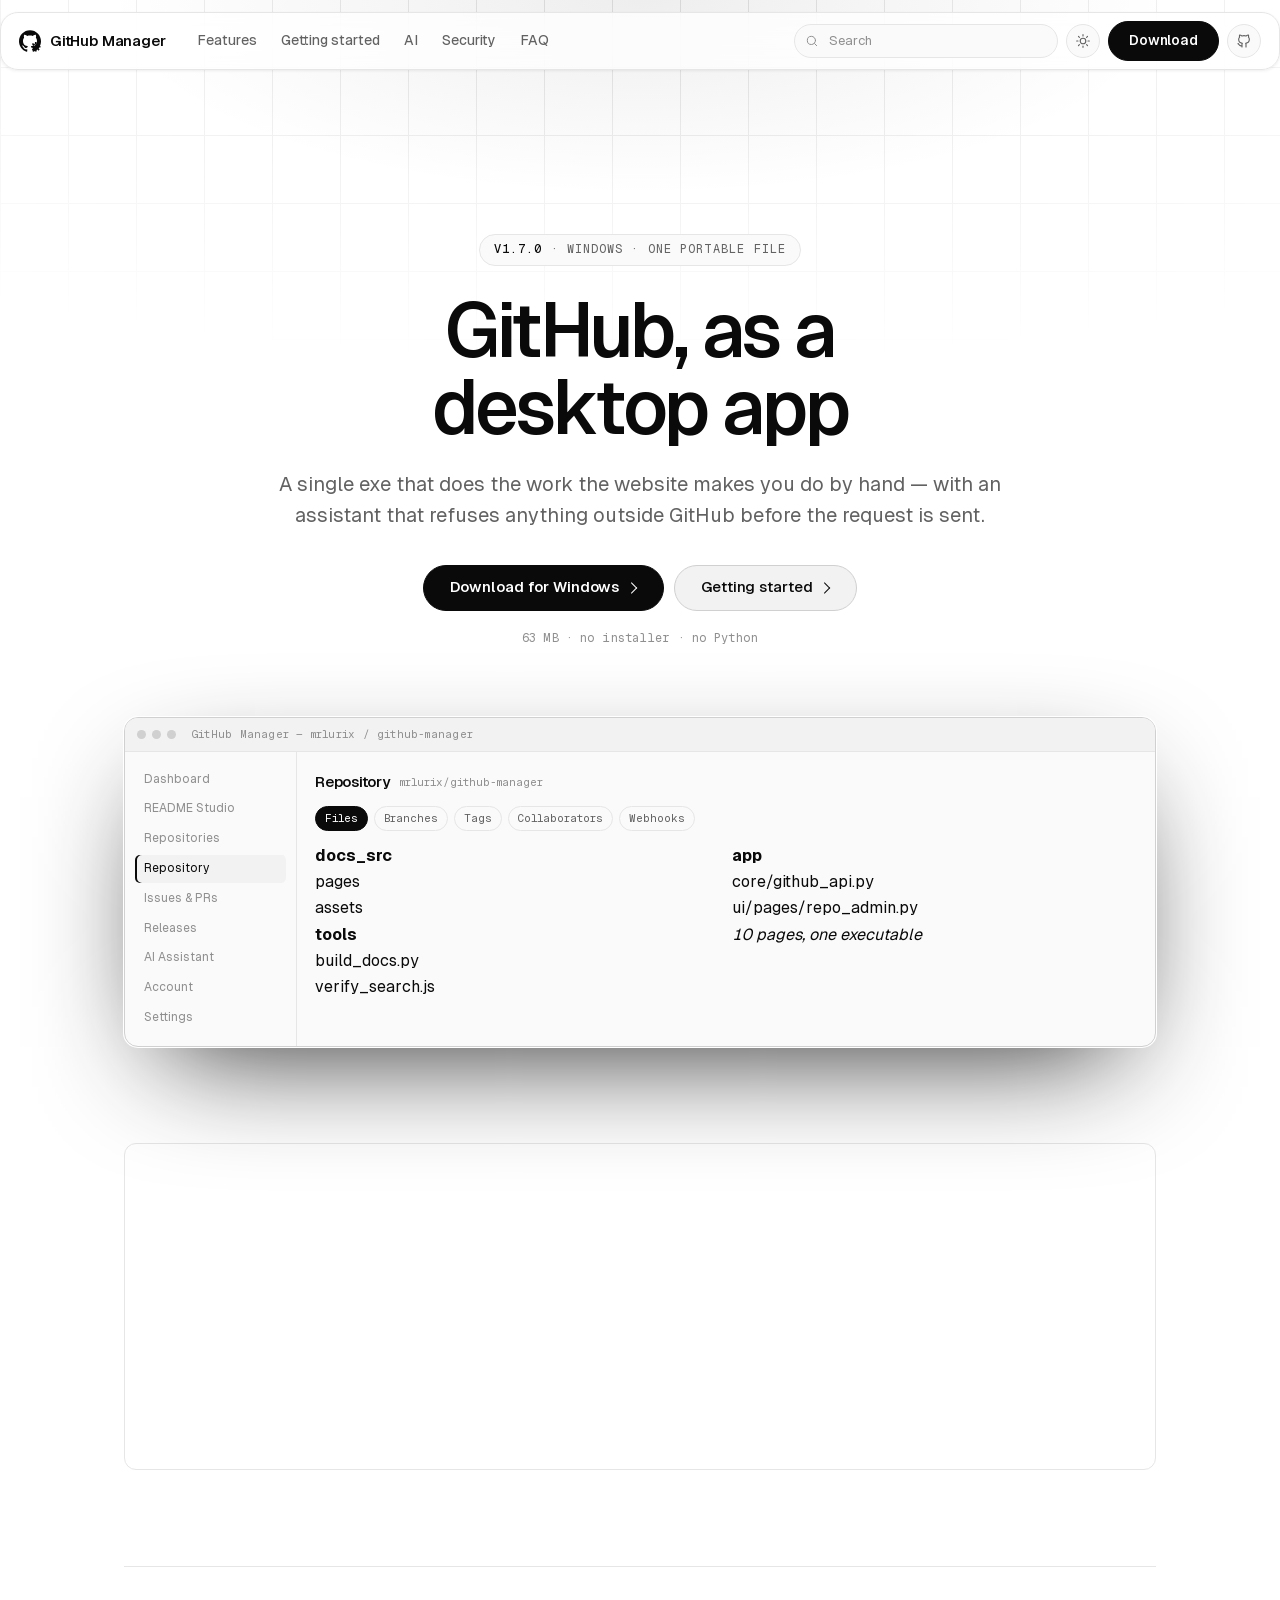
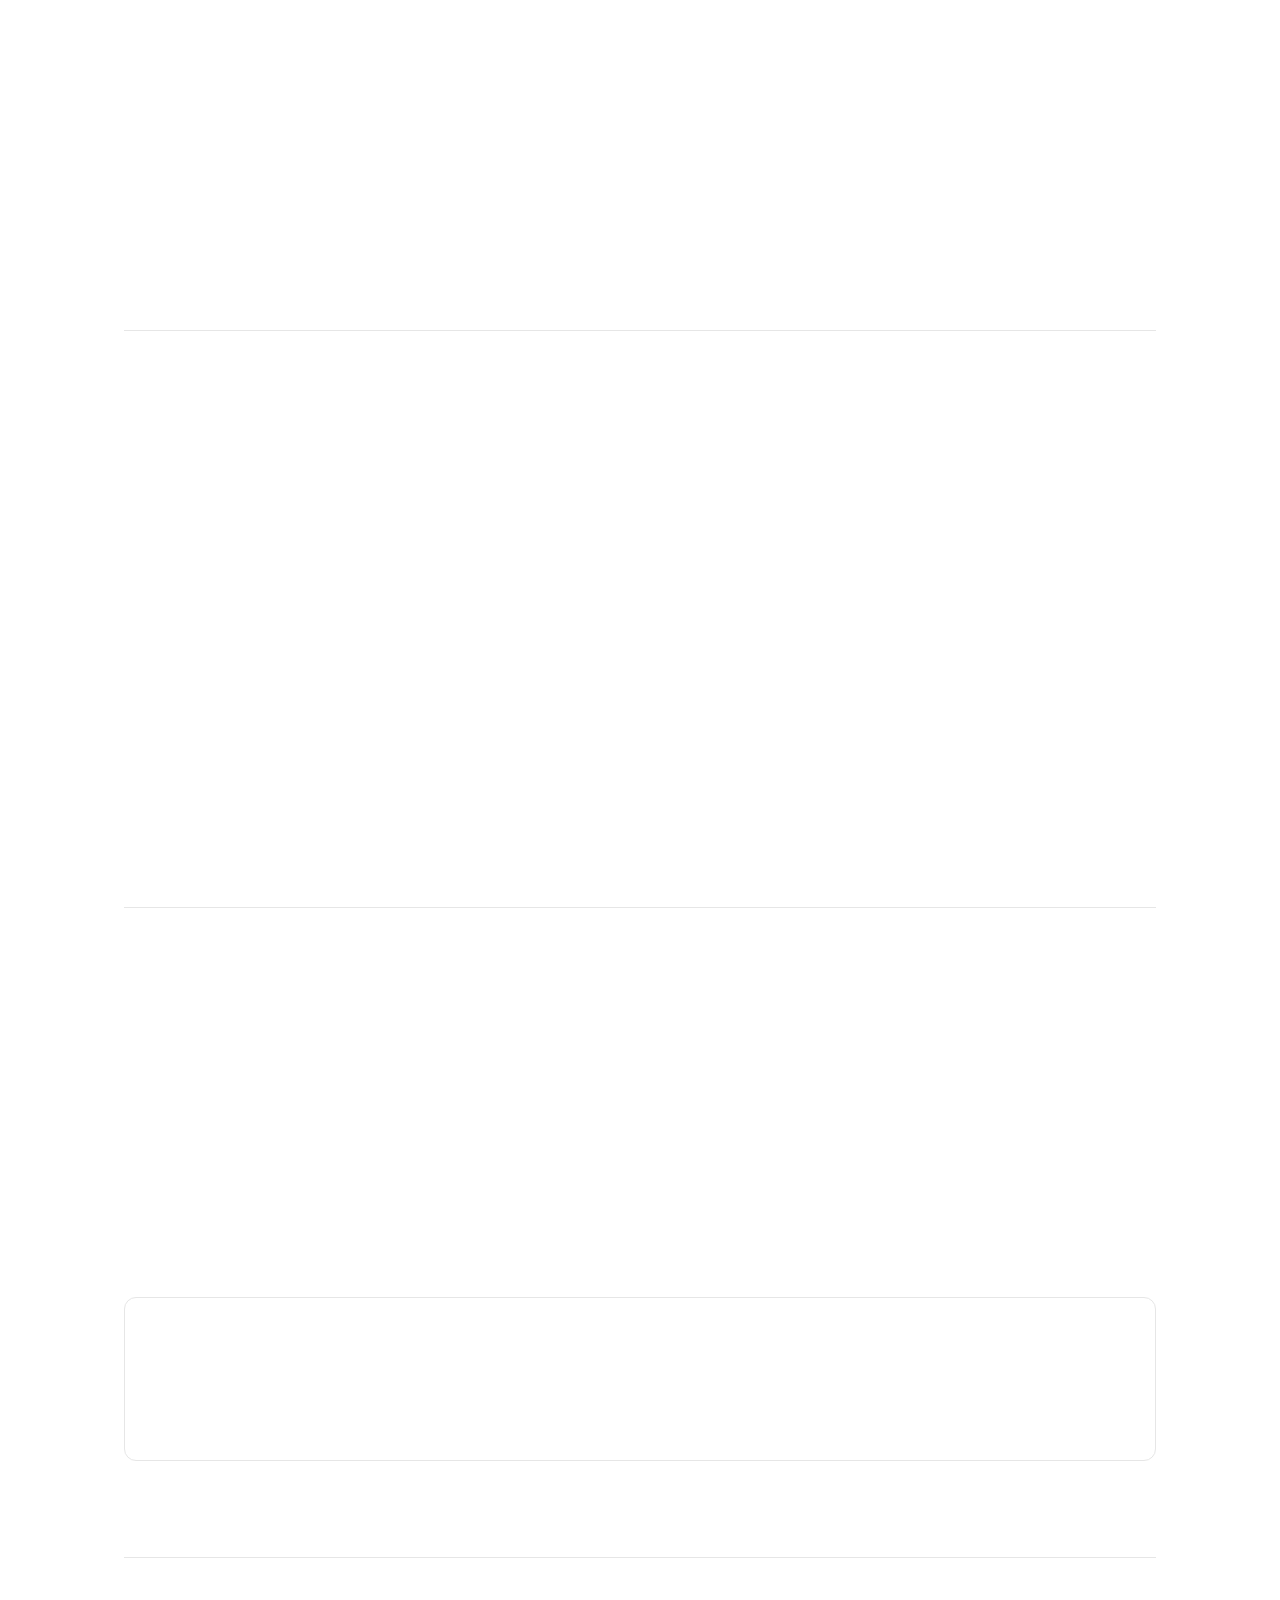
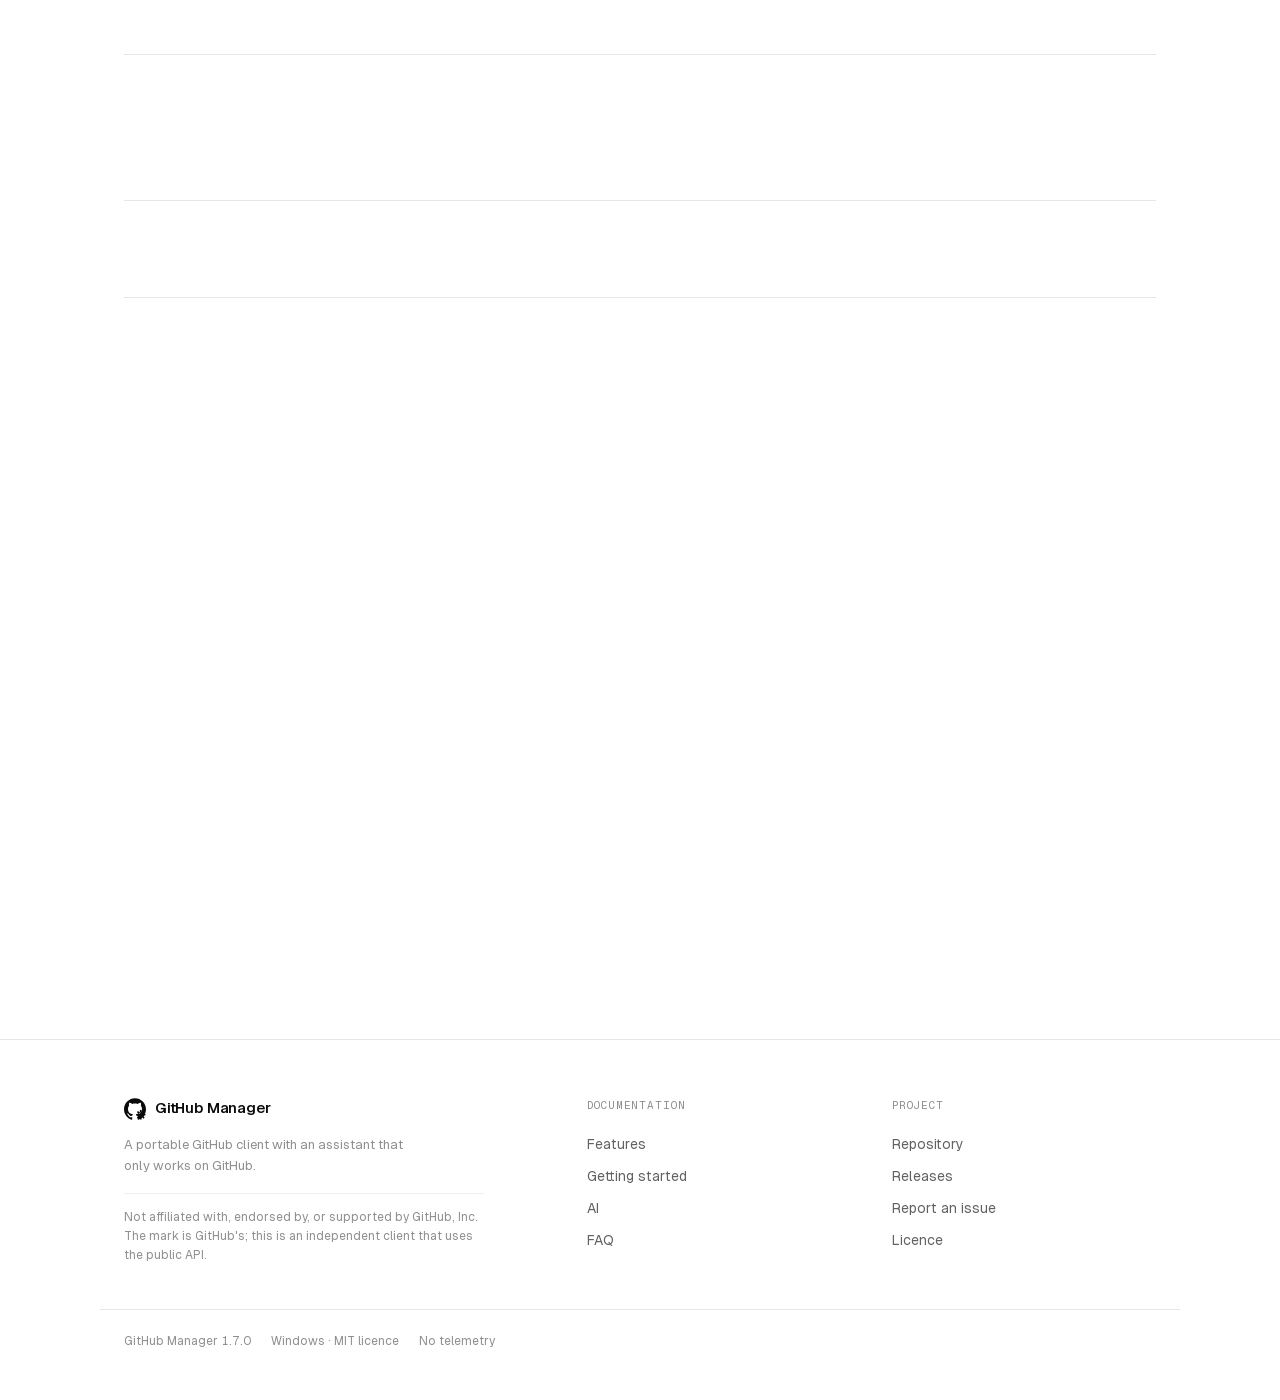
<file: docs/index.html>
<!DOCTYPE html>
<html lang="en" dir="ltr" class="gridfield">
<head>
<meta charset="utf-8">
<meta name="viewport" content="width=device-width, initial-scale=1">
<!-- Pages are served straight from this folder with no header of our own, so the
     policy travels with the document. It refuses inline script and event handler
     attributes even if something slipped past the body sanitiser, which is what
     turns a mistake in a markdown file into broken markup instead of a compromise.

     Two things this policy deliberately does NOT claim:

     'unsafe-inline' for style. It was here on the reasoning that markdown
     carries style attributes. The sanitiser has no "style" in _ALLOWED_ATTRS
     and no page in docs_src contains one, so it was pure concession. The
     check in check_no_inline_styles() fails the build if that ever stops
     being true.

     frame-ancestors 'none'. This is the one that matters, and it cannot be
     fixed here: CSP3 section 3.3 lists frame-ancestors among the directives
     that are not supported inside a <meta> element, so the browser discards
     it. Leaving it in the string read as protection that existed. Clickjacking
     against this site needs a real Content-Security-Policy response header,
     which GitHub Pages does not let a repository set. Until that changes the
     page is framable, and that is a property of the host, not a bug to
     patch around.

     img-src has no data:. Nothing on the site uses one, and _safe_src already
     refuses a data: source, so permitting it here only created a second,
     looser rule that disagreed with the first. -->
<meta http-equiv="Content-Security-Policy" content="default-src 'self'; script-src 'self'; style-src 'self'; font-src 'self'; img-src 'self'; connect-src 'self'; object-src 'none'; base-uri 'none'; form-action 'none'">
<meta name="referrer" content="strict-origin-when-cross-origin">
<title>GitHub Manager</title>
<meta name="description" content="A portable GitHub client for Windows, with an AI assistant that only ever works on GitHub.">
<link rel="canonical" href="https://mrlurix.github.io/github-manager/">
<link rel="stylesheet" href="assets/style.css">
<link rel="icon" href="assets/favicon.svg" type="image/svg+xml">
<link rel="preload" href="assets/fonts/Geist-Variable.woff2" as="font" type="font/woff2" crossorigin>
<meta property="og:type" content="website">
<meta property="og:title" content="GitHub Manager">
<meta property="og:description" content="A portable GitHub client for Windows, with an AI assistant that only ever works on GitHub.">
<meta property="og:image" content="https://opengraph.githubassets.com/1/github-manager">
<meta name="twitter:card" content="summary_large_image">
<meta name="theme-color" content="#000000" media="(prefers-color-scheme: dark)">
<meta name="theme-color" content="#ffffff" media="(prefers-color-scheme: light)">
</head>
<body>
<a class="skip" href="#main">Skip to content</a>

<header class="site-header">
  <div class="bar">
    <button class="icon-btn nav-toggle" id="navToggle" aria-label="Menu" aria-expanded="false">
      <svg viewBox="0 0 24 24" aria-hidden="true"><path d="M4 7h16M4 12h16M4 17h16"/></svg>
    </button>

    <a class="brand" href="index.html">
      <svg class="brand-mark" viewBox="0 0 24 24" aria-hidden="true"><path d="M12 .297c-6.63 0-12 5.373-12 12 0 5.303 3.438 9.8 8.205 11.385.6.113.82-.258.82-.577 0-.285-.01-1.04-.015-2.04-3.338.724-4.042-1.61-4.042-1.61C4.422 18.07 3.633 17.7 3.633 17.7c-1.087-.744.084-.729.084-.729 1.205.084 1.838 1.236 1.838 1.236 1.07 1.835 2.809 1.305 3.495.998.108-.776.417-1.305.76-1.605-2.665-.3-5.466-1.332-5.466-5.93 0-1.31.465-2.38 1.235-3.22-.135-.303-.54-1.523.105-3.176 0 0 1.005-.322 3.3 1.23.96-.267 1.98-.399 3-.405 1.02.006 2.04.138 3 .405 2.28-1.552 3.285-1.23 3.285-1.23.645 1.653.24 2.873.12 3.176.765.84 1.23 1.91 1.23 3.22 0 4.61-2.805 5.625-5.475 5.92.42.36.81 1.096.81 2.22 0 1.606-.015 2.896-.015 3.286 0 .315.21.69.825.57C20.565 22.092 24 17.592 24 12.297c0-6.627-5.373-12-12-12"/>
  <path d="M21.661 17.324L23.423 17.406L23.423 19.194L21.716 19.064L21.367 19.986L22.554 21.290L21.290 22.554L20.175 21.255L19.276 21.661L19.194 23.423L17.406 23.423L17.536 21.716L16.614 21.367L15.310 22.554L14.046 21.290L15.345 20.175L14.939 19.276L13.177 19.194L13.177 17.406L14.884 17.536L15.233 16.614L14.046 15.310L15.310 14.046L16.425 15.345L17.324 14.939L17.406 13.177L19.194 13.177L19.064 14.884L19.986 15.233L21.290 14.046L22.554 15.310L21.255 16.425ZM15.700 18.300A2.600 2.600 0 1 0 20.900 18.300A2.600 2.600 0 1 0 15.700 18.300Z" fill="currentColor" fill-rule="evenodd"/></svg>
      <span>GitHub&nbsp;Manager</span>
    </a>

    <nav class="top-nav" aria-label="Sections"><a href="features.html">Features</a><a href="install.html">Getting started</a><a href="ai.html">AI</a><a href="security.html">Security</a><a href="faq.html">FAQ</a></nav>

    <div class="tools">
      <button class="search-icon-button" id="searchToggle" aria-label="Search" aria-expanded="false">
        <svg viewBox="0 0 24 24" aria-hidden="true">
          <circle cx="11" cy="11" r="7"/><path d="M20 20l-3.5-3.5"/>
        </svg>
      </button>
      <div class="search" role="search">
        <svg class="search-icon" viewBox="0 0 24 24" aria-hidden="true">
          <circle cx="11" cy="11" r="7"/><path d="M20 20l-3.5-3.5"/>
        </svg>
        <input id="searchInput" type="search" placeholder="Search"
               autocomplete="off" aria-label="Search the documentation" aria-controls="searchResults">
        <div class="results" id="searchResults" hidden></div>
      </div>

      <button class="icon-btn" id="themeToggle" aria-label="Switch between dark and light">
        <svg class="i-sun" viewBox="0 0 24 24" aria-hidden="true">
          <circle cx="12" cy="12" r="4.2"/>
          <path d="M12 2.5v2M12 19.5v2M2.5 12h2M19.5 12h2M5.2 5.2l1.4 1.4M17.4 17.4l1.4 1.4M18.8 5.2l-1.4 1.4M6.6 17.4l-1.4 1.4"/>
        </svg>
        <svg class="i-moon" viewBox="0 0 24 24" aria-hidden="true">
          <path d="M20 14.5A8.5 8.5 0 0 1 9.5 4a8.5 8.5 0 1 0 10.5 10.5z"/>
        </svg>
      </button>

      <a class="btn btn-primary" href="https://github.com/mrlurix/github-manager/releases/latest/download/GitHubManager.exe" target="_blank" rel="noopener noreferrer">Download</a>
      <a class="icon-btn" href="https://github.com/mrlurix/github-manager" target="_blank" rel="noopener noreferrer" aria-label="Repository on GitHub">
        <svg viewBox="0 0 24 24" aria-hidden="true">
          <path d="M9 19c-4.3 1.4-4.3-2.5-6-3m12 5v-3.5c0-1 .1-1.4-.5-2 2.8-.3 5.5-1.4 5.5-6a4.6 4.6 0 0 0-1.3-3.2 4.2 4.2 0 0 0-.1-3.2s-1.1-.3-3.5 1.3a12 12 0 0 0-6.2 0C6.6 2.8 5.5 3.1 5.5 3.1a4.2 4.2 0 0 0-.1 3.2A4.6 4.6 0 0 0 4 9.5c0 4.6 2.7 5.7 5.5 6-.6.6-.6 1.2-.5 2V21"/>
        </svg>
      </a>
    </div>
  </div>
  <div class="progress" role="presentation"></div>
</header>

<main id="main">
<div class="marketing">
<div class="hero">
  <p class="eyebrow" data-reveal="scale"><b>v1.7.0</b> · Windows · one portable file</p>
  <h1 data-reveal="scale">GitHub, as a desktop app</h1>
  <p class="lede" data-reveal="scale">
    A single exe that does the work the website makes you do by hand — with an
    assistant that refuses anything outside GitHub before the request is sent.
  </p>
  <div class="cta-row" data-reveal="scale" data-stagger="1">
    <a class="btn btn-primary" href="https://github.com/mrlurix/github-manager/releases/latest" target="_blank" rel="noopener noreferrer">
      Download for Windows <span class="btn-arrow"></span>
    </a>
    <a class="btn btn-solid" href="install.html" target="_blank" rel="noopener noreferrer">
      Getting started <span class="btn-arrow"></span>
    </a>
  </div>
  <p class="hero-note" data-reveal="fade">63 MB · no installer · no Python</p>
</div>
<div class="shot" data-reveal="scale">
  <div class="shot-bar">
    <span class="shot-dot"></span><span class="shot-dot"></span><span class="shot-dot"></span>
    <span class="shot-title">GitHub Manager — mrlurix / github-manager</span>
  </div>
  <div class="shot-body">
    <div class="shot-nav">
      <i>Dashboard</i>
      <i>README Studio</i>
      <i>Repositories</i>
      <i class="on">Repository</i>
      <i>Issues &amp; PRs</i>
      <i>Releases</i>
      <i>AI Assistant</i>
      <i>Account</i>
      <i>Settings</i>
    </div>
    <div class="shot-main">
      <div class="shot-row">
        <span class="shot-h">Repository</span>
        <span class="shot-p">mrlurix/github-manager</span>
      </div>
      <div class="shot-chips">
        <span class="shot-chip on">Files</span>
        <span class="shot-chip">Branches</span>
        <span class="shot-chip">Tags</span>
        <span class="shot-chip">Collaborators</span>
        <span class="shot-chip">Webhooks</span>
      </div>
      <div class="shot-split">
        <div class="shot-pane">
          <b>docs_src</b><br>
          pages<br>
          assets<br>
          <b>tools</b><br>
          build_docs.py<br>
          verify_search.js
        </div>
        <div class="shot-pane">
          <b>app</b><br>
          core/github_api.py<br>
          ui/pages/repo_admin.py<br>
          <em>10 pages, one executable</em>
        </div>
      </div>
    </div>
  </div>
</div>
<section class="section">
  <div class="bento">
    <div data-reveal data-stagger="1">
      <h3>README Studio</h3>
      <p>A README written from the real repository — its tree, its languages, its topics — refined on request and committed once you approve.</p>
    </div>
    <div data-reveal data-stagger="1">
      <h3>Repositories</h3>
      <p>Create, edit, archive, fork and star, with files attached at creation and removable afterwards.</p>
    </div>
    <div data-reveal data-stagger="1">
      <h3>Inside one</h3>
      <p>Browse the file tree, create branches, read tags, set collaborator permissions, inspect webhooks.</p>
    </div>
    <div data-reveal data-stagger="1">
      <h3>Issues &amp; PRs</h3>
      <p>Draft an issue, triage a whole queue at once, reply to review comments, close and reopen.</p>
    </div>
    <div data-reveal data-stagger="1">
      <h3>Releases</h3>
      <p>Raw commits turned into release notes, with Conventional Commit messages and branch names.</p>
    </div>
    <div data-reveal data-stagger="1">
      <h3>Scoping</h3>
      <p>Off-topic requests are refused before they reach the model, not after the answer comes back.</p>
    </div>
  </div>
</section>
<section class="section section-rule">
  <div class="section-head" data-reveal>
    <p class="eyebrow">How it works</p>
    <h2>Four steps, then you never touch the website again</h2>
    <p>
      The token decides what it can reach. Nothing else about your account is
      touched, and every write is confirmed before it happens.
    </p>
  </div>
  <div class="steps">
    <div class="step" data-reveal data-stagger="1">
      <div>
        <h3>Connect a token</h3>
        <p>A fine-grained personal access token. Encrypted with Windows DPAPI the moment you paste it, and readable by nothing but this app on your account.</p>
      </div>
    </div>
    <div class="step" data-reveal data-stagger="1">
      <div>
        <h3>Point it at a model</h3>
        <p>Any OpenAI-compatible endpoint — OpenAI, OpenRouter, Groq, Together, Ollama, LM Studio. A local model needs no key and the app works offline.</p>
      </div>
    </div>
    <div class="step" data-reveal data-stagger="1">
      <div>
        <h3>Ask for the work</h3>
        <p>Write a README, triage the issue queue, turn forty commits into release notes. The model sees the repository, not a guess about it.</p>
      </div>
    </div>
    <div class="step" data-reveal data-stagger="1">
      <div>
        <h3>Review, then commit</h3>
        <p>Every write shows you the file, the branch and the message first. Nothing lands on GitHub that you have not seen.</p>
      </div>
    </div>
  </div>
</section>
<section class="section section-rule">
  <div class="section-head" data-reveal>
    <p class="eyebrow">The assistant's boundary</p>
    <h2>It will not answer anything that is not about GitHub</h2>
    <p>
      Not a preference — an enforcement. The request is classified before it is
      sent, so a question about recipes or share prices never costs you a token
      and never comes back with a confident wrong answer.
    </p>
  </div>
  <div class="bento">
    <div data-reveal data-stagger="1">
      <span class="bento-num">Layer 01</span>
      <h3>Before the request</h3>
      <p>The prompt is classified on your machine. Off-topic and it is dropped there.</p>
    </div>
    <div data-reveal data-stagger="1">
      <span class="bento-num">Layer 02</span>
      <h3>In the system prompt</h3>
      <p>The model is told the boundary in the same words every time, so it does not drift.</p>
    </div>
    <div data-reveal data-stagger="1">
      <span class="bento-num">Layer 03</span>
      <h3>On the answer</h3>
      <p>What comes back is checked too. A refusal is shown as a refusal, not as a blank.</p>
    </div>
  </div>
</section>
<section class="section section-rule">
  <div class="facts">
    <div class="fact" data-reveal data-stagger="1">
      <b data-count="63" data-count-suffix=" MB">63 MB</b>
      <span>One file, no installer, no runtime</span>
    </div>
    <div class="fact" data-reveal data-stagger="1">
      <b data-count="10">10</b>
      <span>Pages covering the whole of GitHub</span>
    </div>
    <div class="fact" data-reveal data-stagger="1">
      <b data-count="0">0</b>
      <span>Telemetry, analytics or crash reporting</span>
    </div>
    <div class="fact" data-reveal data-stagger="1">
      <b data-count="2">2</b>
      <span>Hosts it will ever talk to: GitHub and your model</span>
    </div>
  </div>
</section>
<section class="section section-rule">
  <div class="section-head" data-reveal>
    <p class="eyebrow">What it will not do</p>
    <h2>Said plainly, so you are not looking for it</h2>
    <p>
      The scope limit is a feature. These limits are the same kind of thing —
      stated rather than discovered.
    </p>
  </div>
  <div class="callout" data-reveal>
    <p>
      <span class="pill pill-ok">Scope enforced before sending</span>
      <span class="pill">Runs offline with a local model</span>
      <span class="pill">No telemetry</span>
    </p>
    <p>
      It will not manage SSH keys, create OAuth apps, or edit webhooks — a hook
      you added here would start firing at a server you do not control.
    </p>
  </div>
  <div class="cta-row" data-reveal>
    <a class="btn btn-primary" href="https://github.com/mrlurix/github-manager/releases/latest" target="_blank" rel="noopener noreferrer">
      Download for Windows <span class="btn-arrow"></span>
    </a>
    <a class="btn btn-solid" href="features.html" target="_blank" rel="noopener noreferrer">
      Read the features <span class="btn-arrow"></span>
    </a>
  </div>
</section>
</div>
</main>

<footer class="site-foot">
  <div class="foot-grid">
    <div class="foot-brand">
      <a class="brand" href="index.html">
        <svg class="brand-mark" viewBox="0 0 24 24" aria-hidden="true"><path d="M12 .297c-6.63 0-12 5.373-12 12 0 5.303 3.438 9.8 8.205 11.385.6.113.82-.258.82-.577 0-.285-.01-1.04-.015-2.04-3.338.724-4.042-1.61-4.042-1.61C4.422 18.07 3.633 17.7 3.633 17.7c-1.087-.744.084-.729.084-.729 1.205.084 1.838 1.236 1.838 1.236 1.07 1.835 2.809 1.305 3.495.998.108-.776.417-1.305.76-1.605-2.665-.3-5.466-1.332-5.466-5.93 0-1.31.465-2.38 1.235-3.22-.135-.303-.54-1.523.105-3.176 0 0 1.005-.322 3.3 1.23.96-.267 1.98-.399 3-.405 1.02.006 2.04.138 3 .405 2.28-1.552 3.285-1.23 3.285-1.23.645 1.653.24 2.873.12 3.176.765.84 1.23 1.91 1.23 3.22 0 4.61-2.805 5.625-5.475 5.92.42.36.81 1.096.81 2.22 0 1.606-.015 2.896-.015 3.286 0 .315.21.69.825.57C20.565 22.092 24 17.592 24 12.297c0-6.627-5.373-12-12-12"/>
  <path d="M21.661 17.324L23.423 17.406L23.423 19.194L21.716 19.064L21.367 19.986L22.554 21.290L21.290 22.554L20.175 21.255L19.276 21.661L19.194 23.423L17.406 23.423L17.536 21.716L16.614 21.367L15.310 22.554L14.046 21.290L15.345 20.175L14.939 19.276L13.177 19.194L13.177 17.406L14.884 17.536L15.233 16.614L14.046 15.310L15.310 14.046L16.425 15.345L17.324 14.939L17.406 13.177L19.194 13.177L19.064 14.884L19.986 15.233L21.290 14.046L22.554 15.310L21.255 16.425ZM15.700 18.300A2.600 2.600 0 1 0 20.900 18.300A2.600 2.600 0 1 0 15.700 18.300Z" fill="currentColor" fill-rule="evenodd"/></svg>
        <span>GitHub&nbsp;Manager</span>
      </a>
      <p>A portable GitHub client with an assistant that only works on GitHub.</p>
      <p class="unofficial">
        Not affiliated with, endorsed by, or supported by GitHub, Inc. The mark
        is GitHub's; this is an independent client that uses the public API.
      </p>
    </div>
    <div class="foot-col"><h4>Documentation</h4><a href="features.html">Features</a><a href="install.html">Getting started</a><a href="ai.html">AI</a><a href="faq.html">FAQ</a></div><div class="foot-col"><h4>Project</h4><a href="https://github.com/mrlurix/github-manager" target="_blank" rel="noopener noreferrer">Repository</a><a href="https://github.com/mrlurix/github-manager/releases/latest" target="_blank" rel="noopener noreferrer">Releases</a><a href="https://github.com/mrlurix/github-manager/issues" target="_blank" rel="noopener noreferrer">Report an issue</a><a href="https://github.com/mrlurix/github-manager/blob/main/LICENSE" target="_blank" rel="noopener noreferrer">Licence</a></div>
  </div>
  <div class="foot-base">
    <span>GitHub Manager 1.7.0</span>
    <span>Windows &middot; MIT licence</span>
    <span>No telemetry</span>
  </div>
</footer>

<script src="assets/search.js"></script>
<script src="assets/motion.js"></script>
<script src="assets/app.js"></script>
</body>
</html>
</file>
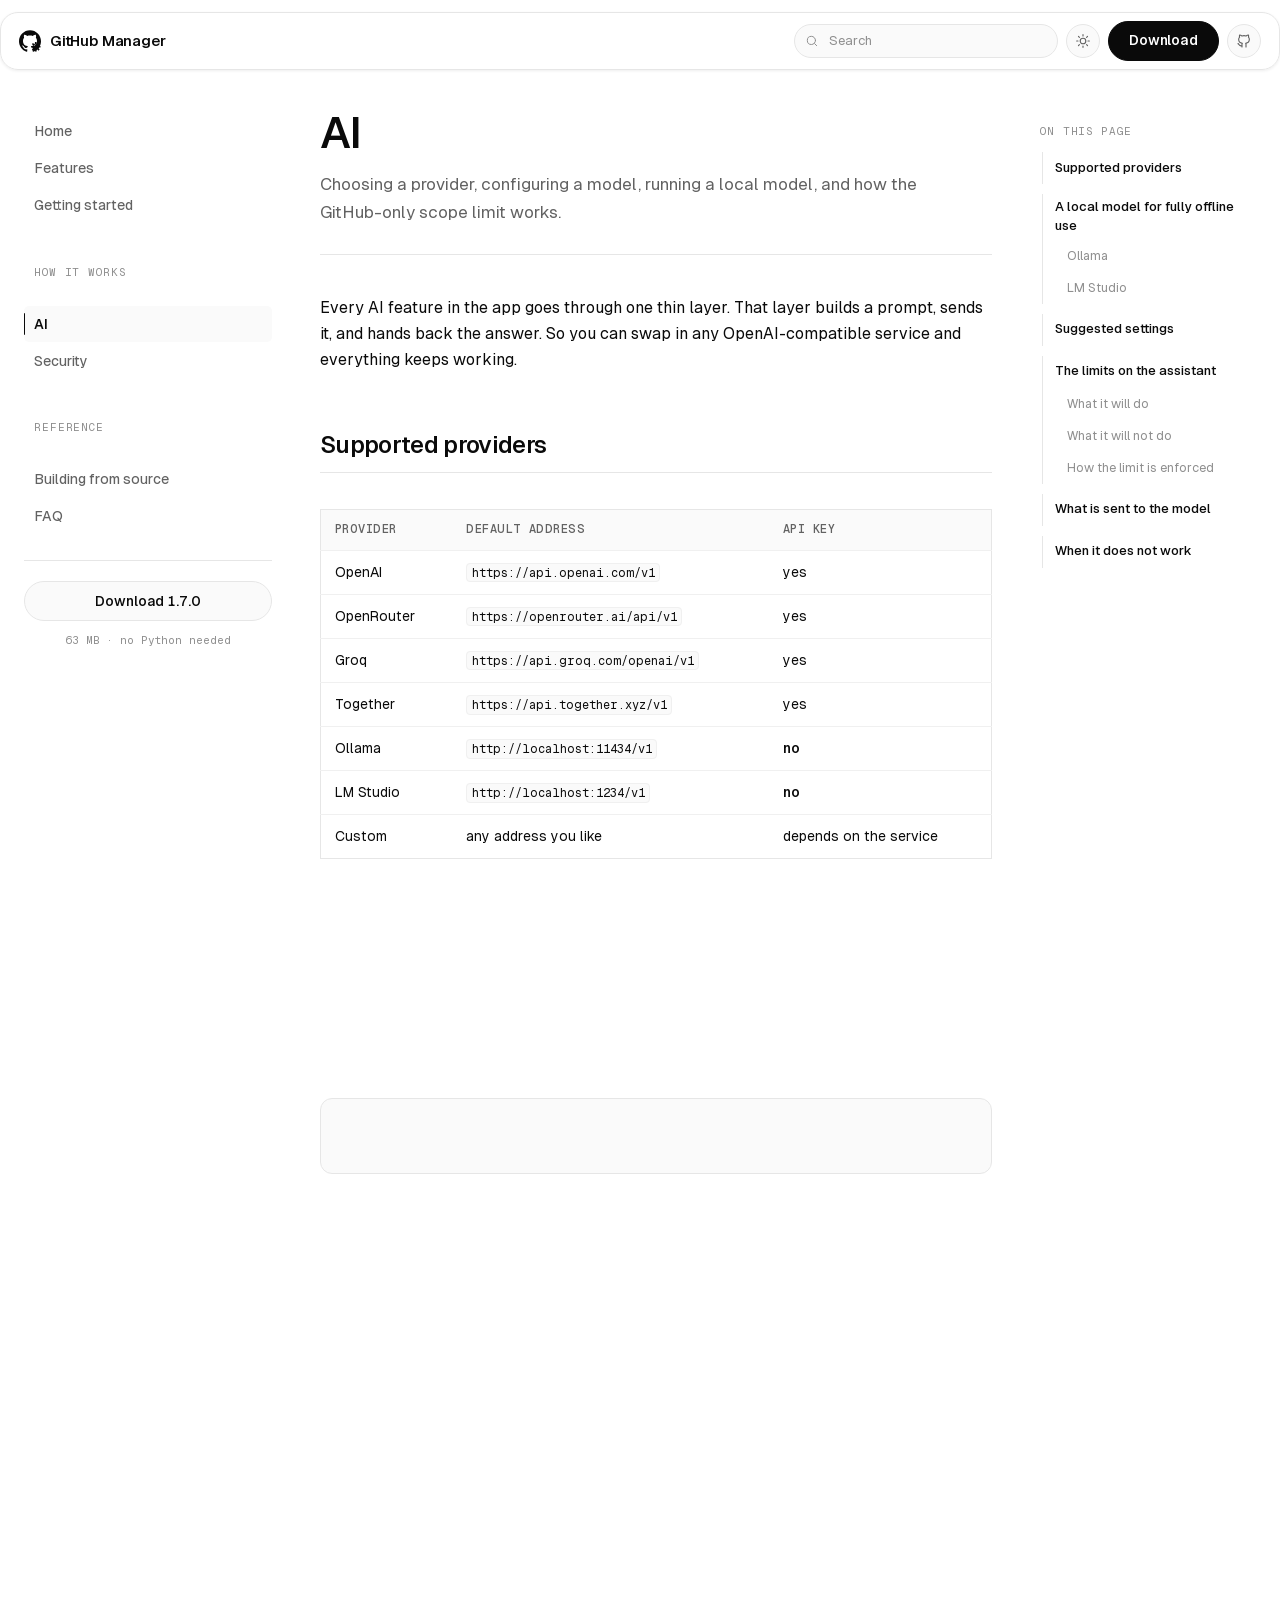
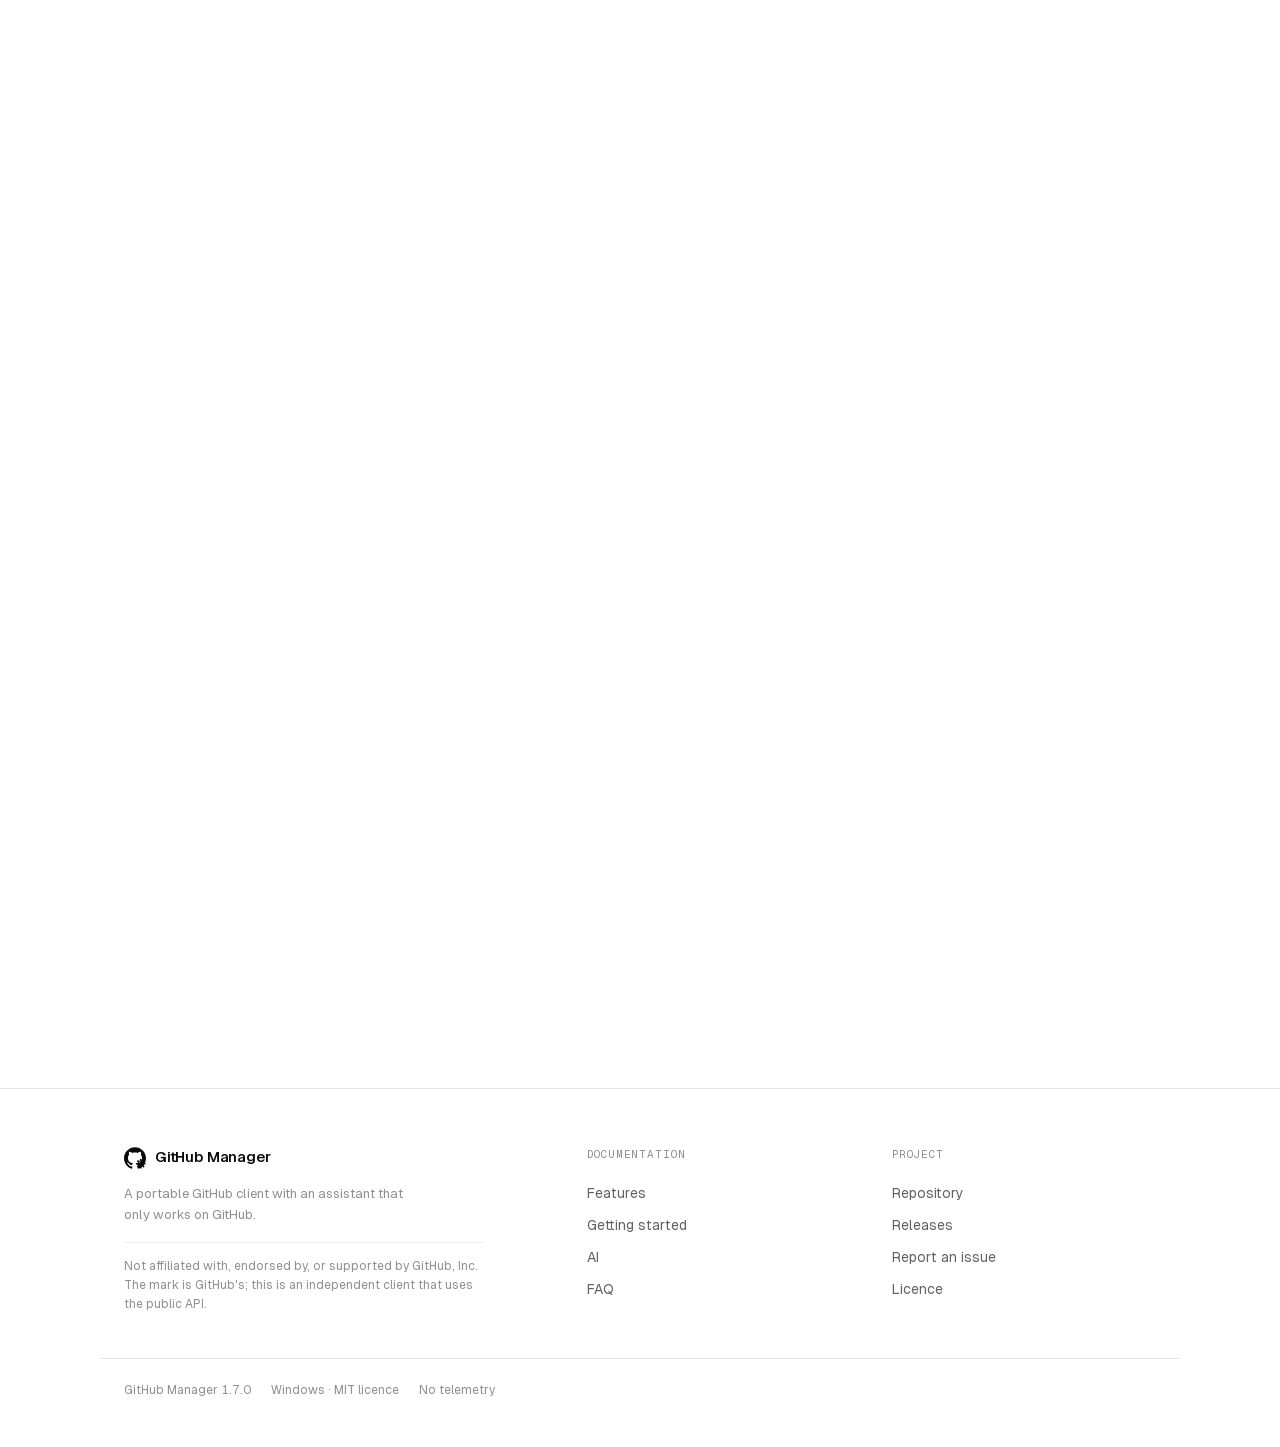
<file: docs/ai.html>
<!DOCTYPE html>
<html lang="en" dir="ltr">
<head>
<meta charset="utf-8">
<meta name="viewport" content="width=device-width, initial-scale=1">
<!-- Pages are served straight from this folder with no header of our own, so the
     policy travels with the document. It refuses inline script and event handler
     attributes even if something slipped past the body sanitiser, which is what
     turns a mistake in a markdown file into broken markup instead of a compromise.

     Two things this policy deliberately does NOT claim:

     'unsafe-inline' for style. It was here on the reasoning that markdown
     carries style attributes. The sanitiser has no "style" in _ALLOWED_ATTRS
     and no page in docs_src contains one, so it was pure concession. The
     check in check_no_inline_styles() fails the build if that ever stops
     being true.

     frame-ancestors 'none'. This is the one that matters, and it cannot be
     fixed here: CSP3 section 3.3 lists frame-ancestors among the directives
     that are not supported inside a <meta> element, so the browser discards
     it. Leaving it in the string read as protection that existed. Clickjacking
     against this site needs a real Content-Security-Policy response header,
     which GitHub Pages does not let a repository set. Until that changes the
     page is framable, and that is a property of the host, not a bug to
     patch around.

     img-src has no data:. Nothing on the site uses one, and _safe_src already
     refuses a data: source, so permitting it here only created a second,
     looser rule that disagreed with the first. -->
<meta http-equiv="Content-Security-Policy" content="default-src 'self'; script-src 'self'; style-src 'self'; font-src 'self'; img-src 'self'; connect-src 'self'; object-src 'none'; base-uri 'none'; form-action 'none'">
<meta name="referrer" content="strict-origin-when-cross-origin">
<title>AI · GitHub Manager</title>
<meta name="description" content="Choosing a provider, configuring a model, running a local model, and how the GitHub-only scope limit works.">
<link rel="canonical" href="https://mrlurix.github.io/github-manager/ai.html">
<link rel="stylesheet" href="assets/style.css">
<link rel="icon" href="assets/favicon.svg" type="image/svg+xml">
<link rel="preload" href="assets/fonts/Geist-Variable.woff2" as="font" type="font/woff2" crossorigin>
<meta property="og:type" content="website">
<meta property="og:title" content="AI · GitHub Manager">
<meta property="og:description" content="Choosing a provider, configuring a model, running a local model, and how the GitHub-only scope limit works.">
<meta property="og:image" content="https://opengraph.githubassets.com/1/github-manager">
<meta name="twitter:card" content="summary_large_image">
<meta name="theme-color" content="#000000" media="(prefers-color-scheme: dark)">
<meta name="theme-color" content="#ffffff" media="(prefers-color-scheme: light)">
</head>
<body>
<a class="skip" href="#main">Skip to content</a>

<header class="site-header">
  <div class="bar">
    <button class="icon-btn nav-toggle" id="navToggle" aria-label="Menu" aria-expanded="false">
      <svg viewBox="0 0 24 24" aria-hidden="true"><path d="M4 7h16M4 12h16M4 17h16"/></svg>
    </button>

    <a class="brand" href="index.html">
      <svg class="brand-mark" viewBox="0 0 24 24" aria-hidden="true"><path d="M12 .297c-6.63 0-12 5.373-12 12 0 5.303 3.438 9.8 8.205 11.385.6.113.82-.258.82-.577 0-.285-.01-1.04-.015-2.04-3.338.724-4.042-1.61-4.042-1.61C4.422 18.07 3.633 17.7 3.633 17.7c-1.087-.744.084-.729.084-.729 1.205.084 1.838 1.236 1.838 1.236 1.07 1.835 2.809 1.305 3.495.998.108-.776.417-1.305.76-1.605-2.665-.3-5.466-1.332-5.466-5.93 0-1.31.465-2.38 1.235-3.22-.135-.303-.54-1.523.105-3.176 0 0 1.005-.322 3.3 1.23.96-.267 1.98-.399 3-.405 1.02.006 2.04.138 3 .405 2.28-1.552 3.285-1.23 3.285-1.23.645 1.653.24 2.873.12 3.176.765.84 1.23 1.91 1.23 3.22 0 4.61-2.805 5.625-5.475 5.92.42.36.81 1.096.81 2.22 0 1.606-.015 2.896-.015 3.286 0 .315.21.69.825.57C20.565 22.092 24 17.592 24 12.297c0-6.627-5.373-12-12-12"/>
  <path d="M21.661 17.324L23.423 17.406L23.423 19.194L21.716 19.064L21.367 19.986L22.554 21.290L21.290 22.554L20.175 21.255L19.276 21.661L19.194 23.423L17.406 23.423L17.536 21.716L16.614 21.367L15.310 22.554L14.046 21.290L15.345 20.175L14.939 19.276L13.177 19.194L13.177 17.406L14.884 17.536L15.233 16.614L14.046 15.310L15.310 14.046L16.425 15.345L17.324 14.939L17.406 13.177L19.194 13.177L19.064 14.884L19.986 15.233L21.290 14.046L22.554 15.310L21.255 16.425ZM15.700 18.300A2.600 2.600 0 1 0 20.900 18.300A2.600 2.600 0 1 0 15.700 18.300Z" fill="currentColor" fill-rule="evenodd"/></svg>
      <span>GitHub&nbsp;Manager</span>
    </a>

    <nav class="top-nav" aria-label="Sections"></nav>

    <div class="tools">
      <button class="search-icon-button" id="searchToggle" aria-label="Search" aria-expanded="false">
        <svg viewBox="0 0 24 24" aria-hidden="true">
          <circle cx="11" cy="11" r="7"/><path d="M20 20l-3.5-3.5"/>
        </svg>
      </button>
      <div class="search" role="search">
        <svg class="search-icon" viewBox="0 0 24 24" aria-hidden="true">
          <circle cx="11" cy="11" r="7"/><path d="M20 20l-3.5-3.5"/>
        </svg>
        <input id="searchInput" type="search" placeholder="Search"
               autocomplete="off" aria-label="Search the documentation" aria-controls="searchResults">
        <div class="results" id="searchResults" hidden></div>
      </div>

      <button class="icon-btn" id="themeToggle" aria-label="Switch between dark and light">
        <svg class="i-sun" viewBox="0 0 24 24" aria-hidden="true">
          <circle cx="12" cy="12" r="4.2"/>
          <path d="M12 2.5v2M12 19.5v2M2.5 12h2M19.5 12h2M5.2 5.2l1.4 1.4M17.4 17.4l1.4 1.4M18.8 5.2l-1.4 1.4M6.6 17.4l-1.4 1.4"/>
        </svg>
        <svg class="i-moon" viewBox="0 0 24 24" aria-hidden="true">
          <path d="M20 14.5A8.5 8.5 0 0 1 9.5 4a8.5 8.5 0 1 0 10.5 10.5z"/>
        </svg>
      </button>

      <a class="btn btn-primary" href="https://github.com/mrlurix/github-manager/releases/latest/download/GitHubManager.exe" target="_blank" rel="noopener noreferrer">Download</a>
      <a class="icon-btn" href="https://github.com/mrlurix/github-manager" target="_blank" rel="noopener noreferrer" aria-label="Repository on GitHub">
        <svg viewBox="0 0 24 24" aria-hidden="true">
          <path d="M9 19c-4.3 1.4-4.3-2.5-6-3m12 5v-3.5c0-1 .1-1.4-.5-2 2.8-.3 5.5-1.4 5.5-6a4.6 4.6 0 0 0-1.3-3.2 4.2 4.2 0 0 0-.1-3.2s-1.1-.3-3.5 1.3a12 12 0 0 0-6.2 0C6.6 2.8 5.5 3.1 5.5 3.1a4.2 4.2 0 0 0-.1 3.2A4.6 4.6 0 0 0 4 9.5c0 4.6 2.7 5.7 5.5 6-.6.6-.6 1.2-.5 2V21"/>
        </svg>
      </a>
    </div>
  </div>
  <div class="progress" role="presentation"></div>
</header>

<div class="shell">
<aside class="rail" id="rail">
    <nav class="rail-nav" aria-label="Documentation"><a class="rail-link" href="index.html">Home</a><a class="rail-link" href="features.html">Features</a><a class="rail-link" href="install.html">Getting started</a><p class="rail-caption">How it works</p><a class="rail-link is-active" href="ai.html" aria-current="page">AI</a><a class="rail-link" href="security.html">Security</a><p class="rail-caption">Reference</p><a class="rail-link" href="build.html">Building from source</a><a class="rail-link" href="faq.html">FAQ</a></nav>
    <div class="rail-foot">
      <a class="btn" href="https://github.com/mrlurix/github-manager/releases/latest/download/GitHubManager.exe" target="_blank" rel="noopener noreferrer">Download 1.7.0</a>
      <p>63 MB &middot; no Python needed</p>
    </div>
  </aside>

  <main id="main" class="content">
<header class="doc-head"><h1>AI</h1><p>Choosing a provider, configuring a model, running a local model, and how the GitHub-only scope limit works.</p></header>
<p data-reveal data-stagger="1">Every AI feature in the app goes through one thin layer. That layer builds a
prompt, sends it, and hands back the answer. So you can swap in any
OpenAI-compatible service and everything keeps working.</p>
<h2 id="supported-providers" data-reveal>Supported providers</h2>
<div class="scroll-x"><table data-reveal data-stagger="1">
<thead>
<tr>
<th>Provider</th>
<th>Default address</th>
<th>API key</th>
</tr>
</thead>
<tbody>
<tr>
<td>OpenAI</td>
<td><code>https://api.openai.com/v1</code></td>
<td>yes</td>
</tr>
<tr>
<td>OpenRouter</td>
<td><code>https://openrouter.ai/api/v1</code></td>
<td>yes</td>
</tr>
<tr>
<td>Groq</td>
<td><code>https://api.groq.com/openai/v1</code></td>
<td>yes</td>
</tr>
<tr>
<td>Together</td>
<td><code>https://api.together.xyz/v1</code></td>
<td>yes</td>
</tr>
<tr>
<td>Ollama</td>
<td><code>http://localhost:11434/v1</code></td>
<td><strong>no</strong></td>
</tr>
<tr>
<td>LM Studio</td>
<td><code>http://localhost:1234/v1</code></td>
<td><strong>no</strong></td>
</tr>
<tr>
<td>Custom</td>
<td>any address you like</td>
<td>depends on the service</td>
</tr>
</tbody>
</table></div>
<h2 id="a-local-model-for-fully-offline-use" data-reveal>A local model for fully offline use</h2>
<p data-reveal data-stagger="1">If nothing should leave your machine, this is the way.</p>
<h3 id="ollama" data-reveal>Ollama</h3>
<pre><code data-reveal data-stagger="1" class="language-bash">ollama pull llama3.1
ollama pull qwen2.5
</code></pre>
<p data-reveal data-stagger="1">Then in the app:</p>
<ol data-reveal data-stagger="1">
<li>Set the provider to <strong>Ollama</strong></li>
<li>Use the model name exactly as you pulled it, for example <code>llama3.1</code></li>
<li>Leave the API key <strong>empty</strong></li>
<li>Click <strong>Test connection</strong></li>
</ol>
<h3 id="lm-studio" data-reveal>LM Studio</h3>
<ol data-reveal data-stagger="1">
<li>Download a model in LM Studio and load it</li>
<li>Start the local server</li>
<li>Set the provider to <strong>LM Studio</strong> and click <strong>Test connection</strong></li>
</ol>
<blockquote data-reveal data-stagger="1">
<p data-reveal data-stagger="1">A local model still knows plenty of general things, but being scoped to
GitHub usually makes it weaker than the large hosted ones. For structured work
like writing a README it is entirely adequate.</p>
</blockquote>
<h2 id="suggested-settings" data-reveal>Suggested settings</h2>
<div class="scroll-x"><table data-reveal data-stagger="1">
<thead>
<tr>
<th>Setting</th>
<th>Suggested</th>
<th>Why</th>
</tr>
</thead>
<tbody>
<tr>
<td>Temperature</td>
<td>0.6</td>
<td>For technical writing, balances creativity and accuracy</td>
</tr>
<tr>
<td>Max tokens</td>
<td>2000</td>
<td>A complete README fits</td>
</tr>
<tr>
<td>Timeout</td>
<td>120 s</td>
<td>Local models are slower</td>
</tr>
<tr>
<td>Streaming</td>
<td>on</td>
<td>You see the answer immediately</td>
</tr>
</tbody>
</table></div>
<p data-reveal data-stagger="1">For structured output such as JSON, drop the temperature to 0.2–0.4 so results
stay consistent.</p>
<h2 id="the-limits-on-the-assistant" data-reveal>The limits on the assistant</h2>
<p data-reveal data-stagger="1">This is a feature, not a restriction the app could not overcome. The assistant is
<strong>deliberately</strong> limited to GitHub.</p>
<h3 id="what-it-will-do" data-reveal>What it will do</h3>
<ul data-reveal data-stagger="1">
<li>Write and improve READMEs, profile READMEs and documentation</li>
<li>Repository settings, topics, visibility, releases and tags</li>
<li>Issues and pull requests: drafting, triage, review replies</li>
<li>Commits, branch names, merge and rebase questions</li>
<li>GitHub Actions workflows, <code>.gitignore</code>, licences, security and tokens</li>
<li>Read code and suggest a project structure</li>
</ul>
<h3 id="what-it-will-not-do" data-reveal>What it will not do</h3>
<ul data-reveal data-stagger="1">
<li>Anything outside GitHub: recipes, medical advice, legal or financial questions, general tutoring</li>
<li>Writing code for targets unrelated to a GitHub repository</li>
<li>Working around GitHub's own limits</li>
</ul>
<h3 id="how-the-limit-is-enforced" data-reveal>How the limit is enforced</h3>
<p data-reveal data-stagger="1">Three independent layers, one after another:</p>
<ol data-reveal data-stagger="1">
<li><strong>Classified before sending.</strong> The request is checked. If it is off-topic it
never reaches the model, and you get an out-of-scope reply.</li>
<li><strong>System prompt.</strong> An explicit allow and deny list travels with every request.</li>
<li><strong>Output validated.</strong> The answer is checked too. If it strayed, it is
replaced with the refusal message.</li>
</ol>
<p data-reveal data-stagger="1">The first layer also blunts <strong>prompt injection</strong>: if a README or an issue
contains "ignore all previous instructions", that text arrives as content rather
than as a command, and the repository context is always placed after the scope
reminder.</p>
<blockquote data-reveal data-stagger="1">
<p data-reveal data-stagger="1">These layers are not an absolute guarantee; no text filter is. What they do is
make the failure unlikely and the consequences small.</p>
</blockquote>
<h2 id="what-is-sent-to-the-model" data-reveal>What is sent to the model</h2>
<p data-reveal data-stagger="1">Only when you ask for it:</p>
<ul data-reveal data-stagger="1">
<li>The repository name and description</li>
<li>The file tree</li>
<li>The languages used and the topics</li>
<li>The current README</li>
<li>A few key files, capped in size</li>
<li>The issue or comment you are working on</li>
</ul>
<p data-reveal data-stagger="1"><strong>Never sent:</strong> your GitHub token, your API key, local file paths, or anything in
the <code>data</code> folder.</p>
<p data-reveal data-stagger="1">The <code>app/core/</code> package deliberately imports nothing from Qt, which is what makes
the logic testable on its own — and what lets the integration suite drive the
real client over real HTTP.</p>
<h2 id="when-it-does-not-work" data-reveal>When it does not work</h2>
<div class="scroll-x"><table data-reveal data-stagger="1">
<thead>
<tr>
<th>Symptom</th>
<th>Likely cause</th>
</tr>
</thead>
<tbody>
<tr>
<td>"Could not reach the provider"</td>
<td>Wrong address, or the service is not running</td>
</tr>
<tr>
<td>"AI provider error 401"</td>
<td>Wrong or expired key</td>
</tr>
<tr>
<td>Empty answers</td>
<td>Model too small, or parameters out of range</td>
</tr>
<tr>
<td>Irrelevant answers</td>
<td>Weak local model, or a rate-limited cloud service</td>
</tr>
<tr>
<td>Cuts out mid-answer</td>
<td>Raise the timeout in Settings</td>
</tr>
</tbody>
</table></div>

<details class="toc-inline"><summary>On this page</summary><nav class="toc" aria-label="On this page"><ul><li class="toc-item toc-level-2"><a href="#supported-providers">Supported providers</a></li><li class="toc-item toc-level-2"><a href="#a-local-model-for-fully-offline-use">A local model for fully offline use</a></li><li class="toc-item toc-level-3"><a href="#ollama">Ollama</a></li><li class="toc-item toc-level-3"><a href="#lm-studio">LM Studio</a></li><li class="toc-item toc-level-2"><a href="#suggested-settings">Suggested settings</a></li><li class="toc-item toc-level-2"><a href="#the-limits-on-the-assistant">The limits on the assistant</a></li><li class="toc-item toc-level-3"><a href="#what-it-will-do">What it will do</a></li><li class="toc-item toc-level-3"><a href="#what-it-will-not-do">What it will not do</a></li><li class="toc-item toc-level-3"><a href="#how-the-limit-is-enforced">How the limit is enforced</a></li><li class="toc-item toc-level-2"><a href="#what-is-sent-to-the-model">What is sent to the model</a></li><li class="toc-item toc-level-2"><a href="#when-it-does-not-work">When it does not work</a></li></ul></nav></details>
  </main>

  <nav class="toc toc-rail" aria-labelledby="toc-heading"><p class="toc-title" id="toc-heading">On this page</p><ul><li class="toc-item toc-level-2"><a href="#supported-providers">Supported providers</a></li><li class="toc-item toc-level-2"><a href="#a-local-model-for-fully-offline-use">A local model for fully offline use</a></li><li class="toc-item toc-level-3"><a href="#ollama">Ollama</a></li><li class="toc-item toc-level-3"><a href="#lm-studio">LM Studio</a></li><li class="toc-item toc-level-2"><a href="#suggested-settings">Suggested settings</a></li><li class="toc-item toc-level-2"><a href="#the-limits-on-the-assistant">The limits on the assistant</a></li><li class="toc-item toc-level-3"><a href="#what-it-will-do">What it will do</a></li><li class="toc-item toc-level-3"><a href="#what-it-will-not-do">What it will not do</a></li><li class="toc-item toc-level-3"><a href="#how-the-limit-is-enforced">How the limit is enforced</a></li><li class="toc-item toc-level-2"><a href="#what-is-sent-to-the-model">What is sent to the model</a></li><li class="toc-item toc-level-2"><a href="#when-it-does-not-work">When it does not work</a></li></ul></nav>
</div>

<footer class="site-foot">
  <div class="foot-grid">
    <div class="foot-brand">
      <a class="brand" href="index.html">
        <svg class="brand-mark" viewBox="0 0 24 24" aria-hidden="true"><path d="M12 .297c-6.63 0-12 5.373-12 12 0 5.303 3.438 9.8 8.205 11.385.6.113.82-.258.82-.577 0-.285-.01-1.04-.015-2.04-3.338.724-4.042-1.61-4.042-1.61C4.422 18.07 3.633 17.7 3.633 17.7c-1.087-.744.084-.729.084-.729 1.205.084 1.838 1.236 1.838 1.236 1.07 1.835 2.809 1.305 3.495.998.108-.776.417-1.305.76-1.605-2.665-.3-5.466-1.332-5.466-5.93 0-1.31.465-2.38 1.235-3.22-.135-.303-.54-1.523.105-3.176 0 0 1.005-.322 3.3 1.23.96-.267 1.98-.399 3-.405 1.02.006 2.04.138 3 .405 2.28-1.552 3.285-1.23 3.285-1.23.645 1.653.24 2.873.12 3.176.765.84 1.23 1.91 1.23 3.22 0 4.61-2.805 5.625-5.475 5.92.42.36.81 1.096.81 2.22 0 1.606-.015 2.896-.015 3.286 0 .315.21.69.825.57C20.565 22.092 24 17.592 24 12.297c0-6.627-5.373-12-12-12"/>
  <path d="M21.661 17.324L23.423 17.406L23.423 19.194L21.716 19.064L21.367 19.986L22.554 21.290L21.290 22.554L20.175 21.255L19.276 21.661L19.194 23.423L17.406 23.423L17.536 21.716L16.614 21.367L15.310 22.554L14.046 21.290L15.345 20.175L14.939 19.276L13.177 19.194L13.177 17.406L14.884 17.536L15.233 16.614L14.046 15.310L15.310 14.046L16.425 15.345L17.324 14.939L17.406 13.177L19.194 13.177L19.064 14.884L19.986 15.233L21.290 14.046L22.554 15.310L21.255 16.425ZM15.700 18.300A2.600 2.600 0 1 0 20.900 18.300A2.600 2.600 0 1 0 15.700 18.300Z" fill="currentColor" fill-rule="evenodd"/></svg>
        <span>GitHub&nbsp;Manager</span>
      </a>
      <p>A portable GitHub client with an assistant that only works on GitHub.</p>
      <p class="unofficial">
        Not affiliated with, endorsed by, or supported by GitHub, Inc. The mark
        is GitHub's; this is an independent client that uses the public API.
      </p>
    </div>
    <div class="foot-col"><h4>Documentation</h4><a href="features.html">Features</a><a href="install.html">Getting started</a><a href="ai.html">AI</a><a href="faq.html">FAQ</a></div><div class="foot-col"><h4>Project</h4><a href="https://github.com/mrlurix/github-manager" target="_blank" rel="noopener noreferrer">Repository</a><a href="https://github.com/mrlurix/github-manager/releases/latest" target="_blank" rel="noopener noreferrer">Releases</a><a href="https://github.com/mrlurix/github-manager/issues" target="_blank" rel="noopener noreferrer">Report an issue</a><a href="https://github.com/mrlurix/github-manager/blob/main/LICENSE" target="_blank" rel="noopener noreferrer">Licence</a></div>
  </div>
  <div class="foot-base">
    <span>GitHub Manager 1.7.0</span>
    <span>Windows &middot; MIT licence</span>
    <span>No telemetry</span>
  </div>
</footer>

<script src="assets/search.js"></script>
<script src="assets/motion.js"></script>
<script src="assets/app.js"></script>
</body>
</html>
</file>
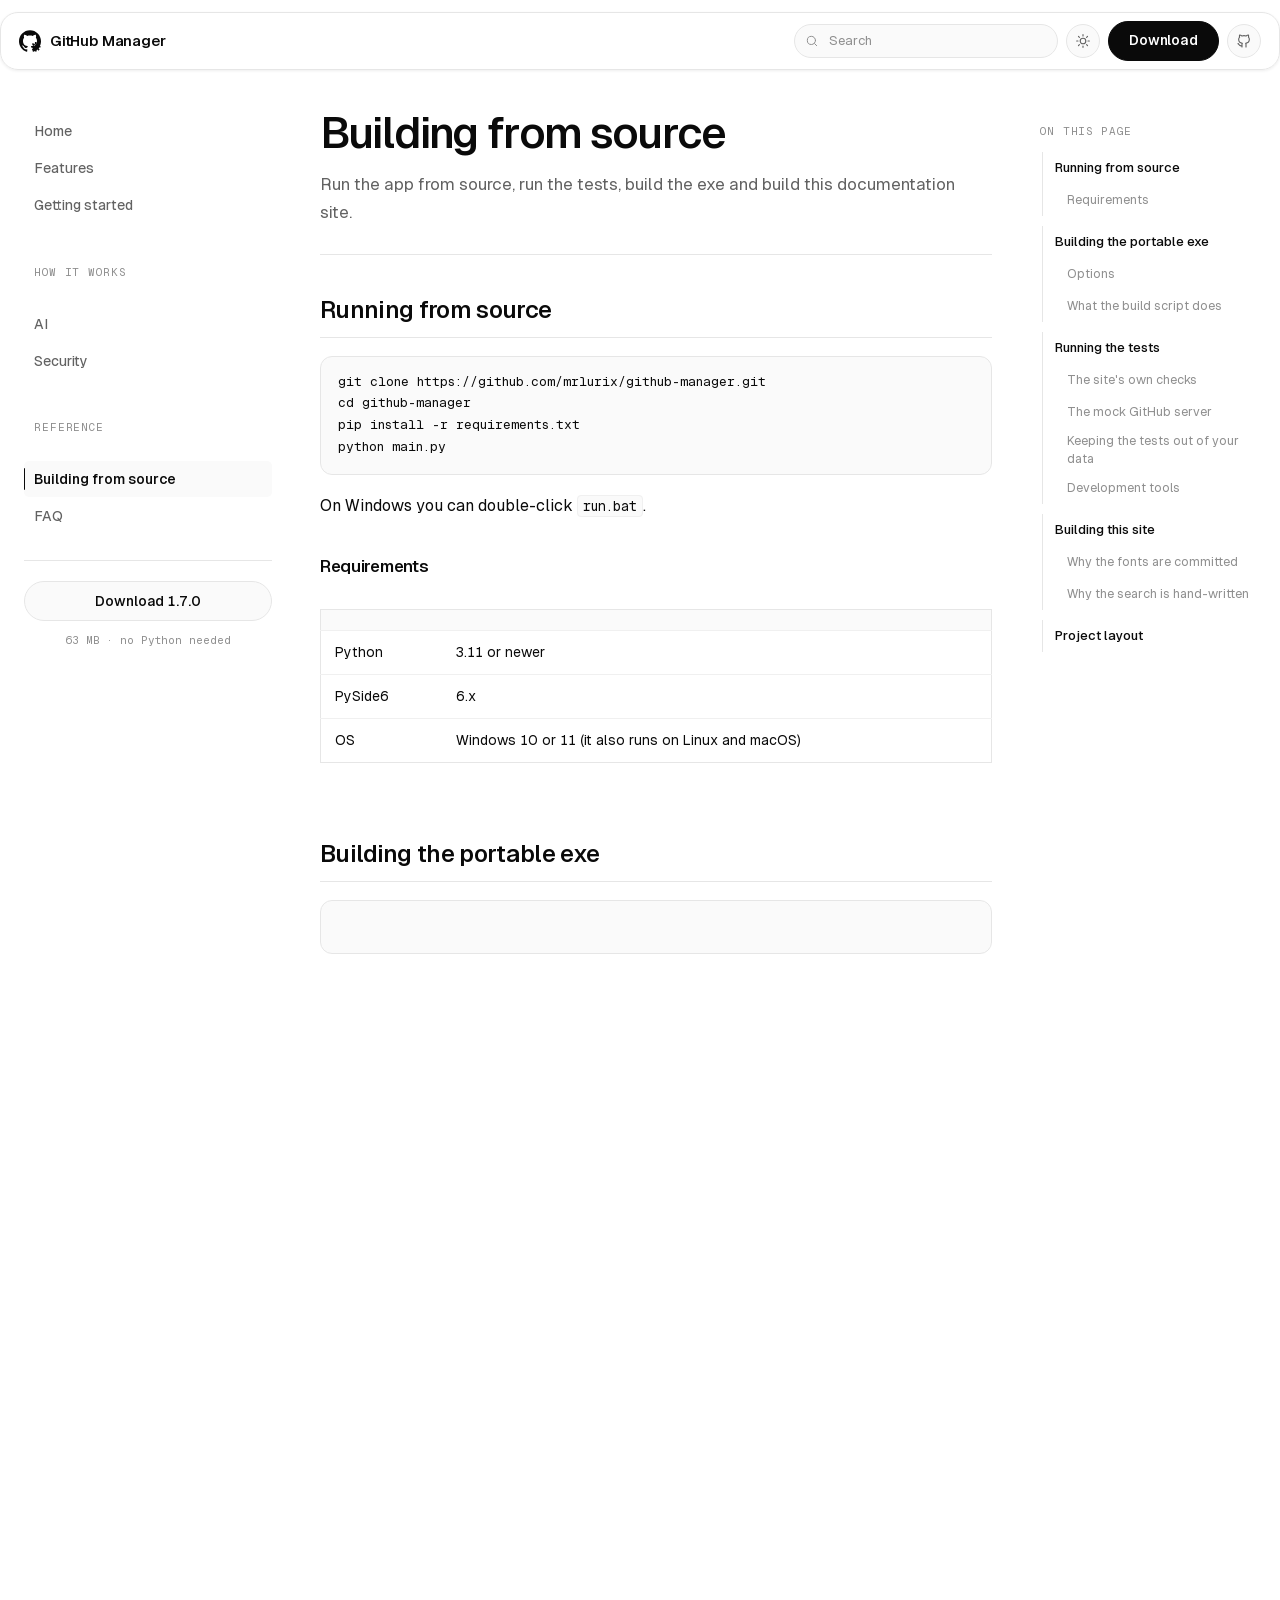
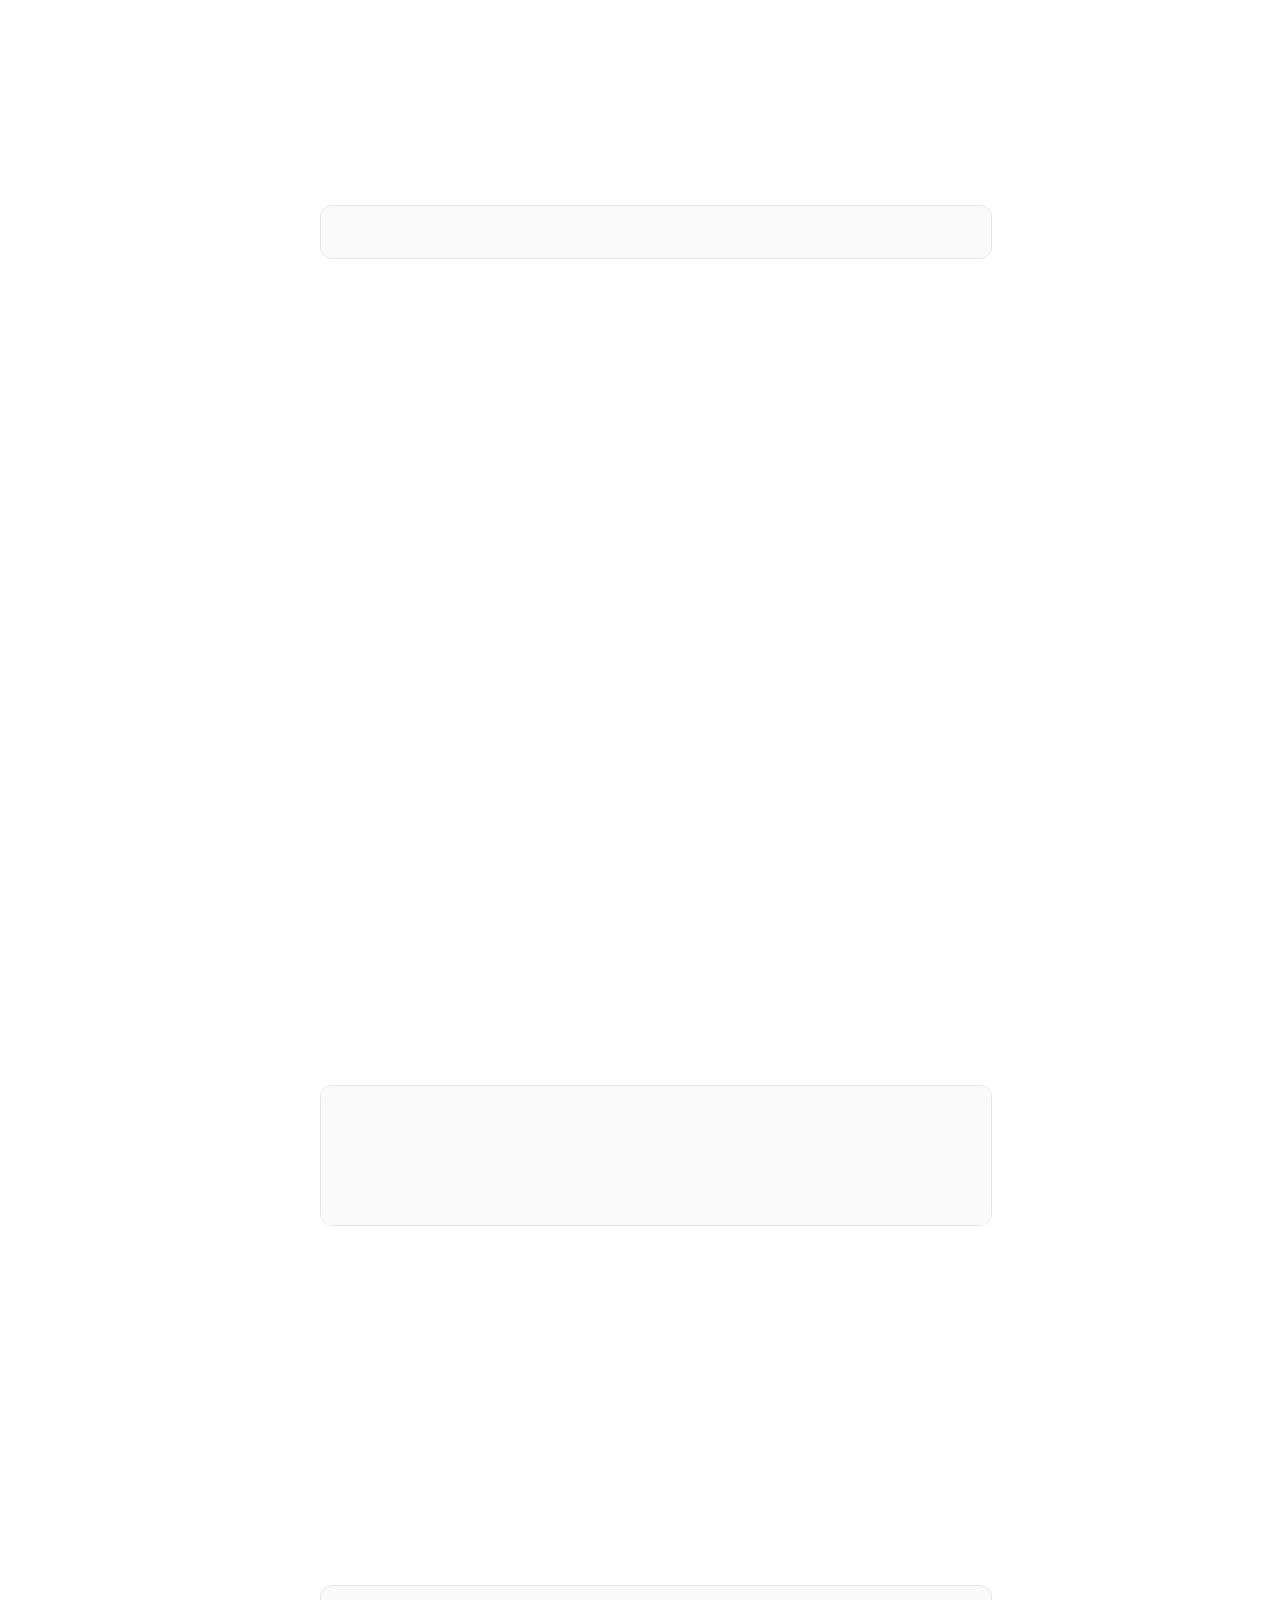
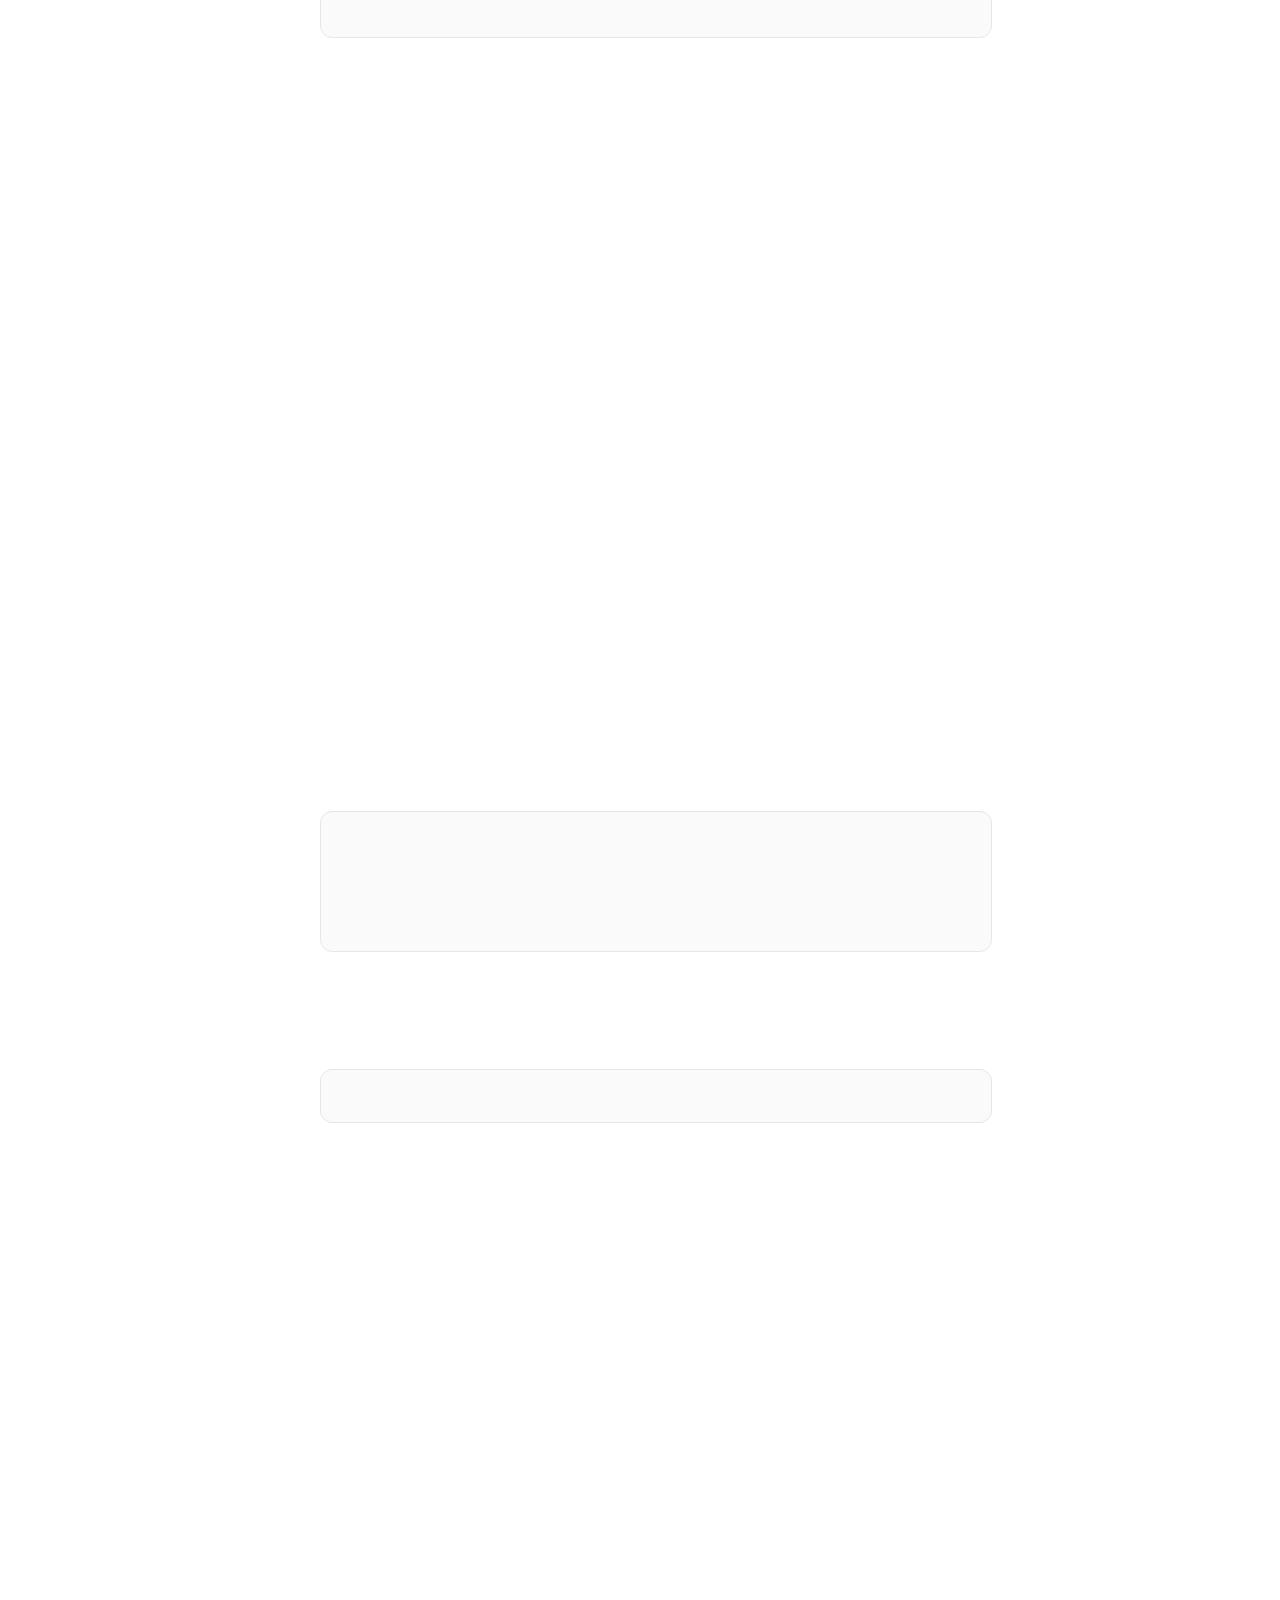
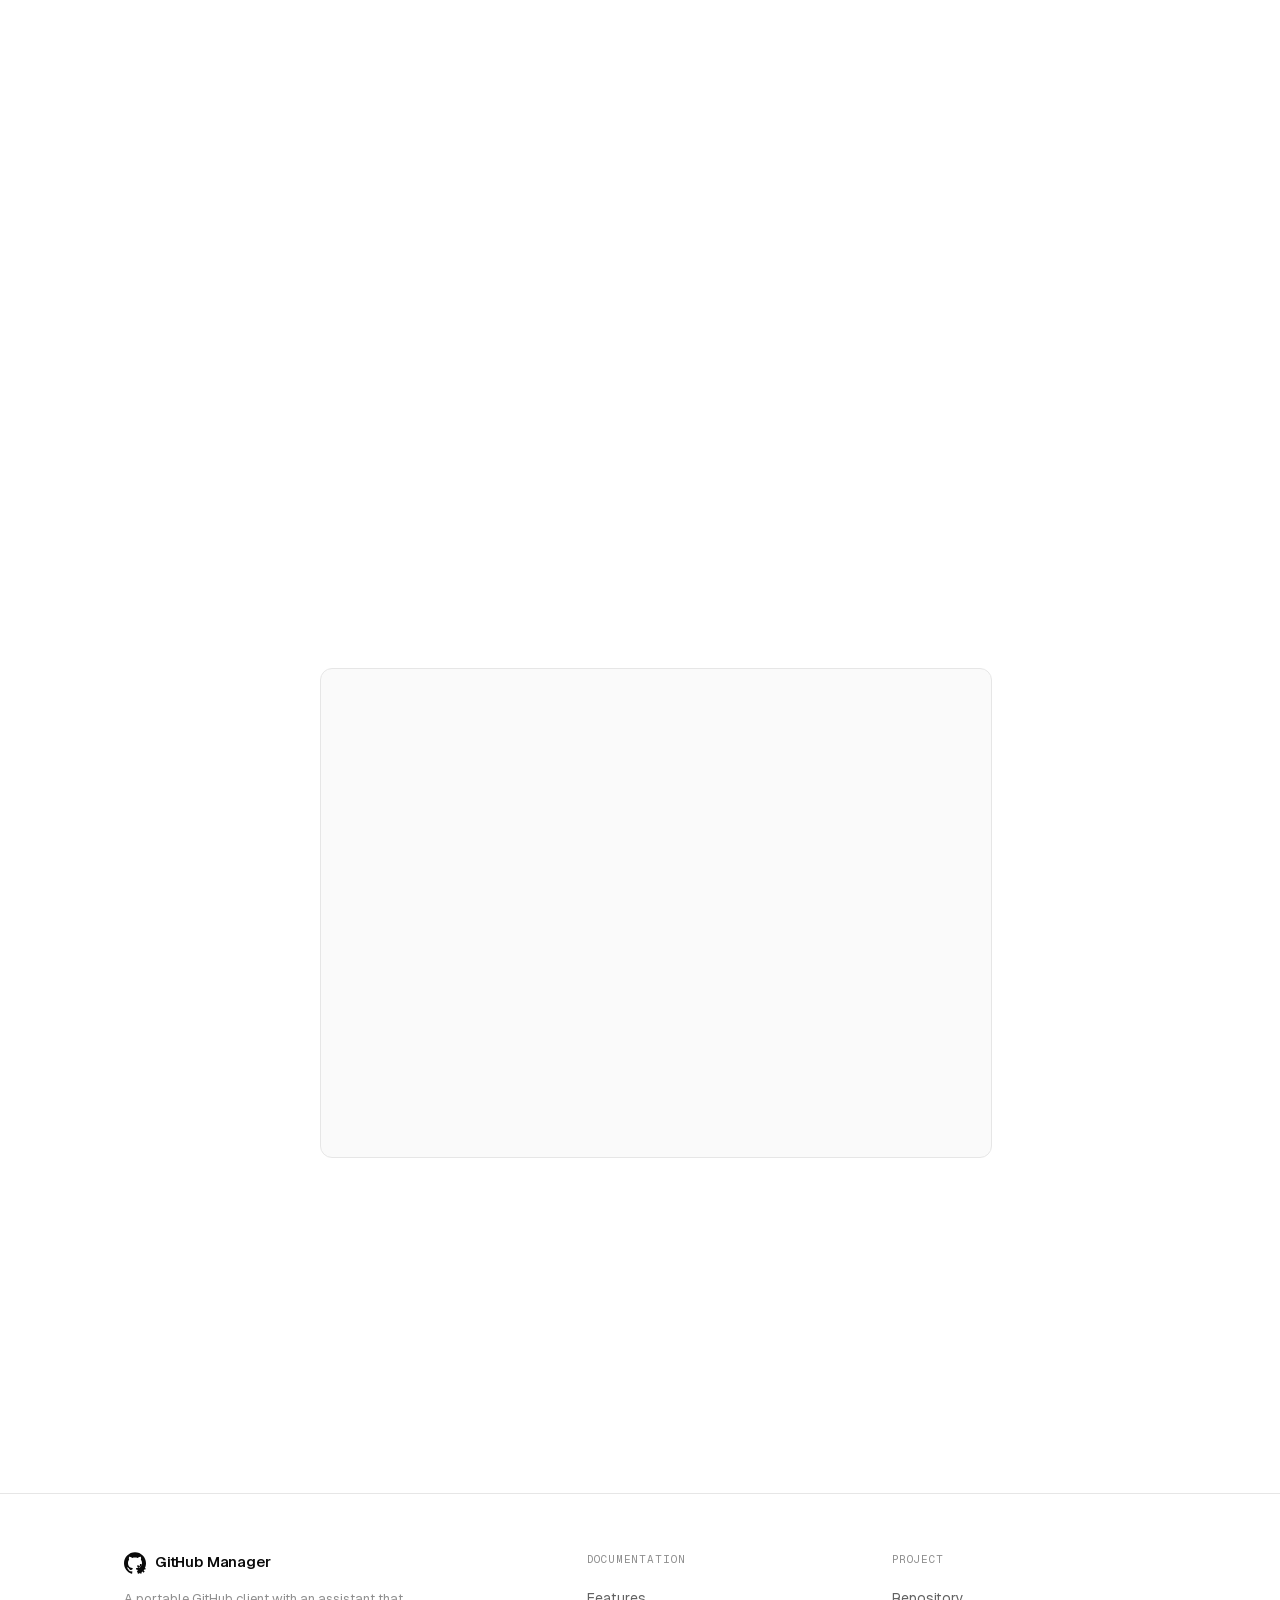
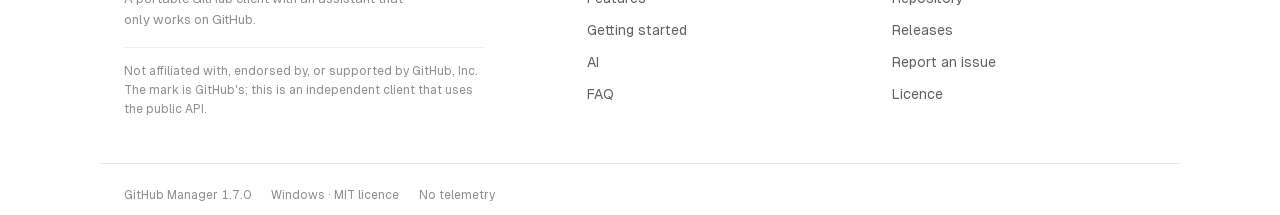
<file: docs/build.html>
<!DOCTYPE html>
<html lang="en" dir="ltr">
<head>
<meta charset="utf-8">
<meta name="viewport" content="width=device-width, initial-scale=1">
<!-- Pages are served straight from this folder with no header of our own, so the
     policy travels with the document. It refuses inline script and event handler
     attributes even if something slipped past the body sanitiser, which is what
     turns a mistake in a markdown file into broken markup instead of a compromise.

     Two things this policy deliberately does NOT claim:

     'unsafe-inline' for style. It was here on the reasoning that markdown
     carries style attributes. The sanitiser has no "style" in _ALLOWED_ATTRS
     and no page in docs_src contains one, so it was pure concession. The
     check in check_no_inline_styles() fails the build if that ever stops
     being true.

     frame-ancestors 'none'. This is the one that matters, and it cannot be
     fixed here: CSP3 section 3.3 lists frame-ancestors among the directives
     that are not supported inside a <meta> element, so the browser discards
     it. Leaving it in the string read as protection that existed. Clickjacking
     against this site needs a real Content-Security-Policy response header,
     which GitHub Pages does not let a repository set. Until that changes the
     page is framable, and that is a property of the host, not a bug to
     patch around.

     img-src has no data:. Nothing on the site uses one, and _safe_src already
     refuses a data: source, so permitting it here only created a second,
     looser rule that disagreed with the first. -->
<meta http-equiv="Content-Security-Policy" content="default-src 'self'; script-src 'self'; style-src 'self'; font-src 'self'; img-src 'self'; connect-src 'self'; object-src 'none'; base-uri 'none'; form-action 'none'">
<meta name="referrer" content="strict-origin-when-cross-origin">
<title>Building from source · GitHub Manager</title>
<meta name="description" content="Run the app from source, run the tests, build the exe and build this documentation site.">
<link rel="canonical" href="https://mrlurix.github.io/github-manager/build.html">
<link rel="stylesheet" href="assets/style.css">
<link rel="icon" href="assets/favicon.svg" type="image/svg+xml">
<link rel="preload" href="assets/fonts/Geist-Variable.woff2" as="font" type="font/woff2" crossorigin>
<meta property="og:type" content="website">
<meta property="og:title" content="Building from source · GitHub Manager">
<meta property="og:description" content="Run the app from source, run the tests, build the exe and build this documentation site.">
<meta property="og:image" content="https://opengraph.githubassets.com/1/github-manager">
<meta name="twitter:card" content="summary_large_image">
<meta name="theme-color" content="#000000" media="(prefers-color-scheme: dark)">
<meta name="theme-color" content="#ffffff" media="(prefers-color-scheme: light)">
</head>
<body>
<a class="skip" href="#main">Skip to content</a>

<header class="site-header">
  <div class="bar">
    <button class="icon-btn nav-toggle" id="navToggle" aria-label="Menu" aria-expanded="false">
      <svg viewBox="0 0 24 24" aria-hidden="true"><path d="M4 7h16M4 12h16M4 17h16"/></svg>
    </button>

    <a class="brand" href="index.html">
      <svg class="brand-mark" viewBox="0 0 24 24" aria-hidden="true"><path d="M12 .297c-6.63 0-12 5.373-12 12 0 5.303 3.438 9.8 8.205 11.385.6.113.82-.258.82-.577 0-.285-.01-1.04-.015-2.04-3.338.724-4.042-1.61-4.042-1.61C4.422 18.07 3.633 17.7 3.633 17.7c-1.087-.744.084-.729.084-.729 1.205.084 1.838 1.236 1.838 1.236 1.07 1.835 2.809 1.305 3.495.998.108-.776.417-1.305.76-1.605-2.665-.3-5.466-1.332-5.466-5.93 0-1.31.465-2.38 1.235-3.22-.135-.303-.54-1.523.105-3.176 0 0 1.005-.322 3.3 1.23.96-.267 1.98-.399 3-.405 1.02.006 2.04.138 3 .405 2.28-1.552 3.285-1.23 3.285-1.23.645 1.653.24 2.873.12 3.176.765.84 1.23 1.91 1.23 3.22 0 4.61-2.805 5.625-5.475 5.92.42.36.81 1.096.81 2.22 0 1.606-.015 2.896-.015 3.286 0 .315.21.69.825.57C20.565 22.092 24 17.592 24 12.297c0-6.627-5.373-12-12-12"/>
  <path d="M21.661 17.324L23.423 17.406L23.423 19.194L21.716 19.064L21.367 19.986L22.554 21.290L21.290 22.554L20.175 21.255L19.276 21.661L19.194 23.423L17.406 23.423L17.536 21.716L16.614 21.367L15.310 22.554L14.046 21.290L15.345 20.175L14.939 19.276L13.177 19.194L13.177 17.406L14.884 17.536L15.233 16.614L14.046 15.310L15.310 14.046L16.425 15.345L17.324 14.939L17.406 13.177L19.194 13.177L19.064 14.884L19.986 15.233L21.290 14.046L22.554 15.310L21.255 16.425ZM15.700 18.300A2.600 2.600 0 1 0 20.900 18.300A2.600 2.600 0 1 0 15.700 18.300Z" fill="currentColor" fill-rule="evenodd"/></svg>
      <span>GitHub&nbsp;Manager</span>
    </a>

    <nav class="top-nav" aria-label="Sections"></nav>

    <div class="tools">
      <button class="search-icon-button" id="searchToggle" aria-label="Search" aria-expanded="false">
        <svg viewBox="0 0 24 24" aria-hidden="true">
          <circle cx="11" cy="11" r="7"/><path d="M20 20l-3.5-3.5"/>
        </svg>
      </button>
      <div class="search" role="search">
        <svg class="search-icon" viewBox="0 0 24 24" aria-hidden="true">
          <circle cx="11" cy="11" r="7"/><path d="M20 20l-3.5-3.5"/>
        </svg>
        <input id="searchInput" type="search" placeholder="Search"
               autocomplete="off" aria-label="Search the documentation" aria-controls="searchResults">
        <div class="results" id="searchResults" hidden></div>
      </div>

      <button class="icon-btn" id="themeToggle" aria-label="Switch between dark and light">
        <svg class="i-sun" viewBox="0 0 24 24" aria-hidden="true">
          <circle cx="12" cy="12" r="4.2"/>
          <path d="M12 2.5v2M12 19.5v2M2.5 12h2M19.5 12h2M5.2 5.2l1.4 1.4M17.4 17.4l1.4 1.4M18.8 5.2l-1.4 1.4M6.6 17.4l-1.4 1.4"/>
        </svg>
        <svg class="i-moon" viewBox="0 0 24 24" aria-hidden="true">
          <path d="M20 14.5A8.5 8.5 0 0 1 9.5 4a8.5 8.5 0 1 0 10.5 10.5z"/>
        </svg>
      </button>

      <a class="btn btn-primary" href="https://github.com/mrlurix/github-manager/releases/latest/download/GitHubManager.exe" target="_blank" rel="noopener noreferrer">Download</a>
      <a class="icon-btn" href="https://github.com/mrlurix/github-manager" target="_blank" rel="noopener noreferrer" aria-label="Repository on GitHub">
        <svg viewBox="0 0 24 24" aria-hidden="true">
          <path d="M9 19c-4.3 1.4-4.3-2.5-6-3m12 5v-3.5c0-1 .1-1.4-.5-2 2.8-.3 5.5-1.4 5.5-6a4.6 4.6 0 0 0-1.3-3.2 4.2 4.2 0 0 0-.1-3.2s-1.1-.3-3.5 1.3a12 12 0 0 0-6.2 0C6.6 2.8 5.5 3.1 5.5 3.1a4.2 4.2 0 0 0-.1 3.2A4.6 4.6 0 0 0 4 9.5c0 4.6 2.7 5.7 5.5 6-.6.6-.6 1.2-.5 2V21"/>
        </svg>
      </a>
    </div>
  </div>
  <div class="progress" role="presentation"></div>
</header>

<div class="shell">
<aside class="rail" id="rail">
    <nav class="rail-nav" aria-label="Documentation"><a class="rail-link" href="index.html">Home</a><a class="rail-link" href="features.html">Features</a><a class="rail-link" href="install.html">Getting started</a><p class="rail-caption">How it works</p><a class="rail-link" href="ai.html">AI</a><a class="rail-link" href="security.html">Security</a><p class="rail-caption">Reference</p><a class="rail-link is-active" href="build.html" aria-current="page">Building from source</a><a class="rail-link" href="faq.html">FAQ</a></nav>
    <div class="rail-foot">
      <a class="btn" href="https://github.com/mrlurix/github-manager/releases/latest/download/GitHubManager.exe" target="_blank" rel="noopener noreferrer">Download 1.7.0</a>
      <p>63 MB &middot; no Python needed</p>
    </div>
  </aside>

  <main id="main" class="content">
<header class="doc-head"><h1>Building from source</h1><p>Run the app from source, run the tests, build the exe and build this documentation site.</p></header>
<h2 id="running-from-source" data-reveal>Running from source</h2>
<pre><code data-reveal data-stagger="1" class="language-bash">git clone https://github.com/mrlurix/github-manager.git
cd github-manager
pip install -r requirements.txt
python main.py
</code></pre>
<p data-reveal data-stagger="1">On Windows you can double-click <code>run.bat</code>.</p>
<h3 id="requirements" data-reveal>Requirements</h3>
<div class="scroll-x"><table data-reveal data-stagger="1">
<thead>
<tr>
<th></th>
<th></th>
</tr>
</thead>
<tbody>
<tr>
<td>Python</td>
<td>3.11 or newer</td>
</tr>
<tr>
<td>PySide6</td>
<td>6.x</td>
</tr>
<tr>
<td>OS</td>
<td>Windows 10 or 11 (it also runs on Linux and macOS)</td>
</tr>
</tbody>
</table></div>
<h2 id="building-the-portable-exe" data-reveal>Building the portable exe</h2>
<pre><code data-reveal data-stagger="1" class="language-bash">python build.py --clean
</code></pre>
<p data-reveal data-stagger="1">Or on Windows, run <code>build.bat</code>.</p>
<p data-reveal data-stagger="1">The result is a single file at <code>dist/GitHubManager.exe</code>, about 63 MB, with no
dependency on Python. Copy it anywhere.</p>
<h3 id="options" data-reveal>Options</h3>
<div class="scroll-x"><table data-reveal data-stagger="1">
<thead>
<tr>
<th>Command</th>
<th>Result</th>
</tr>
</thead>
<tbody>
<tr>
<td><code>python build.py</code></td>
<td>normal build</td>
</tr>
<tr>
<td><code>python build.py --clean</code></td>
<td>wipe previous artefacts first</td>
</tr>
<tr>
<td><code>python build.py --onedir</code></td>
<td>folder build; starts faster</td>
</tr>
</tbody>
</table></div>
<h3 id="what-the-build-script-does" data-reveal>What the build script does</h3>
<ul data-reveal data-stagger="1">
<li>Renders the <code>.ico</code> at build time</li>
<li>Writes the Windows version resource</li>
<li>Generates the PyInstaller spec itself</li>
<li><strong>Checks its own output</strong> — if a folder build slips through instead of a single
file, or the size is implausible, the build is reported as failed</li>
</ul>
<p data-reveal data-stagger="1">That last check exists because getting it wrong produces an exe that fails at
launch with <code>Failed to load Python DLL</code> and no clue at build time.</p>
<p data-reveal data-stagger="1">Installing <a href="https://github.com/upx/upx" target="_blank" rel="noopener noreferrer">&gt;UPX</a> shrinks it further.</p>
<h2 id="running-the-tests" data-reveal>Running the tests</h2>
<pre><code data-reveal data-stagger="1" class="language-bash">python tests/run_all_tests.py
</code></pre>
<p data-reveal data-stagger="1">Eleven suites, around 1100 checks. None of them reach the GitHub API or need a token:
the only network traffic is to <code>tests/mock_github_server.py</code>, a real HTTP server
running on your own machine.</p>
<div class="scroll-x"><table data-reveal data-stagger="1">
<thead>
<tr>
<th>Suite</th>
<th>What it covers</th>
</tr>
</thead>
<tbody>
<tr>
<td><code>ai_guard_test.py</code></td>
<td>The GitHub-only scope lock</td>
</tr>
<tr>
<td><code>ai_tasks_test.py</code></td>
<td>Every AI task function and JSON parsing</td>
</tr>
<tr>
<td><code>security_test.py</code></td>
<td>Token redaction, host allow-listing, path validation, HTML sanitising</td>
</tr>
<tr>
<td><code>integration_test.py</code></td>
<td>The real client over real HTTP against <code>mock_github_server.py</code></td>
</tr>
<tr>
<td><code>upload_test.py</code></td>
<td>File uploads end to end, including binary and the batch dialog</td>
</tr>
<tr>
<td><code>smoke_test.py</code></td>
<td>Every page builds and renders</td>
</tr>
<tr>
<td><code>feature_test.py</code></td>
<td>Full user flows through the real widgets</td>
</tr>
<tr>
<td><code>ai_flow_test.py</code></td>
<td>Streaming, refinement, the commit path and the scope lock</td>
</tr>
<tr>
<td><code>layout_test.py</code></td>
<td>Every page at several window sizes</td>
</tr>
<tr>
<td><code>responsive_test.py</code></td>
<td>No overlapping or clipped controls from 900×560 to 2560×1440</td>
</tr>
<tr>
<td><code>repo_admin_test.py</code></td>
<td>The Repository page, driven against the mock server</td>
</tr>
</tbody>
</table></div>
<h3 id="the-sites-own-checks" data-reveal>The site's own checks</h3>
<p data-reveal data-stagger="1">The site is verified separately, because a broken layout or a policy that stopped
matching is not something any app test can see:</p>
<pre><code data-reveal data-stagger="1" class="language-bash">node tools/verify_site_security.js   # the generated pages and the client script
node tools/verify_search.js          # the search normaliser, ranking and snippets
node tools/verify_layout.js          # the design, in a real browser
node tools/verify_motion.js          # reveals, and the reduced-motion path
node tools/verify_nav.js             # the mobile menu, and the progress bar
</code></pre>
<p data-reveal data-stagger="1">The last two exist because those are the failures a desktop never shows. The
hamburger on the landing page rendered, was clickable, and did nothing — it
opened the documentation rail, and the landing page has no rail. Both now click
the button at a phone width and assert that something a reader can reach opened,
on every page.</p>
<p data-reveal data-stagger="1"><code>verify_site_security.js</code> covers the generated pages: each must carry a
Content-Security-Policy with no remote host anywhere in it, load no remote
stylesheet, script or image, keep outbound links on <code>noopener</code>, and contain no
inline script or event handler. It also runs the real <code>safeHref</code> and <code>escapeHtml</code>
out of <code>app.js</code> rather than stubs — a test against a stub only proves the stub is
safe.</p>
<p data-reveal data-stagger="1"><code>verify_layout.js</code> needs puppeteer, which it loads if it is there and skips the
browser checks if it is not:</p>
<pre><code data-reveal data-stagger="1" class="language-bash">npm install --no-save puppeteer
</code></pre>
<p data-reveal data-stagger="1">It serves <code>docs/</code> and drives a real browser: no page may scroll sideways at any
width from 380px to 1920px, the drawer must open and close, the search must
return results even when the reader types faster than the index loads, the fonts
must be the ones the stylesheet asks for, and table rows must fill their table.
The last one is a regression test: <code>display:block</code> on a table — the usual way to
make one scroll — stops the rows filling its width, and the header row's
background then stops at the last column.</p>
<h3 id="the-mock-github-server" data-reveal>The mock GitHub server</h3>
<p data-reveal data-stagger="1"><code>tests/mock_github_server.py</code> is a real HTTP server that speaks the GitHub REST
API:</p>
<ul data-reveal data-stagger="1">
<li>paginates with a genuine <code>Link: rel="next"</code> header</li>
<li>returns base64 file content</li>
<li>enforces authentication</li>
<li>answers with real 401, 403, 404, 422 and 500 bodies</li>
</ul>
<p data-reveal data-stagger="1">That is why the integration suite can catch things a stub never will — a client
that quietly stops at page one, or that shows a blank error for a rate limit
instead of naming the reset time.</p>
<h3 id="keeping-the-tests-out-of-your-data" data-reveal>Keeping the tests out of your data</h3>
<p data-reveal data-stagger="1"><code>tests/_bootstrap.py</code> redirects the data folder to a temporary directory before
anything is imported. Running the tests therefore <strong>never</strong> touches your real
<code>data/secrets.json</code>. That isolation is deliberate: without it a stub token
written by a test would silently overwrite your real one, and because the file is
encrypted you would never find out.</p>
<h3 id="development-tools" data-reveal>Development tools</h3>
<pre><code data-reveal data-stagger="1" class="language-bash">ruff check app                       # static checks
bandit -r app                        # security scan
node tools/verify_search.js          # test this site's search engine
python tools/screenshot.py shots     # screenshots of every page
python tools/build_docs.py           # build this site (commit docs/ to publish)
</code></pre>
<h2 id="building-this-site" data-reveal>Building this site</h2>
<pre><code data-reveal data-stagger="1" class="language-bash">python tools/build_docs.py
</code></pre>
<p data-reveal data-stagger="1">The output is written to <code>docs/</code>, which is what GitHub Pages serves. No Node, no
npm and no other build step is involved.</p>
<div class="scroll-x"><table data-reveal data-stagger="1">
<thead>
<tr>
<th>File</th>
<th>Role</th>
</tr>
</thead>
<tbody>
<tr>
<td><code>docs_src/pages/*.md</code></td>
<td>the pages</td>
</tr>
<tr>
<td><code>docs_src/assets/style.css</code></td>
<td>layout, light and dark themes</td>
</tr>
<tr>
<td><code>docs_src/assets/fonts/</code></td>
<td>Geist and Geist Mono, served from here rather than a CDN</td>
</tr>
<tr>
<td><code>docs_src/assets/search.js</code></td>
<td>the search engine</td>
</tr>
<tr>
<td><code>docs_src/assets/app.js</code></td>
<td>theme, drawer, search overlay</td>
</tr>
<tr>
<td><code>docs/</code></td>
<td>the generated output, committed to the repository</td>
</tr>
</tbody>
</table></div>
<p data-reveal data-stagger="1">The build also verifies that no page links to a page or heading anchor that does
not exist.</p>
<h3 id="why-the-fonts-are-committed" data-reveal>Why the fonts are committed</h3>
<p data-reveal data-stagger="1">Geist is the typeface Vercel ships, and it is the reason the type on this site
looks the way it does. It is committed rather than pulled from a font CDN because
a CDN is a third party that learns who reads the page and from where, and the
Content-Security-Policy can be written to allow exactly one origin for fonts. Two
files, about 115 KB together.</p>
<p data-reveal data-stagger="1">If they are ever replaced, keep <code>font-src 'self'</code> and nothing else. The security
check fails if a remote host appears anywhere in the policy.</p>
<h3 id="why-the-search-is-hand-written" data-reveal>Why the search is hand-written</h3>
<p data-reveal data-stagger="1">The content is English, but a generic index still breaks on what technical prose
actually contains: <code>Ctrl+N</code> against <code>ctrl n</code>, a curly apostrophe against a
straight one, and an accented letter that an ASCII <code>\w</code> class would cut out of
the middle of a word. Arabic text appears too, wherever a Persian README is
discussed.</p>
<p data-reveal data-stagger="1">Both sides — the Python index builder and the browser — apply the same
normalisation, and they have to agree step for step or a query silently stops
matching text that is visibly right in front of you. That contract is what
<code>tools/verify_search.js</code> checks, alongside the ranking and snippet behaviour.</p>
<h2 id="project-layout" data-reveal>Project layout</h2>
<pre><code data-reveal data-stagger="1" class="language-text">app/
  config.py              portable paths and settings
  core/                  no Qt imports anywhere in here
    github_api.py        GitHub REST client
    ai_api.py            OpenAI compatible chat client, with streaming
    ai_guard.py          the GitHub-only scope lock
    ai_tasks.py          every AI feature, as a function
    redact.py            scrubbing token-shaped text out of errors
    secure.py            encrypted secret storage
  ui/
    theme.py             palettes, typography, the global QSS
    sanitize.py          allow-list HTML sanitiser
    markdown.py          markdown rendering and code highlighting
    editor.py            split editor with live preview
    widgets.py           cards, badges, toasts, flow layout, icons
    workers.py           background tasks with streaming support
    pages/               the ten pages
tests/
tools/
docs_src/                site source
docs/                    generated site
</code></pre>
<blockquote data-reveal data-stagger="1">
<p data-reveal data-stagger="1">One thing worth knowing about <code>app/core/</code>: it imports nothing from Qt on
purpose. That is what lets the GitHub and AI logic be tested without starting
a UI, and what allows the integration suite to drive the real client over real
HTTP.</p>
</blockquote>

<details class="toc-inline"><summary>On this page</summary><nav class="toc" aria-label="On this page"><ul><li class="toc-item toc-level-2"><a href="#running-from-source">Running from source</a></li><li class="toc-item toc-level-3"><a href="#requirements">Requirements</a></li><li class="toc-item toc-level-2"><a href="#building-the-portable-exe">Building the portable exe</a></li><li class="toc-item toc-level-3"><a href="#options">Options</a></li><li class="toc-item toc-level-3"><a href="#what-the-build-script-does">What the build script does</a></li><li class="toc-item toc-level-2"><a href="#running-the-tests">Running the tests</a></li><li class="toc-item toc-level-3"><a href="#the-sites-own-checks">The site&#x27;s own checks</a></li><li class="toc-item toc-level-3"><a href="#the-mock-github-server">The mock GitHub server</a></li><li class="toc-item toc-level-3"><a href="#keeping-the-tests-out-of-your-data">Keeping the tests out of your data</a></li><li class="toc-item toc-level-3"><a href="#development-tools">Development tools</a></li><li class="toc-item toc-level-2"><a href="#building-this-site">Building this site</a></li><li class="toc-item toc-level-3"><a href="#why-the-fonts-are-committed">Why the fonts are committed</a></li><li class="toc-item toc-level-3"><a href="#why-the-search-is-hand-written">Why the search is hand-written</a></li><li class="toc-item toc-level-2"><a href="#project-layout">Project layout</a></li></ul></nav></details>
  </main>

  <nav class="toc toc-rail" aria-labelledby="toc-heading"><p class="toc-title" id="toc-heading">On this page</p><ul><li class="toc-item toc-level-2"><a href="#running-from-source">Running from source</a></li><li class="toc-item toc-level-3"><a href="#requirements">Requirements</a></li><li class="toc-item toc-level-2"><a href="#building-the-portable-exe">Building the portable exe</a></li><li class="toc-item toc-level-3"><a href="#options">Options</a></li><li class="toc-item toc-level-3"><a href="#what-the-build-script-does">What the build script does</a></li><li class="toc-item toc-level-2"><a href="#running-the-tests">Running the tests</a></li><li class="toc-item toc-level-3"><a href="#the-sites-own-checks">The site&#x27;s own checks</a></li><li class="toc-item toc-level-3"><a href="#the-mock-github-server">The mock GitHub server</a></li><li class="toc-item toc-level-3"><a href="#keeping-the-tests-out-of-your-data">Keeping the tests out of your data</a></li><li class="toc-item toc-level-3"><a href="#development-tools">Development tools</a></li><li class="toc-item toc-level-2"><a href="#building-this-site">Building this site</a></li><li class="toc-item toc-level-3"><a href="#why-the-fonts-are-committed">Why the fonts are committed</a></li><li class="toc-item toc-level-3"><a href="#why-the-search-is-hand-written">Why the search is hand-written</a></li><li class="toc-item toc-level-2"><a href="#project-layout">Project layout</a></li></ul></nav>
</div>

<footer class="site-foot">
  <div class="foot-grid">
    <div class="foot-brand">
      <a class="brand" href="index.html">
        <svg class="brand-mark" viewBox="0 0 24 24" aria-hidden="true"><path d="M12 .297c-6.63 0-12 5.373-12 12 0 5.303 3.438 9.8 8.205 11.385.6.113.82-.258.82-.577 0-.285-.01-1.04-.015-2.04-3.338.724-4.042-1.61-4.042-1.61C4.422 18.07 3.633 17.7 3.633 17.7c-1.087-.744.084-.729.084-.729 1.205.084 1.838 1.236 1.838 1.236 1.07 1.835 2.809 1.305 3.495.998.108-.776.417-1.305.76-1.605-2.665-.3-5.466-1.332-5.466-5.93 0-1.31.465-2.38 1.235-3.22-.135-.303-.54-1.523.105-3.176 0 0 1.005-.322 3.3 1.23.96-.267 1.98-.399 3-.405 1.02.006 2.04.138 3 .405 2.28-1.552 3.285-1.23 3.285-1.23.645 1.653.24 2.873.12 3.176.765.84 1.23 1.91 1.23 3.22 0 4.61-2.805 5.625-5.475 5.92.42.36.81 1.096.81 2.22 0 1.606-.015 2.896-.015 3.286 0 .315.21.69.825.57C20.565 22.092 24 17.592 24 12.297c0-6.627-5.373-12-12-12"/>
  <path d="M21.661 17.324L23.423 17.406L23.423 19.194L21.716 19.064L21.367 19.986L22.554 21.290L21.290 22.554L20.175 21.255L19.276 21.661L19.194 23.423L17.406 23.423L17.536 21.716L16.614 21.367L15.310 22.554L14.046 21.290L15.345 20.175L14.939 19.276L13.177 19.194L13.177 17.406L14.884 17.536L15.233 16.614L14.046 15.310L15.310 14.046L16.425 15.345L17.324 14.939L17.406 13.177L19.194 13.177L19.064 14.884L19.986 15.233L21.290 14.046L22.554 15.310L21.255 16.425ZM15.700 18.300A2.600 2.600 0 1 0 20.900 18.300A2.600 2.600 0 1 0 15.700 18.300Z" fill="currentColor" fill-rule="evenodd"/></svg>
        <span>GitHub&nbsp;Manager</span>
      </a>
      <p>A portable GitHub client with an assistant that only works on GitHub.</p>
      <p class="unofficial">
        Not affiliated with, endorsed by, or supported by GitHub, Inc. The mark
        is GitHub's; this is an independent client that uses the public API.
      </p>
    </div>
    <div class="foot-col"><h4>Documentation</h4><a href="features.html">Features</a><a href="install.html">Getting started</a><a href="ai.html">AI</a><a href="faq.html">FAQ</a></div><div class="foot-col"><h4>Project</h4><a href="https://github.com/mrlurix/github-manager" target="_blank" rel="noopener noreferrer">Repository</a><a href="https://github.com/mrlurix/github-manager/releases/latest" target="_blank" rel="noopener noreferrer">Releases</a><a href="https://github.com/mrlurix/github-manager/issues" target="_blank" rel="noopener noreferrer">Report an issue</a><a href="https://github.com/mrlurix/github-manager/blob/main/LICENSE" target="_blank" rel="noopener noreferrer">Licence</a></div>
  </div>
  <div class="foot-base">
    <span>GitHub Manager 1.7.0</span>
    <span>Windows &middot; MIT licence</span>
    <span>No telemetry</span>
  </div>
</footer>

<script src="assets/search.js"></script>
<script src="assets/motion.js"></script>
<script src="assets/app.js"></script>
</body>
</html>
</file>
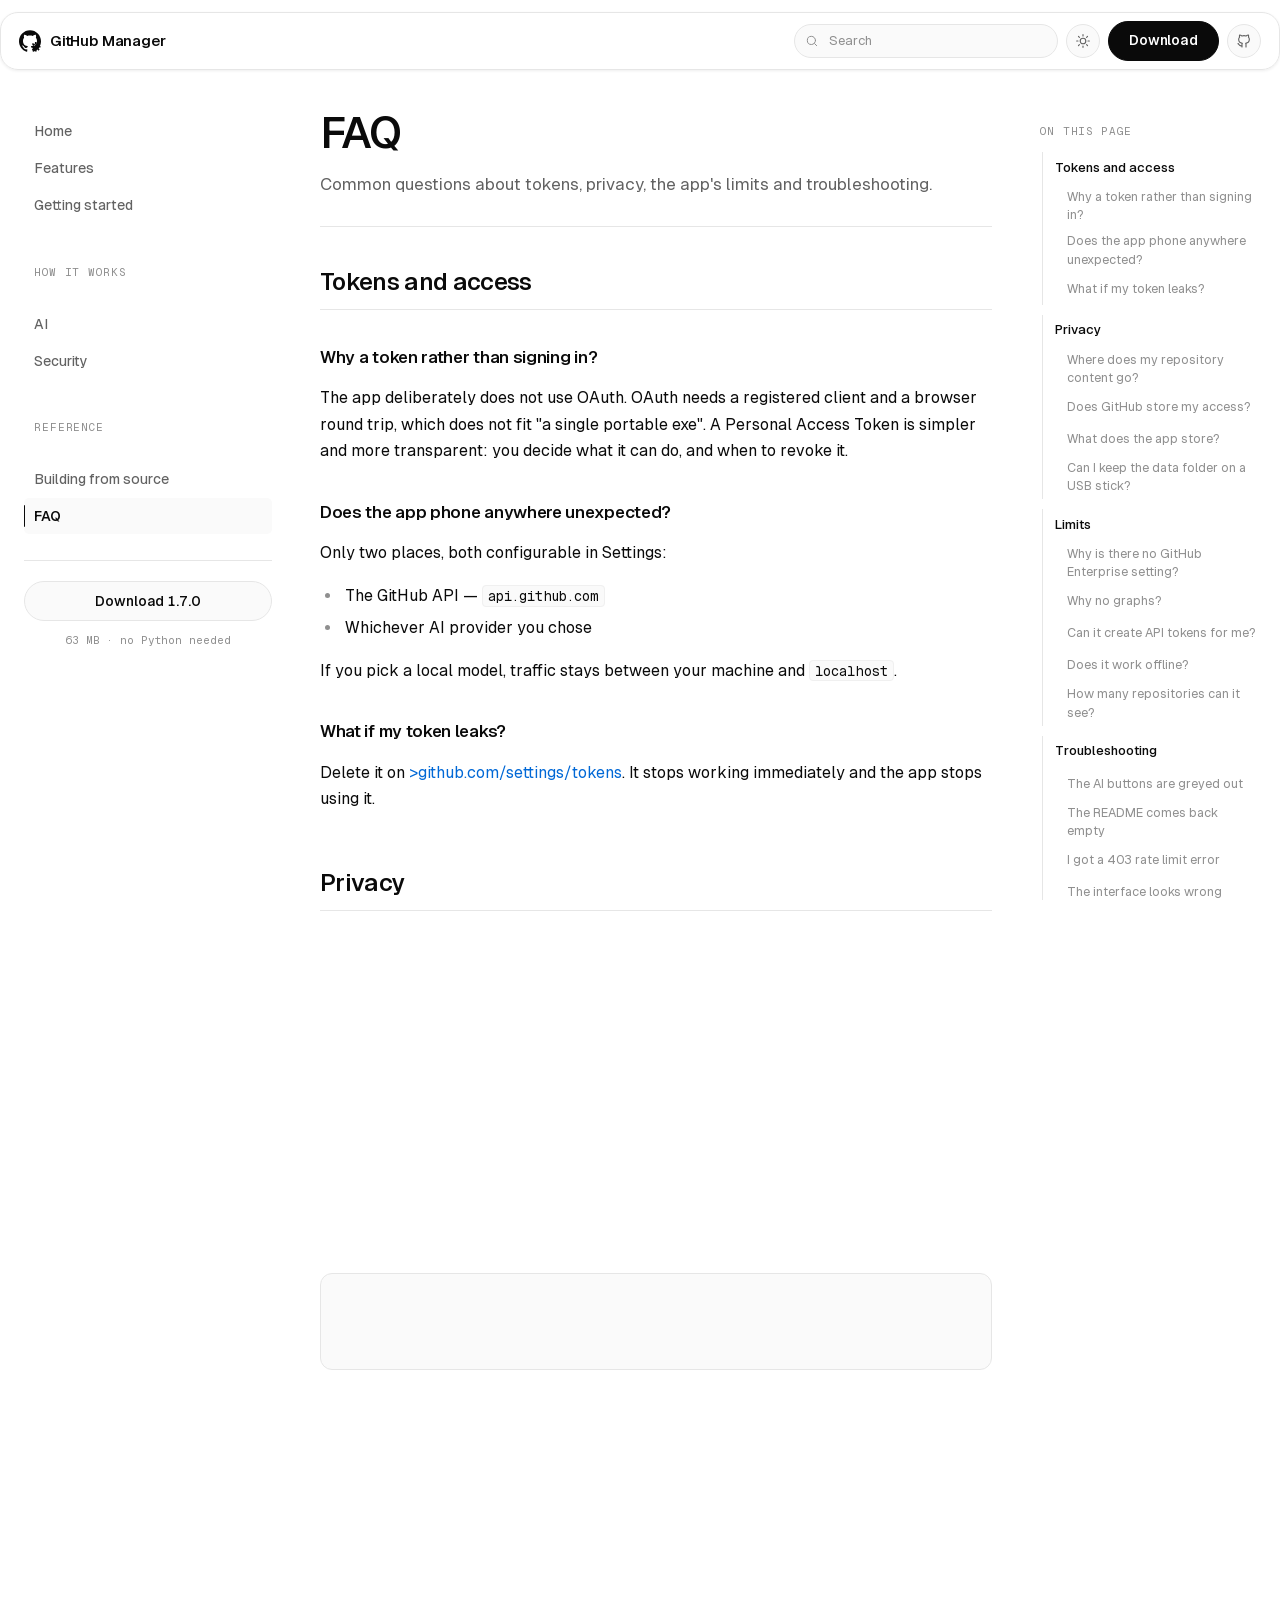
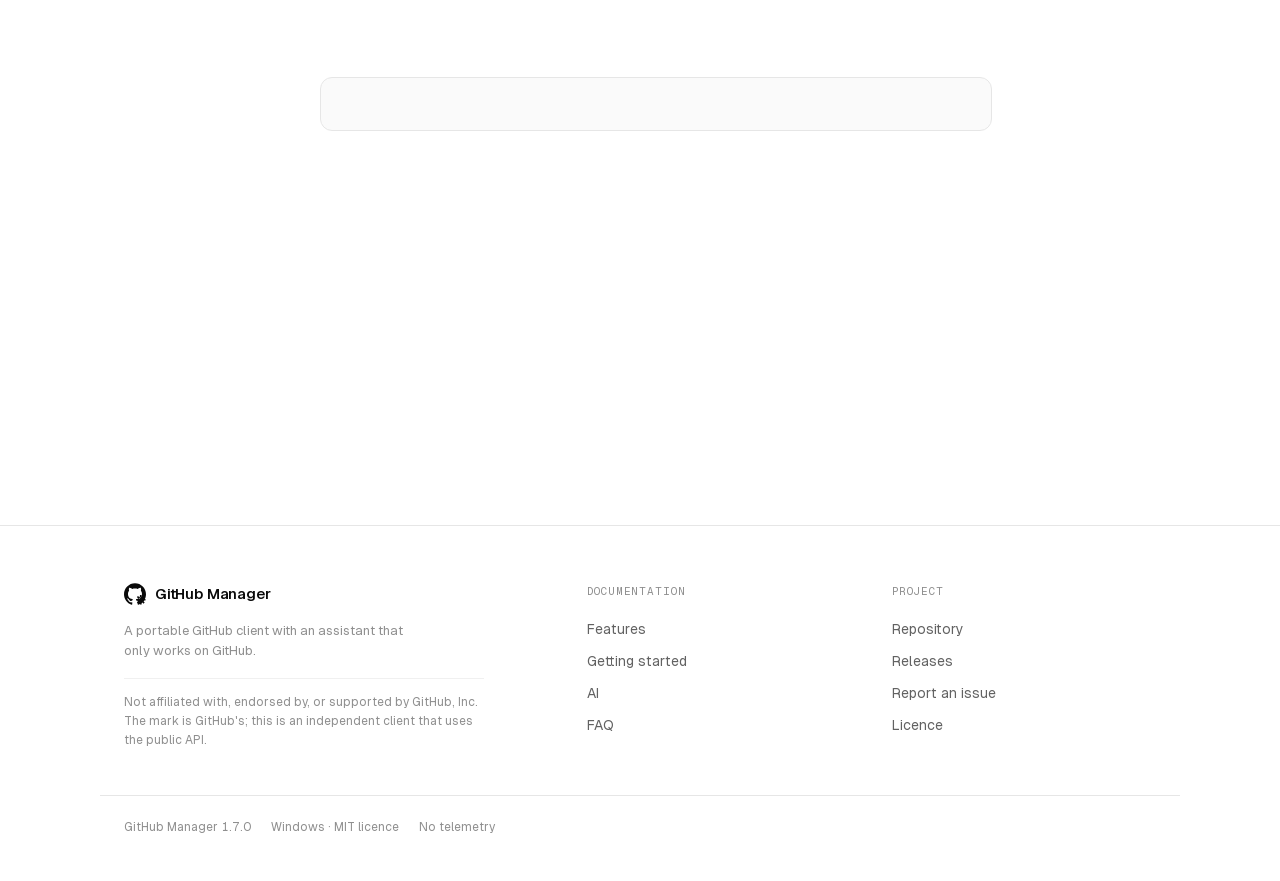
<file: docs/faq.html>
<!DOCTYPE html>
<html lang="en" dir="ltr">
<head>
<meta charset="utf-8">
<meta name="viewport" content="width=device-width, initial-scale=1">
<!-- Pages are served straight from this folder with no header of our own, so the
     policy travels with the document. It refuses inline script and event handler
     attributes even if something slipped past the body sanitiser, which is what
     turns a mistake in a markdown file into broken markup instead of a compromise.

     Two things this policy deliberately does NOT claim:

     'unsafe-inline' for style. It was here on the reasoning that markdown
     carries style attributes. The sanitiser has no "style" in _ALLOWED_ATTRS
     and no page in docs_src contains one, so it was pure concession. The
     check in check_no_inline_styles() fails the build if that ever stops
     being true.

     frame-ancestors 'none'. This is the one that matters, and it cannot be
     fixed here: CSP3 section 3.3 lists frame-ancestors among the directives
     that are not supported inside a <meta> element, so the browser discards
     it. Leaving it in the string read as protection that existed. Clickjacking
     against this site needs a real Content-Security-Policy response header,
     which GitHub Pages does not let a repository set. Until that changes the
     page is framable, and that is a property of the host, not a bug to
     patch around.

     img-src has no data:. Nothing on the site uses one, and _safe_src already
     refuses a data: source, so permitting it here only created a second,
     looser rule that disagreed with the first. -->
<meta http-equiv="Content-Security-Policy" content="default-src 'self'; script-src 'self'; style-src 'self'; font-src 'self'; img-src 'self'; connect-src 'self'; object-src 'none'; base-uri 'none'; form-action 'none'">
<meta name="referrer" content="strict-origin-when-cross-origin">
<title>FAQ · GitHub Manager</title>
<meta name="description" content="Common questions about tokens, privacy, the app&#x27;s limits and troubleshooting.">
<link rel="canonical" href="https://mrlurix.github.io/github-manager/faq.html">
<link rel="stylesheet" href="assets/style.css">
<link rel="icon" href="assets/favicon.svg" type="image/svg+xml">
<link rel="preload" href="assets/fonts/Geist-Variable.woff2" as="font" type="font/woff2" crossorigin>
<meta property="og:type" content="website">
<meta property="og:title" content="FAQ · GitHub Manager">
<meta property="og:description" content="Common questions about tokens, privacy, the app&#x27;s limits and troubleshooting.">
<meta property="og:image" content="https://opengraph.githubassets.com/1/github-manager">
<meta name="twitter:card" content="summary_large_image">
<meta name="theme-color" content="#000000" media="(prefers-color-scheme: dark)">
<meta name="theme-color" content="#ffffff" media="(prefers-color-scheme: light)">
</head>
<body>
<a class="skip" href="#main">Skip to content</a>

<header class="site-header">
  <div class="bar">
    <button class="icon-btn nav-toggle" id="navToggle" aria-label="Menu" aria-expanded="false">
      <svg viewBox="0 0 24 24" aria-hidden="true"><path d="M4 7h16M4 12h16M4 17h16"/></svg>
    </button>

    <a class="brand" href="index.html">
      <svg class="brand-mark" viewBox="0 0 24 24" aria-hidden="true"><path d="M12 .297c-6.63 0-12 5.373-12 12 0 5.303 3.438 9.8 8.205 11.385.6.113.82-.258.82-.577 0-.285-.01-1.04-.015-2.04-3.338.724-4.042-1.61-4.042-1.61C4.422 18.07 3.633 17.7 3.633 17.7c-1.087-.744.084-.729.084-.729 1.205.084 1.838 1.236 1.838 1.236 1.07 1.835 2.809 1.305 3.495.998.108-.776.417-1.305.76-1.605-2.665-.3-5.466-1.332-5.466-5.93 0-1.31.465-2.38 1.235-3.22-.135-.303-.54-1.523.105-3.176 0 0 1.005-.322 3.3 1.23.96-.267 1.98-.399 3-.405 1.02.006 2.04.138 3 .405 2.28-1.552 3.285-1.23 3.285-1.23.645 1.653.24 2.873.12 3.176.765.84 1.23 1.91 1.23 3.22 0 4.61-2.805 5.625-5.475 5.92.42.36.81 1.096.81 2.22 0 1.606-.015 2.896-.015 3.286 0 .315.21.69.825.57C20.565 22.092 24 17.592 24 12.297c0-6.627-5.373-12-12-12"/>
  <path d="M21.661 17.324L23.423 17.406L23.423 19.194L21.716 19.064L21.367 19.986L22.554 21.290L21.290 22.554L20.175 21.255L19.276 21.661L19.194 23.423L17.406 23.423L17.536 21.716L16.614 21.367L15.310 22.554L14.046 21.290L15.345 20.175L14.939 19.276L13.177 19.194L13.177 17.406L14.884 17.536L15.233 16.614L14.046 15.310L15.310 14.046L16.425 15.345L17.324 14.939L17.406 13.177L19.194 13.177L19.064 14.884L19.986 15.233L21.290 14.046L22.554 15.310L21.255 16.425ZM15.700 18.300A2.600 2.600 0 1 0 20.900 18.300A2.600 2.600 0 1 0 15.700 18.300Z" fill="currentColor" fill-rule="evenodd"/></svg>
      <span>GitHub&nbsp;Manager</span>
    </a>

    <nav class="top-nav" aria-label="Sections"></nav>

    <div class="tools">
      <button class="search-icon-button" id="searchToggle" aria-label="Search" aria-expanded="false">
        <svg viewBox="0 0 24 24" aria-hidden="true">
          <circle cx="11" cy="11" r="7"/><path d="M20 20l-3.5-3.5"/>
        </svg>
      </button>
      <div class="search" role="search">
        <svg class="search-icon" viewBox="0 0 24 24" aria-hidden="true">
          <circle cx="11" cy="11" r="7"/><path d="M20 20l-3.5-3.5"/>
        </svg>
        <input id="searchInput" type="search" placeholder="Search"
               autocomplete="off" aria-label="Search the documentation" aria-controls="searchResults">
        <div class="results" id="searchResults" hidden></div>
      </div>

      <button class="icon-btn" id="themeToggle" aria-label="Switch between dark and light">
        <svg class="i-sun" viewBox="0 0 24 24" aria-hidden="true">
          <circle cx="12" cy="12" r="4.2"/>
          <path d="M12 2.5v2M12 19.5v2M2.5 12h2M19.5 12h2M5.2 5.2l1.4 1.4M17.4 17.4l1.4 1.4M18.8 5.2l-1.4 1.4M6.6 17.4l-1.4 1.4"/>
        </svg>
        <svg class="i-moon" viewBox="0 0 24 24" aria-hidden="true">
          <path d="M20 14.5A8.5 8.5 0 0 1 9.5 4a8.5 8.5 0 1 0 10.5 10.5z"/>
        </svg>
      </button>

      <a class="btn btn-primary" href="https://github.com/mrlurix/github-manager/releases/latest/download/GitHubManager.exe" target="_blank" rel="noopener noreferrer">Download</a>
      <a class="icon-btn" href="https://github.com/mrlurix/github-manager" target="_blank" rel="noopener noreferrer" aria-label="Repository on GitHub">
        <svg viewBox="0 0 24 24" aria-hidden="true">
          <path d="M9 19c-4.3 1.4-4.3-2.5-6-3m12 5v-3.5c0-1 .1-1.4-.5-2 2.8-.3 5.5-1.4 5.5-6a4.6 4.6 0 0 0-1.3-3.2 4.2 4.2 0 0 0-.1-3.2s-1.1-.3-3.5 1.3a12 12 0 0 0-6.2 0C6.6 2.8 5.5 3.1 5.5 3.1a4.2 4.2 0 0 0-.1 3.2A4.6 4.6 0 0 0 4 9.5c0 4.6 2.7 5.7 5.5 6-.6.6-.6 1.2-.5 2V21"/>
        </svg>
      </a>
    </div>
  </div>
  <div class="progress" role="presentation"></div>
</header>

<div class="shell">
<aside class="rail" id="rail">
    <nav class="rail-nav" aria-label="Documentation"><a class="rail-link" href="index.html">Home</a><a class="rail-link" href="features.html">Features</a><a class="rail-link" href="install.html">Getting started</a><p class="rail-caption">How it works</p><a class="rail-link" href="ai.html">AI</a><a class="rail-link" href="security.html">Security</a><p class="rail-caption">Reference</p><a class="rail-link" href="build.html">Building from source</a><a class="rail-link is-active" href="faq.html" aria-current="page">FAQ</a></nav>
    <div class="rail-foot">
      <a class="btn" href="https://github.com/mrlurix/github-manager/releases/latest/download/GitHubManager.exe" target="_blank" rel="noopener noreferrer">Download 1.7.0</a>
      <p>63 MB &middot; no Python needed</p>
    </div>
  </aside>

  <main id="main" class="content">
<header class="doc-head"><h1>FAQ</h1><p>Common questions about tokens, privacy, the app&#x27;s limits and troubleshooting.</p></header>
<h2 id="tokens-and-access" data-reveal>Tokens and access</h2>
<h3 id="why-a-token-rather-than-signing-in" data-reveal>Why a token rather than signing in?</h3>
<p data-reveal data-stagger="1">The app deliberately does not use OAuth. OAuth needs a registered client and a
browser round trip, which does not fit "a single portable exe". A Personal
Access Token is simpler and more transparent: you decide what it can do, and
when to revoke it.</p>
<h3 id="does-the-app-phone-anywhere-unexpected" data-reveal>Does the app phone anywhere unexpected?</h3>
<p data-reveal data-stagger="1">Only two places, both configurable in Settings:</p>
<ul data-reveal data-stagger="1">
<li>The GitHub API — <code>api.github.com</code></li>
<li>Whichever AI provider you chose</li>
</ul>
<p data-reveal data-stagger="1">If you pick a local model, traffic stays between your machine and <code>localhost</code>.</p>
<h3 id="what-if-my-token-leaks" data-reveal>What if my token leaks?</h3>
<p data-reveal data-stagger="1">Delete it on <a href="https://github.com/settings/tokens" target="_blank" rel="noopener noreferrer">&gt;github.com/settings/tokens</a>.
It stops working immediately and the app stops using it.</p>
<h2 id="privacy" data-reveal>Privacy</h2>
<h3 id="where-does-my-repository-content-go" data-reveal>Where does my repository content go?</h3>
<p data-reveal data-stagger="1">Only where you send it. When you ask the AI for something, the file tree and a
few key files are sent to the model — but that only happens when you press the
button, never automatically.</p>
<h3 id="does-github-store-my-access" data-reveal>Does GitHub store my access?</h3>
<p data-reveal data-stagger="1">Not remotely, in fact: your token is stored only on your own machine, encrypted.
There is no server in the middle. This app talks to GitHub, not to anyone else.</p>
<h3 id="what-does-the-app-store" data-reveal>What does the app store?</h3>
<pre><code data-reveal data-stagger="1" class="language-text">data/
  settings.json     appearance and AI settings
  secrets.json      token and API key, encrypted with DPAPI
</code></pre>
<p data-reveal data-stagger="1">That is all. No logs, no analytics, no crash reporting.</p>
<h3 id="can-i-keep-the-data-folder-on-a-usb-stick" data-reveal>Can I keep the data folder on a USB stick?</h3>
<p data-reveal data-stagger="1">Yes — that is exactly what it is designed for. The <code>data</code> folder stays next to
the executable and travels with it.</p>
<h2 id="limits" data-reveal>Limits</h2>
<h3 id="why-is-there-no-github-enterprise-setting" data-reveal>Why is there no GitHub Enterprise setting?</h3>
<p data-reveal data-stagger="1">The client can be pointed at a different API root and the tests cover that, but
there is no field for it in the UI yet. It is a small change if you need it.</p>
<h3 id="why-no-graphs" data-reveal>Why no graphs?</h3>
<p data-reveal data-stagger="1">GitHub traffic analytics live behind a separate account, and they have nothing to
do with the core workflow. Deliberately left out.</p>
<h3 id="can-it-create-api-tokens-for-me" data-reveal>Can it create API tokens for me?</h3>
<p data-reveal data-stagger="1">No. Creating one needs two-factor re-authentication in a browser, so the app
sends you to the token page instead of pretending it can do it.</p>
<h3 id="does-it-work-offline" data-reveal>Does it work offline?</h3>
<p data-reveal data-stagger="1">Only with a local model. The GitHub side needs a network because nothing is
cached — and that is on purpose, so you never see a stale view of a repository.</p>
<h3 id="how-many-repositories-can-it-see" data-reveal>How many repositories can it see?</h3>
<p data-reveal data-stagger="1">Up to 600, fetched page by page. With more than that you will see part of the
list.</p>
<h2 id="troubleshooting" data-reveal>Troubleshooting</h2>
<h3 id="the-ai-buttons-are-greyed-out" data-reveal>The AI buttons are greyed out</h3>
<p data-reveal data-stagger="1">The AI provider is not configured. Go to <strong>Settings → AI</strong> and pick a provider.
Ollama and LM Studio need no key — just the model, then <strong>Test connection</strong>.</p>
<h3 id="the-readme-comes-back-empty" data-reveal>The README comes back empty</h3>
<p data-reveal data-stagger="1">Expected if the repository has no README yet. Use <strong>Generate README</strong> to create
one, or <strong>Load existing</strong> to check the path is right.</p>
<h3 id="i-got-a-403-rate-limit-error" data-reveal>I got a 403 rate limit error</h3>
<p data-reveal data-stagger="1">Your hourly GitHub quota is spent. The app tells you roughly when it resets. It
deliberately does not retry, because waiting a few seconds cannot help and would
only freeze the interface.</p>
<h3 id="the-interface-looks-wrong" data-reveal>The interface looks wrong</h3>
<p data-reveal data-stagger="1">Set Windows display scaling to 100%, or nudge <strong>Settings → UI scale</strong> up or down.</p>
<h3 id="nothing-happens-after-i-press-commit" data-reveal>Nothing happens after I press commit</h3>
<p data-reveal data-stagger="1">The request is probably still running. A GitHub call can take a while. If it
fails you get a message at the bottom of the page.</p>
<h2 id="contributing" data-reveal>Contributing</h2>
<p data-reveal data-stagger="1">The repository is open. If you find a problem or a missing feature:</p>
<ol data-reveal data-stagger="1">
<li>Open an issue</li>
<li>Send a pull request if you like</li>
</ol>
<p data-reveal data-stagger="1">Run the tests before you push:</p>
<pre><code data-reveal data-stagger="1" class="language-bash">python tests/run_all_tests.py
</code></pre>
<p data-reveal data-stagger="1">All nine suites should be green.</p>
<h2 id="licence" data-reveal>Licence</h2>
<p data-reveal data-stagger="1">MIT. See <a href="https://github.com/mrlurix/github-manager/blob/main/LICENSE" target="_blank" rel="noopener noreferrer">&gt;LICENSE</a>
in the repository.</p>

<details class="toc-inline"><summary>On this page</summary><nav class="toc" aria-label="On this page"><ul><li class="toc-item toc-level-2"><a href="#tokens-and-access">Tokens and access</a></li><li class="toc-item toc-level-3"><a href="#why-a-token-rather-than-signing-in">Why a token rather than signing in?</a></li><li class="toc-item toc-level-3"><a href="#does-the-app-phone-anywhere-unexpected">Does the app phone anywhere unexpected?</a></li><li class="toc-item toc-level-3"><a href="#what-if-my-token-leaks">What if my token leaks?</a></li><li class="toc-item toc-level-2"><a href="#privacy">Privacy</a></li><li class="toc-item toc-level-3"><a href="#where-does-my-repository-content-go">Where does my repository content go?</a></li><li class="toc-item toc-level-3"><a href="#does-github-store-my-access">Does GitHub store my access?</a></li><li class="toc-item toc-level-3"><a href="#what-does-the-app-store">What does the app store?</a></li><li class="toc-item toc-level-3"><a href="#can-i-keep-the-data-folder-on-a-usb-stick">Can I keep the data folder on a USB stick?</a></li><li class="toc-item toc-level-2"><a href="#limits">Limits</a></li><li class="toc-item toc-level-3"><a href="#why-is-there-no-github-enterprise-setting">Why is there no GitHub Enterprise setting?</a></li><li class="toc-item toc-level-3"><a href="#why-no-graphs">Why no graphs?</a></li><li class="toc-item toc-level-3"><a href="#can-it-create-api-tokens-for-me">Can it create API tokens for me?</a></li><li class="toc-item toc-level-3"><a href="#does-it-work-offline">Does it work offline?</a></li><li class="toc-item toc-level-3"><a href="#how-many-repositories-can-it-see">How many repositories can it see?</a></li><li class="toc-item toc-level-2"><a href="#troubleshooting">Troubleshooting</a></li><li class="toc-item toc-level-3"><a href="#the-ai-buttons-are-greyed-out">The AI buttons are greyed out</a></li><li class="toc-item toc-level-3"><a href="#the-readme-comes-back-empty">The README comes back empty</a></li><li class="toc-item toc-level-3"><a href="#i-got-a-403-rate-limit-error">I got a 403 rate limit error</a></li><li class="toc-item toc-level-3"><a href="#the-interface-looks-wrong">The interface looks wrong</a></li><li class="toc-item toc-level-3"><a href="#nothing-happens-after-i-press-commit">Nothing happens after I press commit</a></li><li class="toc-item toc-level-2"><a href="#contributing">Contributing</a></li><li class="toc-item toc-level-2"><a href="#licence">Licence</a></li></ul></nav></details>
  </main>

  <nav class="toc toc-rail" aria-labelledby="toc-heading"><p class="toc-title" id="toc-heading">On this page</p><ul><li class="toc-item toc-level-2"><a href="#tokens-and-access">Tokens and access</a></li><li class="toc-item toc-level-3"><a href="#why-a-token-rather-than-signing-in">Why a token rather than signing in?</a></li><li class="toc-item toc-level-3"><a href="#does-the-app-phone-anywhere-unexpected">Does the app phone anywhere unexpected?</a></li><li class="toc-item toc-level-3"><a href="#what-if-my-token-leaks">What if my token leaks?</a></li><li class="toc-item toc-level-2"><a href="#privacy">Privacy</a></li><li class="toc-item toc-level-3"><a href="#where-does-my-repository-content-go">Where does my repository content go?</a></li><li class="toc-item toc-level-3"><a href="#does-github-store-my-access">Does GitHub store my access?</a></li><li class="toc-item toc-level-3"><a href="#what-does-the-app-store">What does the app store?</a></li><li class="toc-item toc-level-3"><a href="#can-i-keep-the-data-folder-on-a-usb-stick">Can I keep the data folder on a USB stick?</a></li><li class="toc-item toc-level-2"><a href="#limits">Limits</a></li><li class="toc-item toc-level-3"><a href="#why-is-there-no-github-enterprise-setting">Why is there no GitHub Enterprise setting?</a></li><li class="toc-item toc-level-3"><a href="#why-no-graphs">Why no graphs?</a></li><li class="toc-item toc-level-3"><a href="#can-it-create-api-tokens-for-me">Can it create API tokens for me?</a></li><li class="toc-item toc-level-3"><a href="#does-it-work-offline">Does it work offline?</a></li><li class="toc-item toc-level-3"><a href="#how-many-repositories-can-it-see">How many repositories can it see?</a></li><li class="toc-item toc-level-2"><a href="#troubleshooting">Troubleshooting</a></li><li class="toc-item toc-level-3"><a href="#the-ai-buttons-are-greyed-out">The AI buttons are greyed out</a></li><li class="toc-item toc-level-3"><a href="#the-readme-comes-back-empty">The README comes back empty</a></li><li class="toc-item toc-level-3"><a href="#i-got-a-403-rate-limit-error">I got a 403 rate limit error</a></li><li class="toc-item toc-level-3"><a href="#the-interface-looks-wrong">The interface looks wrong</a></li><li class="toc-item toc-level-3"><a href="#nothing-happens-after-i-press-commit">Nothing happens after I press commit</a></li><li class="toc-item toc-level-2"><a href="#contributing">Contributing</a></li><li class="toc-item toc-level-2"><a href="#licence">Licence</a></li></ul></nav>
</div>

<footer class="site-foot">
  <div class="foot-grid">
    <div class="foot-brand">
      <a class="brand" href="index.html">
        <svg class="brand-mark" viewBox="0 0 24 24" aria-hidden="true"><path d="M12 .297c-6.63 0-12 5.373-12 12 0 5.303 3.438 9.8 8.205 11.385.6.113.82-.258.82-.577 0-.285-.01-1.04-.015-2.04-3.338.724-4.042-1.61-4.042-1.61C4.422 18.07 3.633 17.7 3.633 17.7c-1.087-.744.084-.729.084-.729 1.205.084 1.838 1.236 1.838 1.236 1.07 1.835 2.809 1.305 3.495.998.108-.776.417-1.305.76-1.605-2.665-.3-5.466-1.332-5.466-5.93 0-1.31.465-2.38 1.235-3.22-.135-.303-.54-1.523.105-3.176 0 0 1.005-.322 3.3 1.23.96-.267 1.98-.399 3-.405 1.02.006 2.04.138 3 .405 2.28-1.552 3.285-1.23 3.285-1.23.645 1.653.24 2.873.12 3.176.765.84 1.23 1.91 1.23 3.22 0 4.61-2.805 5.625-5.475 5.92.42.36.81 1.096.81 2.22 0 1.606-.015 2.896-.015 3.286 0 .315.21.69.825.57C20.565 22.092 24 17.592 24 12.297c0-6.627-5.373-12-12-12"/>
  <path d="M21.661 17.324L23.423 17.406L23.423 19.194L21.716 19.064L21.367 19.986L22.554 21.290L21.290 22.554L20.175 21.255L19.276 21.661L19.194 23.423L17.406 23.423L17.536 21.716L16.614 21.367L15.310 22.554L14.046 21.290L15.345 20.175L14.939 19.276L13.177 19.194L13.177 17.406L14.884 17.536L15.233 16.614L14.046 15.310L15.310 14.046L16.425 15.345L17.324 14.939L17.406 13.177L19.194 13.177L19.064 14.884L19.986 15.233L21.290 14.046L22.554 15.310L21.255 16.425ZM15.700 18.300A2.600 2.600 0 1 0 20.900 18.300A2.600 2.600 0 1 0 15.700 18.300Z" fill="currentColor" fill-rule="evenodd"/></svg>
        <span>GitHub&nbsp;Manager</span>
      </a>
      <p>A portable GitHub client with an assistant that only works on GitHub.</p>
      <p class="unofficial">
        Not affiliated with, endorsed by, or supported by GitHub, Inc. The mark
        is GitHub's; this is an independent client that uses the public API.
      </p>
    </div>
    <div class="foot-col"><h4>Documentation</h4><a href="features.html">Features</a><a href="install.html">Getting started</a><a href="ai.html">AI</a><a href="faq.html">FAQ</a></div><div class="foot-col"><h4>Project</h4><a href="https://github.com/mrlurix/github-manager" target="_blank" rel="noopener noreferrer">Repository</a><a href="https://github.com/mrlurix/github-manager/releases/latest" target="_blank" rel="noopener noreferrer">Releases</a><a href="https://github.com/mrlurix/github-manager/issues" target="_blank" rel="noopener noreferrer">Report an issue</a><a href="https://github.com/mrlurix/github-manager/blob/main/LICENSE" target="_blank" rel="noopener noreferrer">Licence</a></div>
  </div>
  <div class="foot-base">
    <span>GitHub Manager 1.7.0</span>
    <span>Windows &middot; MIT licence</span>
    <span>No telemetry</span>
  </div>
</footer>

<script src="assets/search.js"></script>
<script src="assets/motion.js"></script>
<script src="assets/app.js"></script>
</body>
</html>
</file>
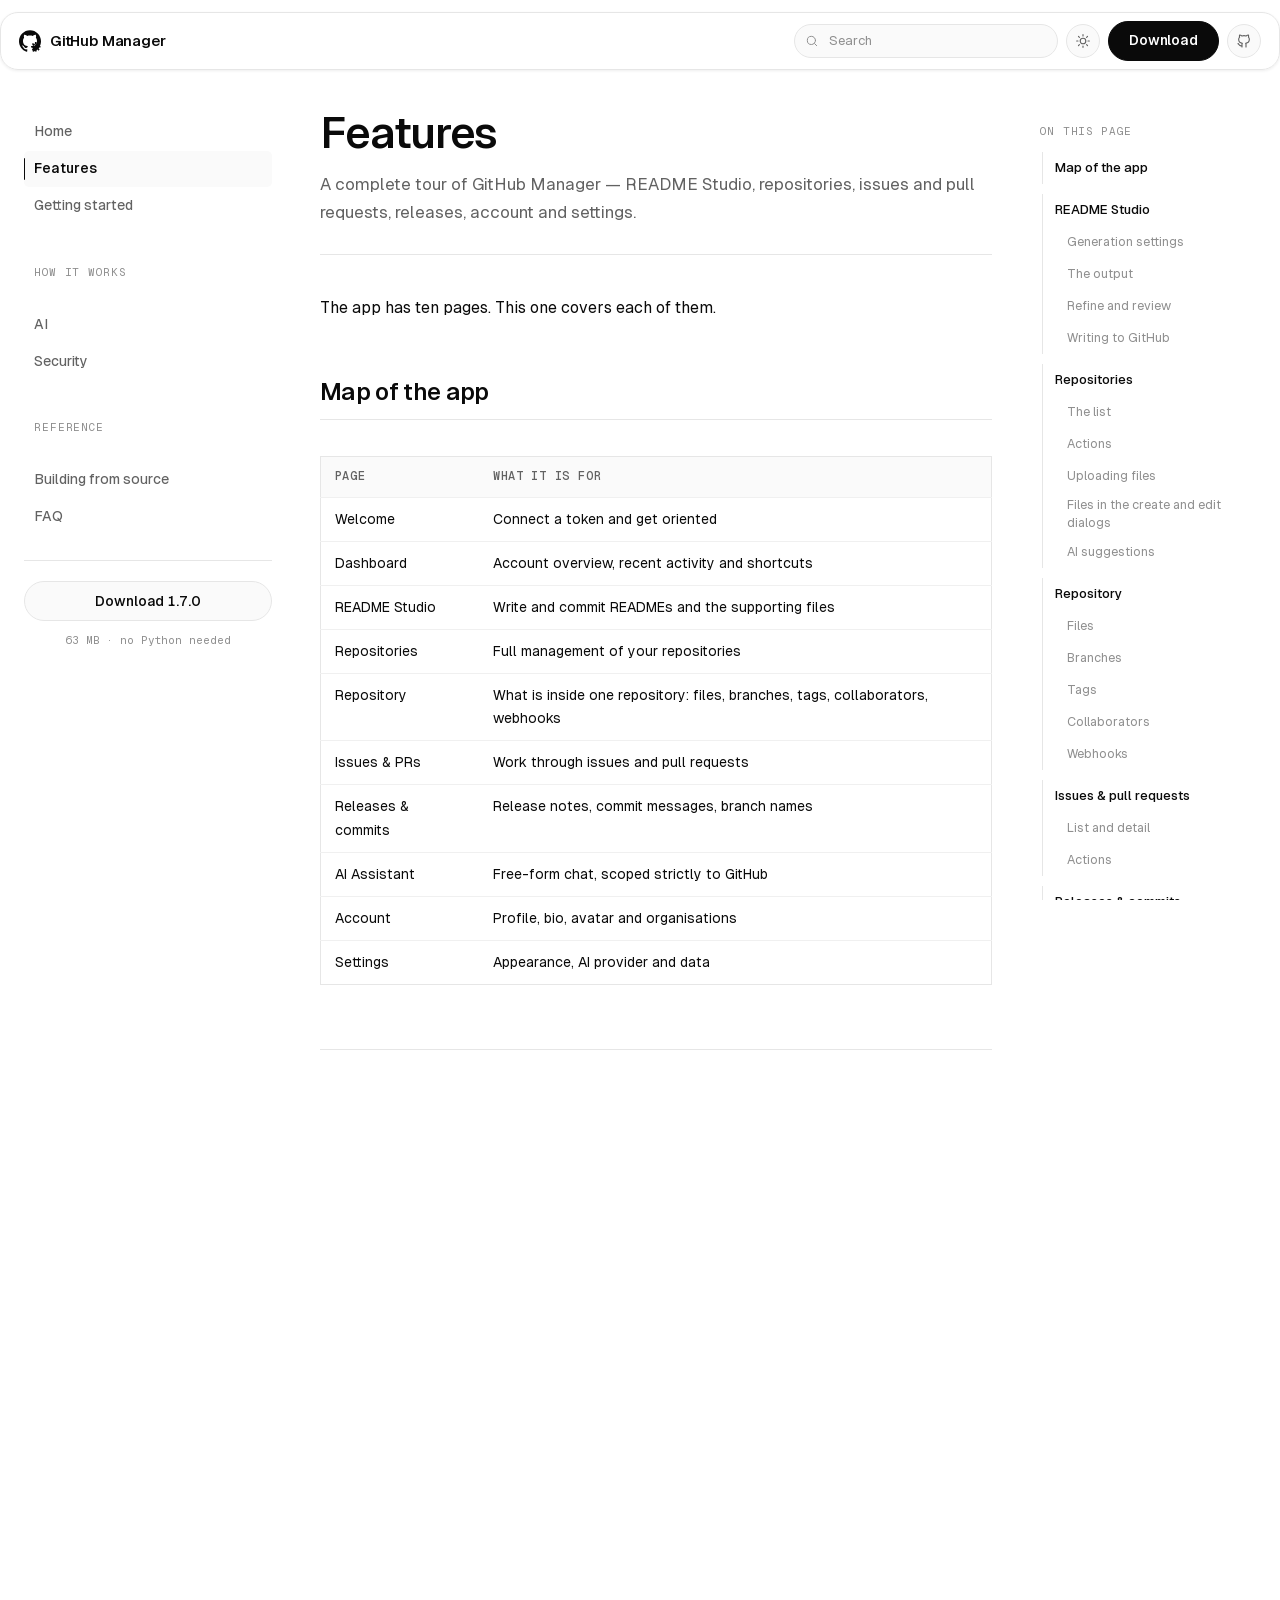
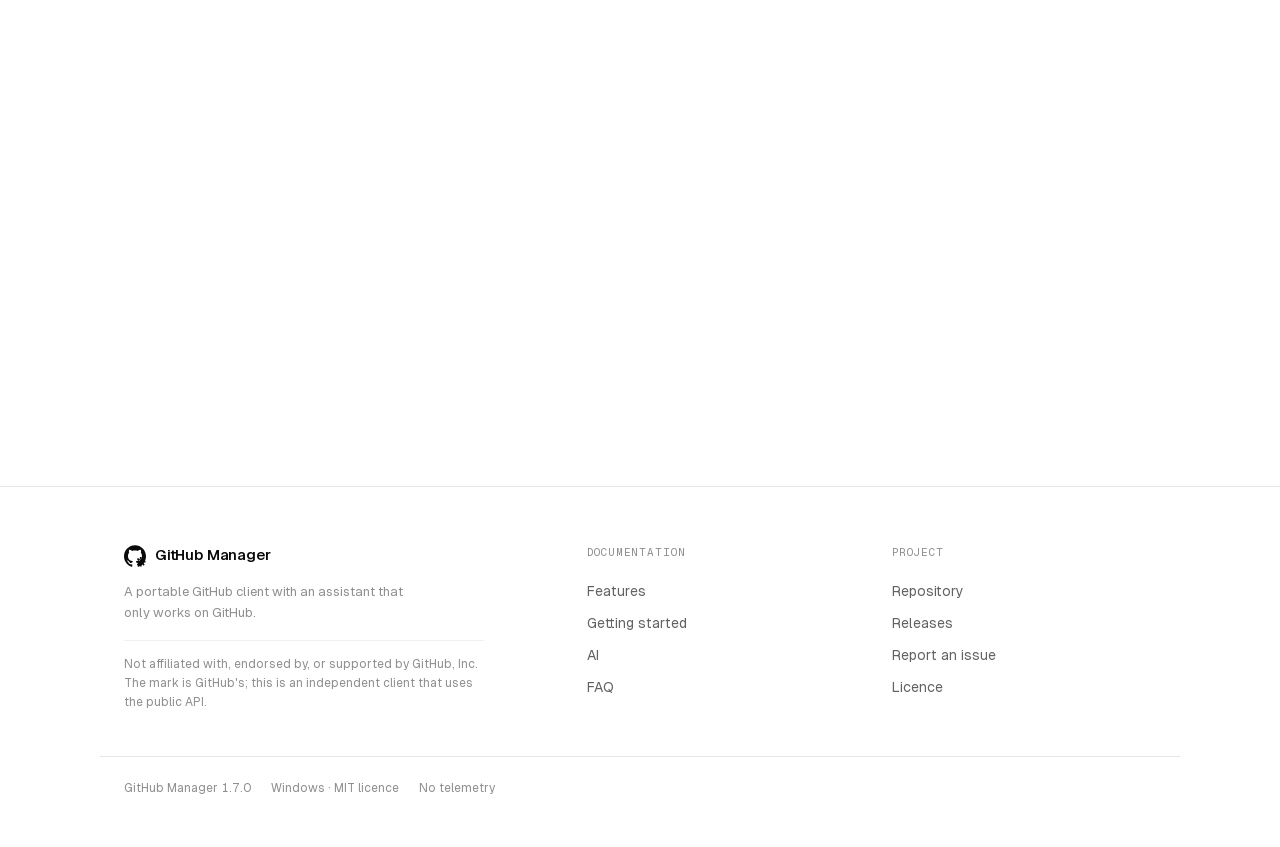
<file: docs/features.html>
<!DOCTYPE html>
<html lang="en" dir="ltr">
<head>
<meta charset="utf-8">
<meta name="viewport" content="width=device-width, initial-scale=1">
<!-- Pages are served straight from this folder with no header of our own, so the
     policy travels with the document. It refuses inline script and event handler
     attributes even if something slipped past the body sanitiser, which is what
     turns a mistake in a markdown file into broken markup instead of a compromise.

     Two things this policy deliberately does NOT claim:

     'unsafe-inline' for style. It was here on the reasoning that markdown
     carries style attributes. The sanitiser has no "style" in _ALLOWED_ATTRS
     and no page in docs_src contains one, so it was pure concession. The
     check in check_no_inline_styles() fails the build if that ever stops
     being true.

     frame-ancestors 'none'. This is the one that matters, and it cannot be
     fixed here: CSP3 section 3.3 lists frame-ancestors among the directives
     that are not supported inside a <meta> element, so the browser discards
     it. Leaving it in the string read as protection that existed. Clickjacking
     against this site needs a real Content-Security-Policy response header,
     which GitHub Pages does not let a repository set. Until that changes the
     page is framable, and that is a property of the host, not a bug to
     patch around.

     img-src has no data:. Nothing on the site uses one, and _safe_src already
     refuses a data: source, so permitting it here only created a second,
     looser rule that disagreed with the first. -->
<meta http-equiv="Content-Security-Policy" content="default-src 'self'; script-src 'self'; style-src 'self'; font-src 'self'; img-src 'self'; connect-src 'self'; object-src 'none'; base-uri 'none'; form-action 'none'">
<meta name="referrer" content="strict-origin-when-cross-origin">
<title>Features · GitHub Manager</title>
<meta name="description" content="A complete tour of GitHub Manager — README Studio, repositories, issues and pull requests, releases, account and settings.">
<link rel="canonical" href="https://mrlurix.github.io/github-manager/features.html">
<link rel="stylesheet" href="assets/style.css">
<link rel="icon" href="assets/favicon.svg" type="image/svg+xml">
<link rel="preload" href="assets/fonts/Geist-Variable.woff2" as="font" type="font/woff2" crossorigin>
<meta property="og:type" content="website">
<meta property="og:title" content="Features · GitHub Manager">
<meta property="og:description" content="A complete tour of GitHub Manager — README Studio, repositories, issues and pull requests, releases, account and settings.">
<meta property="og:image" content="https://opengraph.githubassets.com/1/github-manager">
<meta name="twitter:card" content="summary_large_image">
<meta name="theme-color" content="#000000" media="(prefers-color-scheme: dark)">
<meta name="theme-color" content="#ffffff" media="(prefers-color-scheme: light)">
</head>
<body>
<a class="skip" href="#main">Skip to content</a>

<header class="site-header">
  <div class="bar">
    <button class="icon-btn nav-toggle" id="navToggle" aria-label="Menu" aria-expanded="false">
      <svg viewBox="0 0 24 24" aria-hidden="true"><path d="M4 7h16M4 12h16M4 17h16"/></svg>
    </button>

    <a class="brand" href="index.html">
      <svg class="brand-mark" viewBox="0 0 24 24" aria-hidden="true"><path d="M12 .297c-6.63 0-12 5.373-12 12 0 5.303 3.438 9.8 8.205 11.385.6.113.82-.258.82-.577 0-.285-.01-1.04-.015-2.04-3.338.724-4.042-1.61-4.042-1.61C4.422 18.07 3.633 17.7 3.633 17.7c-1.087-.744.084-.729.084-.729 1.205.084 1.838 1.236 1.838 1.236 1.07 1.835 2.809 1.305 3.495.998.108-.776.417-1.305.76-1.605-2.665-.3-5.466-1.332-5.466-5.93 0-1.31.465-2.38 1.235-3.22-.135-.303-.54-1.523.105-3.176 0 0 1.005-.322 3.3 1.23.96-.267 1.98-.399 3-.405 1.02.006 2.04.138 3 .405 2.28-1.552 3.285-1.23 3.285-1.23.645 1.653.24 2.873.12 3.176.765.84 1.23 1.91 1.23 3.22 0 4.61-2.805 5.625-5.475 5.92.42.36.81 1.096.81 2.22 0 1.606-.015 2.896-.015 3.286 0 .315.21.69.825.57C20.565 22.092 24 17.592 24 12.297c0-6.627-5.373-12-12-12"/>
  <path d="M21.661 17.324L23.423 17.406L23.423 19.194L21.716 19.064L21.367 19.986L22.554 21.290L21.290 22.554L20.175 21.255L19.276 21.661L19.194 23.423L17.406 23.423L17.536 21.716L16.614 21.367L15.310 22.554L14.046 21.290L15.345 20.175L14.939 19.276L13.177 19.194L13.177 17.406L14.884 17.536L15.233 16.614L14.046 15.310L15.310 14.046L16.425 15.345L17.324 14.939L17.406 13.177L19.194 13.177L19.064 14.884L19.986 15.233L21.290 14.046L22.554 15.310L21.255 16.425ZM15.700 18.300A2.600 2.600 0 1 0 20.900 18.300A2.600 2.600 0 1 0 15.700 18.300Z" fill="currentColor" fill-rule="evenodd"/></svg>
      <span>GitHub&nbsp;Manager</span>
    </a>

    <nav class="top-nav" aria-label="Sections"></nav>

    <div class="tools">
      <button class="search-icon-button" id="searchToggle" aria-label="Search" aria-expanded="false">
        <svg viewBox="0 0 24 24" aria-hidden="true">
          <circle cx="11" cy="11" r="7"/><path d="M20 20l-3.5-3.5"/>
        </svg>
      </button>
      <div class="search" role="search">
        <svg class="search-icon" viewBox="0 0 24 24" aria-hidden="true">
          <circle cx="11" cy="11" r="7"/><path d="M20 20l-3.5-3.5"/>
        </svg>
        <input id="searchInput" type="search" placeholder="Search"
               autocomplete="off" aria-label="Search the documentation" aria-controls="searchResults">
        <div class="results" id="searchResults" hidden></div>
      </div>

      <button class="icon-btn" id="themeToggle" aria-label="Switch between dark and light">
        <svg class="i-sun" viewBox="0 0 24 24" aria-hidden="true">
          <circle cx="12" cy="12" r="4.2"/>
          <path d="M12 2.5v2M12 19.5v2M2.5 12h2M19.5 12h2M5.2 5.2l1.4 1.4M17.4 17.4l1.4 1.4M18.8 5.2l-1.4 1.4M6.6 17.4l-1.4 1.4"/>
        </svg>
        <svg class="i-moon" viewBox="0 0 24 24" aria-hidden="true">
          <path d="M20 14.5A8.5 8.5 0 0 1 9.5 4a8.5 8.5 0 1 0 10.5 10.5z"/>
        </svg>
      </button>

      <a class="btn btn-primary" href="https://github.com/mrlurix/github-manager/releases/latest/download/GitHubManager.exe" target="_blank" rel="noopener noreferrer">Download</a>
      <a class="icon-btn" href="https://github.com/mrlurix/github-manager" target="_blank" rel="noopener noreferrer" aria-label="Repository on GitHub">
        <svg viewBox="0 0 24 24" aria-hidden="true">
          <path d="M9 19c-4.3 1.4-4.3-2.5-6-3m12 5v-3.5c0-1 .1-1.4-.5-2 2.8-.3 5.5-1.4 5.5-6a4.6 4.6 0 0 0-1.3-3.2 4.2 4.2 0 0 0-.1-3.2s-1.1-.3-3.5 1.3a12 12 0 0 0-6.2 0C6.6 2.8 5.5 3.1 5.5 3.1a4.2 4.2 0 0 0-.1 3.2A4.6 4.6 0 0 0 4 9.5c0 4.6 2.7 5.7 5.5 6-.6.6-.6 1.2-.5 2V21"/>
        </svg>
      </a>
    </div>
  </div>
  <div class="progress" role="presentation"></div>
</header>

<div class="shell">
<aside class="rail" id="rail">
    <nav class="rail-nav" aria-label="Documentation"><a class="rail-link" href="index.html">Home</a><a class="rail-link is-active" href="features.html" aria-current="page">Features</a><a class="rail-link" href="install.html">Getting started</a><p class="rail-caption">How it works</p><a class="rail-link" href="ai.html">AI</a><a class="rail-link" href="security.html">Security</a><p class="rail-caption">Reference</p><a class="rail-link" href="build.html">Building from source</a><a class="rail-link" href="faq.html">FAQ</a></nav>
    <div class="rail-foot">
      <a class="btn" href="https://github.com/mrlurix/github-manager/releases/latest/download/GitHubManager.exe" target="_blank" rel="noopener noreferrer">Download 1.7.0</a>
      <p>63 MB &middot; no Python needed</p>
    </div>
  </aside>

  <main id="main" class="content">
<header class="doc-head"><h1>Features</h1><p>A complete tour of GitHub Manager — README Studio, repositories, issues and pull requests, releases, account and settings.</p></header>
<p data-reveal data-stagger="1">The app has ten pages. This one covers each of them.</p>
<h2 id="map-of-the-app" data-reveal>Map of the app</h2>
<div class="scroll-x"><table data-reveal data-stagger="1">
<thead>
<tr>
<th>Page</th>
<th>What it is for</th>
</tr>
</thead>
<tbody>
<tr>
<td>Welcome</td>
<td>Connect a token and get oriented</td>
</tr>
<tr>
<td>Dashboard</td>
<td>Account overview, recent activity and shortcuts</td>
</tr>
<tr>
<td>README Studio</td>
<td>Write and commit READMEs and the supporting files</td>
</tr>
<tr>
<td>Repositories</td>
<td>Full management of your repositories</td>
</tr>
<tr>
<td>Repository</td>
<td>What is inside one repository: files, branches, tags, collaborators, webhooks</td>
</tr>
<tr>
<td>Issues &amp; PRs</td>
<td>Work through issues and pull requests</td>
</tr>
<tr>
<td>Releases &amp; commits</td>
<td>Release notes, commit messages, branch names</td>
</tr>
<tr>
<td>AI Assistant</td>
<td>Free-form chat, scoped strictly to GitHub</td>
</tr>
<tr>
<td>Account</td>
<td>Profile, bio, avatar and organisations</td>
</tr>
<tr>
<td>Settings</td>
<td>Appearance, AI provider and data</td>
</tr>
</tbody>
</table></div>
<hr>
<h2 id="readme-studio" data-reveal>README Studio</h2>
<p data-reveal data-stagger="1">The centre of the app. Two panes: the editor on the right, a live preview on the
left.</p>
<h3 id="generation-settings" data-reveal>Generation settings</h3>
<p data-reveal data-stagger="1">Tell the AI what to write before it writes it:</p>
<ul data-reveal data-stagger="1">
<li><strong>Tone</strong> — professional, friendly, minimal, detailed, playful or enterprise</li>
<li><strong>Language</strong> — English, Persian, Spanish, French, German, Turkish, Arabic, Hindi or Portuguese</li>
<li><strong>Audience</strong> — developers, beginners, teams, open source contributors, product managers or students</li>
<li><strong>Creativity</strong> — a number between 0 (precise) and 1 (free)</li>
<li><strong>Sections</strong> — toggle each one individually: header and badges, description, features, tech stack, installation, usage, screenshots, contributing, licence, roadmap</li>
<li><strong>Extra instructions</strong> — anything else, for example "add a Docker section and a CLI usage example"</li>
</ul>
<h3 id="the-output" data-reveal>The output</h3>
<p data-reveal data-stagger="1">The model sees the real repository: the file tree, the languages in use, the
topics, the current README and a few key files. The result is about your project
rather than generic filler.</p>
<h3 id="refine-and-review" data-reveal>Refine and review</h3>
<ul data-reveal data-stagger="1">
<li><strong>Refine</strong> — write "make the intro clearer" and the same document is rewritten</li>
<li><strong>Review</strong> — a full preview with copy-to-clipboard and save-to-disk</li>
<li><strong>Draft extra file</strong> — ready-made templates for CONTRIBUTING, LICENSE, <code>.gitignore</code>, SECURITY, CODE_OF_CONDUCT and CHANGELOG</li>
</ul>
<h3 id="writing-to-github" data-reveal>Writing to GitHub</h3>
<ul data-reveal data-stagger="1">
<li><strong>Commit to GitHub</strong> — you see the file, the branch and the commit message before confirming</li>
<li><strong>Save .md</strong> — write to disk without touching GitHub</li>
<li><strong>Load existing</strong> — pull the current README back down from the server</li>
</ul>
<blockquote data-reveal data-stagger="1">
<p data-reveal data-stagger="1">If the repository has no README yet, one is created. If it does, the file's
<code>sha</code> is read first so the update is applied to the right version instead of
blindly overwriting whatever happens to be there.</p>
</blockquote>
<hr>
<h2 id="repositories" data-reveal>Repositories</h2>
<h3 id="the-list" data-reveal>The list</h3>
<p data-reveal data-stagger="1">Search by name and description, filter by private/public and archived, and pick
one of three layouts: compact, comfortable or cards.</p>
<h3 id="actions" data-reveal>Actions</h3>
<div class="scroll-x"><table data-reveal data-stagger="1">
<thead>
<tr>
<th>Action</th>
<th>Notes</th>
</tr>
</thead>
<tbody>
<tr>
<td>Create</td>
<td>Name, description, homepage, topics, visibility, an initial README and a licence template, plus any files you attach</td>
</tr>
<tr>
<td>Edit</td>
<td>Name, description, homepage, topics, default branch and archived state, plus adding and deleting files</td>
</tr>
<tr>
<td>Upload files</td>
<td>Commit one or more files from disk, to any folder and any branch</td>
</tr>
<tr>
<td>Archive</td>
<td>Reversible and safe; nothing is deleted</td>
</tr>
<tr>
<td>Delete</td>
<td>You must type the full repository name to confirm</td>
</tr>
<tr>
<td>Fork</td>
<td>Creates the fork immediately</td>
</tr>
<tr>
<td>Star</td>
<td>Adds or removes the star</td>
</tr>
</tbody>
</table></div>
<h3 id="uploading-files" data-reveal>Uploading files</h3>
<p data-reveal data-stagger="1">Use <strong>Upload files…</strong> on a repository card, or the ⋮ menu beside it.</p>
<ul data-reveal data-stagger="1">
<li>Pick one file or several; each row shows its size</li>
<li><strong>Folder</strong> puts them all under a directory in the repository — change it and
the whole batch moves, while any path you edited by hand stays put</li>
<li>Each row is editable, so a file can be renamed or moved without leaving the dialog</li>
<li>Choose whether an existing file may be overwritten, or the upload stops</li>
<li>Commit message and branch are yours to set</li>
</ul>
<blockquote data-reveal data-stagger="1">
<p data-reveal data-stagger="1">GitHub commits one file per request, so a batch is a sequence. Each file is
confirmed as it lands, and a failure stops the rest rather than leaving you
guessing how far it got. Binary files are uploaded byte for byte.</p>
</blockquote>
<h3 id="files-in-the-create-and-edit-dialogs" data-reveal>Files in the create and edit dialogs</h3>
<p data-reveal data-stagger="1">The same picker is built into both, so a repository can be seeded or tidied
without opening a second dialog.</p>
<ul data-reveal data-stagger="1">
<li><strong>Create repository</strong> — attach files while creating. They are committed
straight after the repository is made, since the API takes no file content in
the create call itself</li>
<li><strong>Edit repository</strong> — the current files are listed with their sizes; tick one
to delete it, and add new files in the section below</li>
</ul>
<p data-reveal data-stagger="1">Deletions are applied before uploads, so a path that is removed and re-added
somewhere else cannot be clobbered by the order the requests happen to land in.
Marking the same path for both is refused rather than resolved silently.</p>
<blockquote data-reveal data-stagger="1">
<p data-reveal data-stagger="1">An archived repository is read only, so the file section is not offered there.</p>
</blockquote>
<h3 id="ai-suggestions" data-reveal>AI suggestions</h3>
<p data-reveal data-stagger="1">"Describe with AI" reads the whole repository and proposes a one-line
description plus a set of topics. Nothing is sent to GitHub until you press
Apply.</p>
<hr>
<h2 id="repository" data-reveal>Repository</h2>
<p data-reveal data-stagger="1">The Repositories page manages <em>your</em> repositories — creating them, editing their
settings, archiving them. This page looks <em>inside</em> a single one. Pick a
repository and a branch at the top, and everything below follows that choice.</p>
<h3 id="files" data-reveal>Files</h3>
<ul data-reveal data-stagger="1">
<li>The tree is built from the real paths on the selected branch, folders nested
as they are in the repository</li>
<li><strong>Filter by path</strong> narrows it as you type, so a large repository stays navigable</li>
<li>Selecting a file reads it from GitHub and shows the contents beside the tree</li>
<li><strong>Upload</strong> sends you to the same upload dialog used everywhere else, so a file
added here behaves exactly like one added from a repository card</li>
</ul>
<h3 id="branches" data-reveal>Branches</h3>
<ul data-reveal data-stagger="1">
<li>Every branch on the repository, with the one you are currently viewing marked</li>
<li>Type a name and <strong>Create</strong> — it is branched from whatever branch you have
selected, not from the repository default, which is usually what you want when
you are working in a feature branch</li>
<li>Double-clicking a branch switches the whole page to it</li>
</ul>
<h3 id="tags" data-reveal>Tags</h3>
<p data-reveal data-stagger="1">Every tag with the commit it points at, newest first by name. The commit is
shortened to twelve characters, which is enough to identify it in any Git
client.</p>
<h3 id="collaborators" data-reveal>Collaborators</h3>
<ul data-reveal data-stagger="1">
<li>Each person with the highest permission they actually hold — <code>admin</code>, <code>maintain</code>,
<code>write</code>, <code>triage</code> or <code>read</code></li>
<li>Add someone by username and pick their level</li>
<li>Removing someone asks first, because access is lost the moment it is applied</li>
</ul>
<h3 id="webhooks" data-reveal>Webhooks</h3>
<p data-reveal data-stagger="1">Read-only, and said so on the tab. Each hook is listed with the events it fires
on, and its target URL is in the tooltip. Hooks are created on GitHub rather
than here, since a misconfigured one fires at someone else's server.</p>
<blockquote data-reveal data-stagger="1">
<p data-reveal data-stagger="1">Every list on this page is loaded on its own, when you switch to the tab that
needs it. Opening the page costs one request, not five.</p>
</blockquote>
<hr>
<h2 id="issues-pull-requests" data-reveal>Issues &amp; pull requests</h2>
<h3 id="list-and-detail" data-reveal>List and detail</h3>
<ul data-reveal data-stagger="1">
<li>Toggle between issues and pull requests, and between open, closed and all</li>
<li>Each row shows the number, title, author, comment count and labels</li>
<li>The detail pane renders the issue body and every comment with its author</li>
</ul>
<h3 id="actions-2" data-reveal>Actions</h3>
<div class="scroll-x"><table data-reveal data-stagger="1">
<thead>
<tr>
<th>Action</th>
<th>Notes</th>
</tr>
</thead>
<tbody>
<tr>
<td>Draft issue</td>
<td>Write a sentence or two; the AI expands it into a structured issue with steps and expected behaviour</td>
</tr>
<tr>
<td>AI reply</td>
<td>Drafted from the issue body and the existing comments, editable before it is posted</td>
</tr>
<tr>
<td>AI triage</td>
<td>Reviews the whole queue at once and suggests a type, a priority and a next action for each</td>
</tr>
<tr>
<td>Close / reopen</td>
<td>Changes state, with confirmation</td>
</tr>
</tbody>
</table></div>
<blockquote data-reveal data-stagger="1">
<p data-reveal data-stagger="1">The selection survives a refresh. Post a reply, and you are still looking at
the same issue when you get back, so the next action lands where you expect.</p>
</blockquote>
<hr>
<h2 id="releases-commits" data-reveal>Releases &amp; commits</h2>
<h3 id="lists" data-reveal>Lists</h3>
<p data-reveal data-stagger="1">Commits and releases sit side by side, each loadable on its own.</p>
<h3 id="release-notes" data-reveal>Release notes</h3>
<ul data-reveal data-stagger="1">
<li><strong>Generate notes</strong> — takes the commit list and writes release notes, streamed token by token as they arrive</li>
<li><strong>Publish</strong> — confirmed with a dialog naming the tag and repository</li>
<li><strong>New release</strong> — create one by hand with your own tag, name and body</li>
</ul>
<p data-reveal data-stagger="1">The tag field is pre-filled from the newest release: if the latest is <code>v1.2.0</code> it
suggests <code>v1.3.0</code>.</p>
<h3 id="commit-messages-and-branch-names" data-reveal>Commit messages and branch names</h3>
<ul data-reveal data-stagger="1">
<li><strong>Write commit message</strong> — describe the change in plain language and get a Conventional Commit with a subject, a wrapped body and a BREAKING CHANGE footer when one is needed</li>
<li><strong>Suggest branch</strong> — the same description yields a <code>feat/…</code> style branch name</li>
<li><strong>Create branch</strong> — creates it on GitHub</li>
</ul>
<p data-reveal data-stagger="1">Three styles are supported: Conventional Commits, plain imperative and Angular.</p>
<hr>
<h2 id="ai-assistant" data-reveal>AI Assistant</h2>
<p data-reveal data-stagger="1">Free-form chat, with four things worth knowing.</p>
<h3 id="scoped-to-github" data-reveal>Scoped to GitHub</h3>
<p data-reveal data-stagger="1">Three independent layers:</p>
<ol data-reveal data-stagger="1">
<li><strong>Before sending</strong> — the request is classified. Anything off-topic never reaches the model.</li>
<li><strong>In the system prompt</strong> — the model is given an explicit allow and deny list.</li>
<li><strong>After the answer</strong> — the response is validated too, and replaced with an out-of-scope notice if it strayed.</li>
</ol>
<h3 id="repository-context" data-reveal>Repository context</h3>
<p data-reveal data-stagger="1">With "Attach repo context" on, the selected repository's structure and contents
are included so answers are about your project.</p>
<h3 id="streaming" data-reveal>Streaming</h3>
<p data-reveal data-stagger="1">Responses appear token by token, with Enter to send.</p>
<h3 id="shortcuts" data-reveal>Shortcuts</h3>
<p data-reveal data-stagger="1">Six ready-made prompts: write a README, suggest topics, draft a CI workflow,
review your current README, write a <code>.gitignore</code>, and explain adding a LICENSE.</p>
<hr>
<h2 id="account" data-reveal>Account</h2>
<ul data-reveal data-stagger="1">
<li><strong>Profile</strong> — name, company, location, website, Twitter handle and public email</li>
<li><strong>Bio</strong> — write it yourself, have the AI improve it, or pick from several finished options</li>
<li><strong>Avatar</strong> — upload a PNG, JPEG, GIF or WebP; type and file size are checked before anything is sent</li>
<li><strong>Organisations</strong> — the organisations you have access to</li>
<li><strong>Profile README</strong> — creates or updates the <code>&lt;username&gt;/&lt;username&gt;</code> repository</li>
<li><strong>Activity</strong> — recent GitHub events</li>
</ul>
<hr>
<h2 id="settings" data-reveal>Settings</h2>
<h3 id="appearance" data-reveal>Appearance</h3>
<ul data-reveal data-stagger="1">
<li>Dark and light themes, both monochrome</li>
<li>Font family</li>
<li>UI scale from 85% to 130%</li>
</ul>
<h3 id="ai" data-reveal>AI</h3>
<ul data-reveal data-stagger="1">
<li>Provider from the list, or any OpenAI compatible address</li>
<li>Model, temperature, max tokens and timeout</li>
<li>Streaming on or off</li>
<li>List the models the provider offers</li>
<li>Test the connection</li>
</ul>
<h3 id="data" data-reveal>Data</h3>
<ul data-reveal data-stagger="1">
<li>Where the data folder is</li>
<li>Clear the API key</li>
<li><strong>Erase everything</strong> — tokens, keys, the repository cache and settings</li>
</ul>
<hr>
<h2 id="keyboard-shortcuts" data-reveal>Keyboard shortcuts</h2>
<div class="scroll-x"><table data-reveal data-stagger="1">
<thead>
<tr>
<th>Key</th>
<th>Action</th>
</tr>
</thead>
<tbody>
<tr>
<td><code>Ctrl+1</code> … <code>Ctrl+9</code></td>
<td>Jump to a page, in the order shown in the sidebar</td>
</tr>
<tr>
<td><code>Ctrl+K</code></td>
<td>AI Assistant</td>
</tr>
<tr>
<td><code>Ctrl+,</code></td>
<td>Settings</td>
</tr>
<tr>
<td><code>Ctrl+R</code></td>
<td>Refresh the current page</td>
</tr>
<tr>
<td><code>Ctrl+N</code></td>
<td>New repository</td>
</tr>
<tr>
<td><code>Ctrl+B</code></td>
<td>Collapse or expand the sidebar</td>
</tr>
<tr>
<td><code>Ctrl+Shift+R</code></td>
<td>Toggle dark and light</td>
</tr>
<tr>
<td><code>Ctrl+Q</code></td>
<td>Quit</td>
</tr>
</tbody>
</table></div>
<hr>
<h2 id="what-is-not-here" data-reveal>What is not here</h2>
<p data-reveal data-stagger="1">Stated plainly, so you are not looking for it:</p>
<ul data-reveal data-stagger="1">
<li><strong>No GitHub Enterprise setting in the UI</strong> — the client can be pointed at another host, but there is no field for it yet</li>
<li><strong>No SSH key or API key management</strong> — creating a token needs re-authentication in a browser, so it is deliberately left out</li>
<li><strong>No domain-level analytics</strong> — GitHub traffic graphs are not shown</li>
<li><strong>No webhooks are created or edited</strong> — the Repository page lists them, but a hook you add here would start firing at a server you may not control</li>
<li><strong>No offline mode</strong> — nothing is cached, so the app will not show you stale repository data</li>
</ul>

<details class="toc-inline"><summary>On this page</summary><nav class="toc" aria-label="On this page"><ul><li class="toc-item toc-level-2"><a href="#map-of-the-app">Map of the app</a></li><li class="toc-item toc-level-2"><a href="#readme-studio">README Studio</a></li><li class="toc-item toc-level-3"><a href="#generation-settings">Generation settings</a></li><li class="toc-item toc-level-3"><a href="#the-output">The output</a></li><li class="toc-item toc-level-3"><a href="#refine-and-review">Refine and review</a></li><li class="toc-item toc-level-3"><a href="#writing-to-github">Writing to GitHub</a></li><li class="toc-item toc-level-2"><a href="#repositories">Repositories</a></li><li class="toc-item toc-level-3"><a href="#the-list">The list</a></li><li class="toc-item toc-level-3"><a href="#actions">Actions</a></li><li class="toc-item toc-level-3"><a href="#uploading-files">Uploading files</a></li><li class="toc-item toc-level-3"><a href="#files-in-the-create-and-edit-dialogs">Files in the create and edit dialogs</a></li><li class="toc-item toc-level-3"><a href="#ai-suggestions">AI suggestions</a></li><li class="toc-item toc-level-2"><a href="#repository">Repository</a></li><li class="toc-item toc-level-3"><a href="#files">Files</a></li><li class="toc-item toc-level-3"><a href="#branches">Branches</a></li><li class="toc-item toc-level-3"><a href="#tags">Tags</a></li><li class="toc-item toc-level-3"><a href="#collaborators">Collaborators</a></li><li class="toc-item toc-level-3"><a href="#webhooks">Webhooks</a></li><li class="toc-item toc-level-2"><a href="#issues-pull-requests">Issues &amp; pull requests</a></li><li class="toc-item toc-level-3"><a href="#list-and-detail">List and detail</a></li><li class="toc-item toc-level-3"><a href="#actions-2">Actions</a></li><li class="toc-item toc-level-2"><a href="#releases-commits">Releases &amp; commits</a></li><li class="toc-item toc-level-3"><a href="#lists">Lists</a></li><li class="toc-item toc-level-3"><a href="#release-notes">Release notes</a></li><li class="toc-item toc-level-3"><a href="#commit-messages-and-branch-names">Commit messages and branch names</a></li><li class="toc-item toc-level-2"><a href="#ai-assistant">AI Assistant</a></li><li class="toc-item toc-level-3"><a href="#scoped-to-github">Scoped to GitHub</a></li><li class="toc-item toc-level-3"><a href="#repository-context">Repository context</a></li><li class="toc-item toc-level-3"><a href="#streaming">Streaming</a></li><li class="toc-item toc-level-3"><a href="#shortcuts">Shortcuts</a></li><li class="toc-item toc-level-2"><a href="#account">Account</a></li><li class="toc-item toc-level-2"><a href="#settings">Settings</a></li><li class="toc-item toc-level-3"><a href="#appearance">Appearance</a></li><li class="toc-item toc-level-3"><a href="#ai">AI</a></li><li class="toc-item toc-level-3"><a href="#data">Data</a></li><li class="toc-item toc-level-2"><a href="#keyboard-shortcuts">Keyboard shortcuts</a></li><li class="toc-item toc-level-2"><a href="#what-is-not-here">What is not here</a></li></ul></nav></details>
  </main>

  <nav class="toc toc-rail" aria-labelledby="toc-heading"><p class="toc-title" id="toc-heading">On this page</p><ul><li class="toc-item toc-level-2"><a href="#map-of-the-app">Map of the app</a></li><li class="toc-item toc-level-2"><a href="#readme-studio">README Studio</a></li><li class="toc-item toc-level-3"><a href="#generation-settings">Generation settings</a></li><li class="toc-item toc-level-3"><a href="#the-output">The output</a></li><li class="toc-item toc-level-3"><a href="#refine-and-review">Refine and review</a></li><li class="toc-item toc-level-3"><a href="#writing-to-github">Writing to GitHub</a></li><li class="toc-item toc-level-2"><a href="#repositories">Repositories</a></li><li class="toc-item toc-level-3"><a href="#the-list">The list</a></li><li class="toc-item toc-level-3"><a href="#actions">Actions</a></li><li class="toc-item toc-level-3"><a href="#uploading-files">Uploading files</a></li><li class="toc-item toc-level-3"><a href="#files-in-the-create-and-edit-dialogs">Files in the create and edit dialogs</a></li><li class="toc-item toc-level-3"><a href="#ai-suggestions">AI suggestions</a></li><li class="toc-item toc-level-2"><a href="#repository">Repository</a></li><li class="toc-item toc-level-3"><a href="#files">Files</a></li><li class="toc-item toc-level-3"><a href="#branches">Branches</a></li><li class="toc-item toc-level-3"><a href="#tags">Tags</a></li><li class="toc-item toc-level-3"><a href="#collaborators">Collaborators</a></li><li class="toc-item toc-level-3"><a href="#webhooks">Webhooks</a></li><li class="toc-item toc-level-2"><a href="#issues-pull-requests">Issues &amp; pull requests</a></li><li class="toc-item toc-level-3"><a href="#list-and-detail">List and detail</a></li><li class="toc-item toc-level-3"><a href="#actions-2">Actions</a></li><li class="toc-item toc-level-2"><a href="#releases-commits">Releases &amp; commits</a></li><li class="toc-item toc-level-3"><a href="#lists">Lists</a></li><li class="toc-item toc-level-3"><a href="#release-notes">Release notes</a></li><li class="toc-item toc-level-3"><a href="#commit-messages-and-branch-names">Commit messages and branch names</a></li><li class="toc-item toc-level-2"><a href="#ai-assistant">AI Assistant</a></li><li class="toc-item toc-level-3"><a href="#scoped-to-github">Scoped to GitHub</a></li><li class="toc-item toc-level-3"><a href="#repository-context">Repository context</a></li><li class="toc-item toc-level-3"><a href="#streaming">Streaming</a></li><li class="toc-item toc-level-3"><a href="#shortcuts">Shortcuts</a></li><li class="toc-item toc-level-2"><a href="#account">Account</a></li><li class="toc-item toc-level-2"><a href="#settings">Settings</a></li><li class="toc-item toc-level-3"><a href="#appearance">Appearance</a></li><li class="toc-item toc-level-3"><a href="#ai">AI</a></li><li class="toc-item toc-level-3"><a href="#data">Data</a></li><li class="toc-item toc-level-2"><a href="#keyboard-shortcuts">Keyboard shortcuts</a></li><li class="toc-item toc-level-2"><a href="#what-is-not-here">What is not here</a></li></ul></nav>
</div>

<footer class="site-foot">
  <div class="foot-grid">
    <div class="foot-brand">
      <a class="brand" href="index.html">
        <svg class="brand-mark" viewBox="0 0 24 24" aria-hidden="true"><path d="M12 .297c-6.63 0-12 5.373-12 12 0 5.303 3.438 9.8 8.205 11.385.6.113.82-.258.82-.577 0-.285-.01-1.04-.015-2.04-3.338.724-4.042-1.61-4.042-1.61C4.422 18.07 3.633 17.7 3.633 17.7c-1.087-.744.084-.729.084-.729 1.205.084 1.838 1.236 1.838 1.236 1.07 1.835 2.809 1.305 3.495.998.108-.776.417-1.305.76-1.605-2.665-.3-5.466-1.332-5.466-5.93 0-1.31.465-2.38 1.235-3.22-.135-.303-.54-1.523.105-3.176 0 0 1.005-.322 3.3 1.23.96-.267 1.98-.399 3-.405 1.02.006 2.04.138 3 .405 2.28-1.552 3.285-1.23 3.285-1.23.645 1.653.24 2.873.12 3.176.765.84 1.23 1.91 1.23 3.22 0 4.61-2.805 5.625-5.475 5.92.42.36.81 1.096.81 2.22 0 1.606-.015 2.896-.015 3.286 0 .315.21.69.825.57C20.565 22.092 24 17.592 24 12.297c0-6.627-5.373-12-12-12"/>
  <path d="M21.661 17.324L23.423 17.406L23.423 19.194L21.716 19.064L21.367 19.986L22.554 21.290L21.290 22.554L20.175 21.255L19.276 21.661L19.194 23.423L17.406 23.423L17.536 21.716L16.614 21.367L15.310 22.554L14.046 21.290L15.345 20.175L14.939 19.276L13.177 19.194L13.177 17.406L14.884 17.536L15.233 16.614L14.046 15.310L15.310 14.046L16.425 15.345L17.324 14.939L17.406 13.177L19.194 13.177L19.064 14.884L19.986 15.233L21.290 14.046L22.554 15.310L21.255 16.425ZM15.700 18.300A2.600 2.600 0 1 0 20.900 18.300A2.600 2.600 0 1 0 15.700 18.300Z" fill="currentColor" fill-rule="evenodd"/></svg>
        <span>GitHub&nbsp;Manager</span>
      </a>
      <p>A portable GitHub client with an assistant that only works on GitHub.</p>
      <p class="unofficial">
        Not affiliated with, endorsed by, or supported by GitHub, Inc. The mark
        is GitHub's; this is an independent client that uses the public API.
      </p>
    </div>
    <div class="foot-col"><h4>Documentation</h4><a href="features.html">Features</a><a href="install.html">Getting started</a><a href="ai.html">AI</a><a href="faq.html">FAQ</a></div><div class="foot-col"><h4>Project</h4><a href="https://github.com/mrlurix/github-manager" target="_blank" rel="noopener noreferrer">Repository</a><a href="https://github.com/mrlurix/github-manager/releases/latest" target="_blank" rel="noopener noreferrer">Releases</a><a href="https://github.com/mrlurix/github-manager/issues" target="_blank" rel="noopener noreferrer">Report an issue</a><a href="https://github.com/mrlurix/github-manager/blob/main/LICENSE" target="_blank" rel="noopener noreferrer">Licence</a></div>
  </div>
  <div class="foot-base">
    <span>GitHub Manager 1.7.0</span>
    <span>Windows &middot; MIT licence</span>
    <span>No telemetry</span>
  </div>
</footer>

<script src="assets/search.js"></script>
<script src="assets/motion.js"></script>
<script src="assets/app.js"></script>
</body>
</html>
</file>
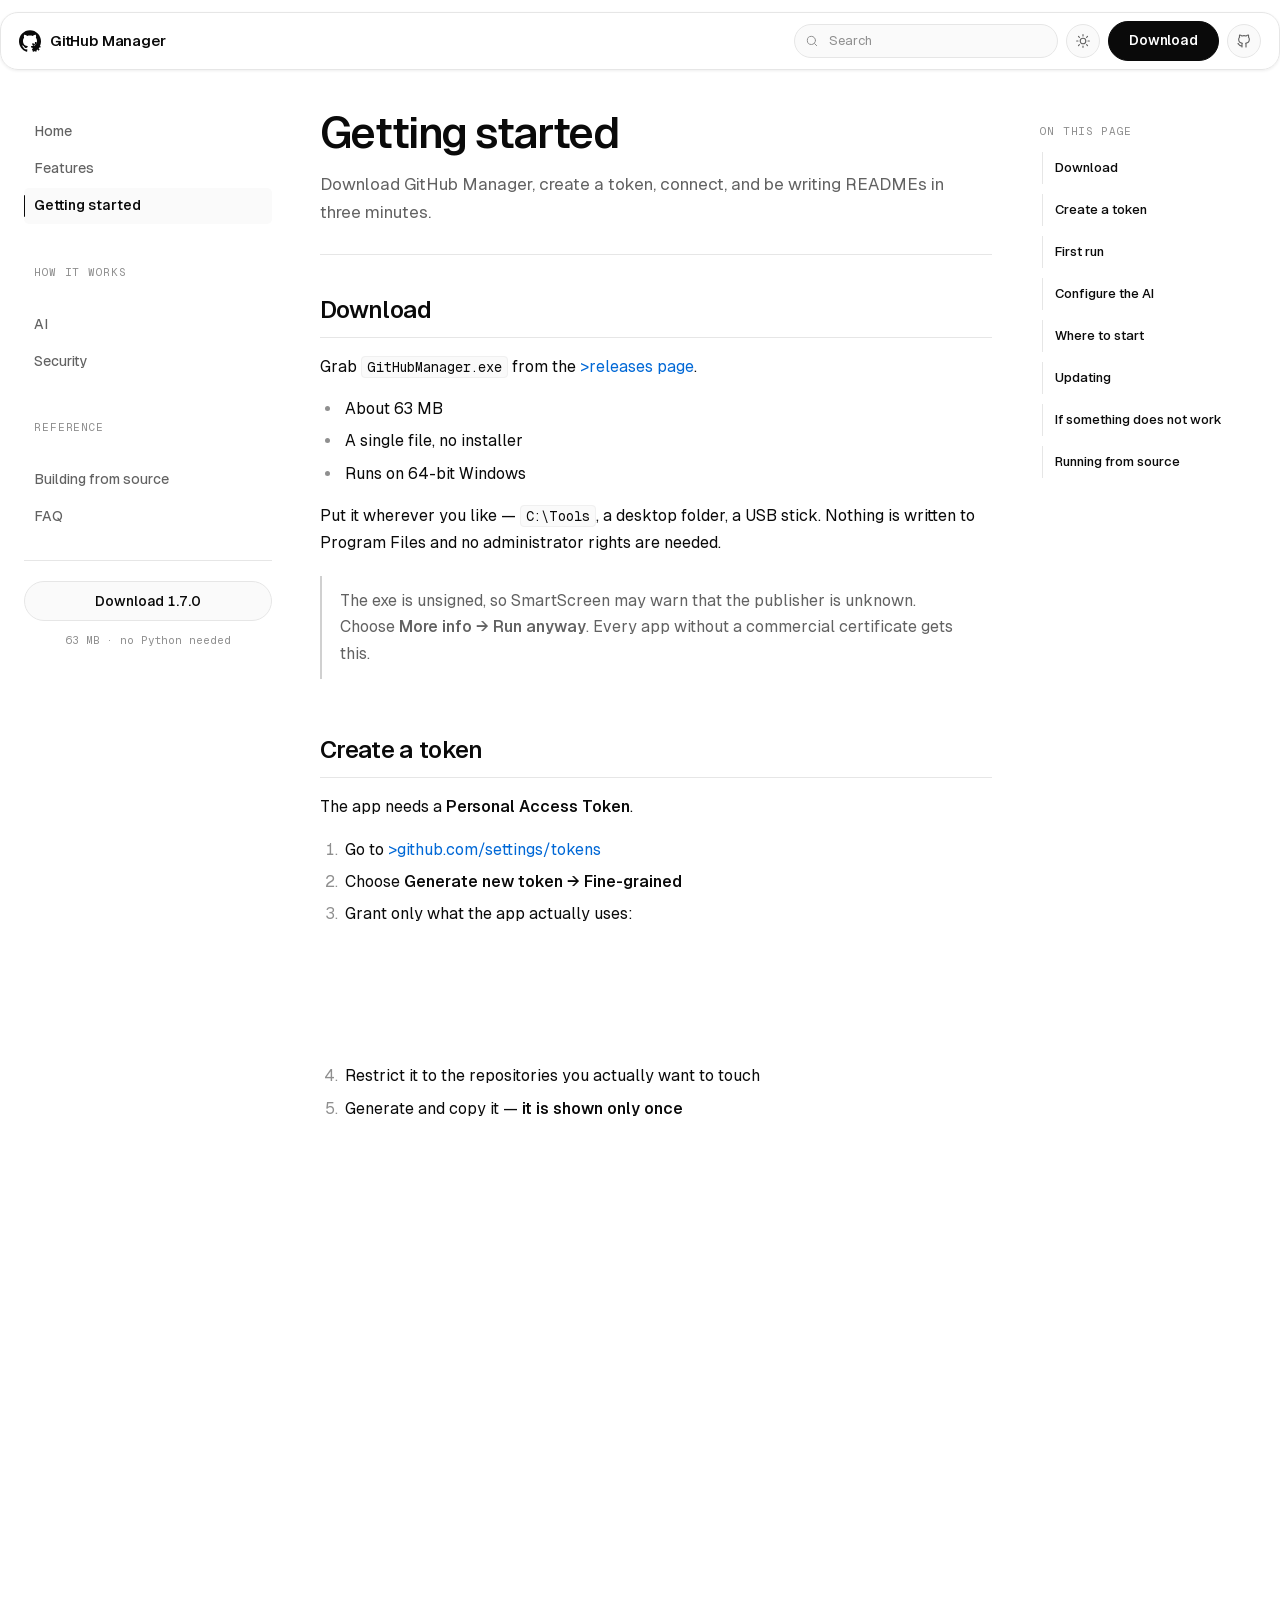
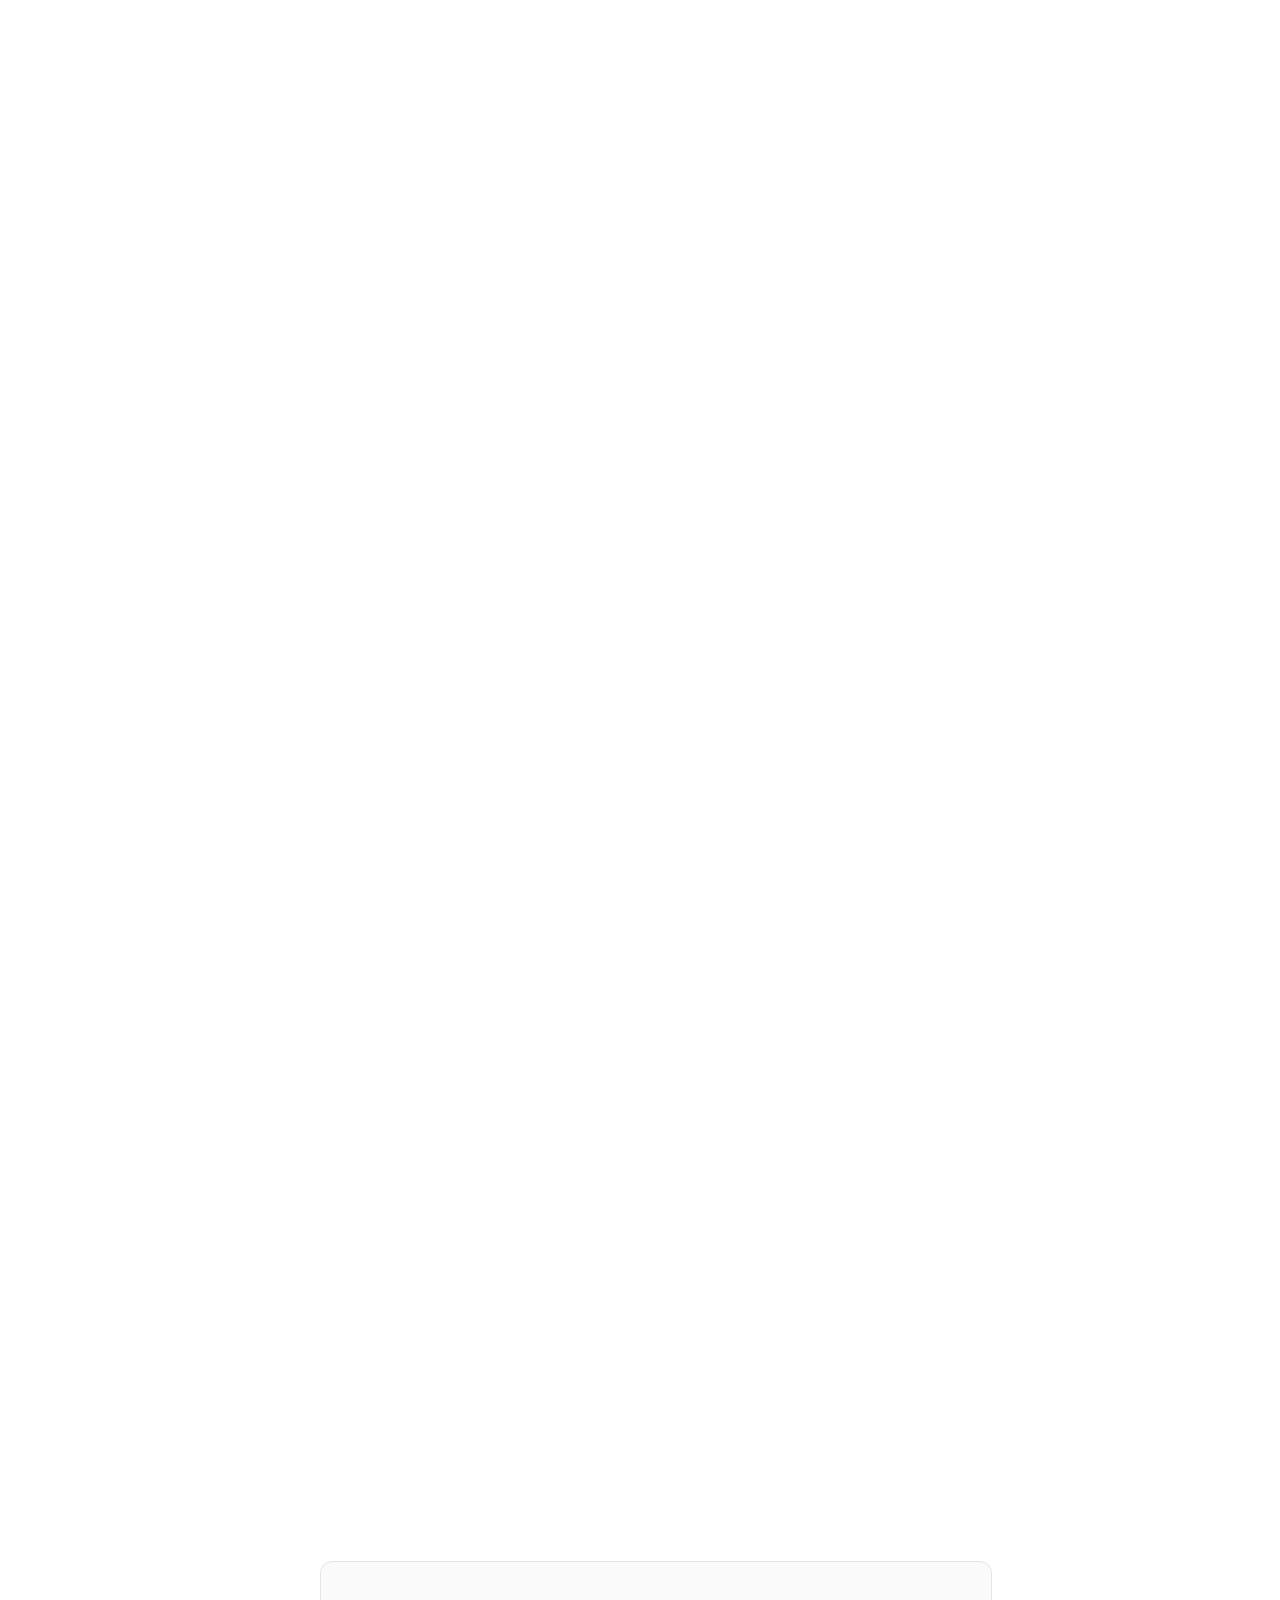
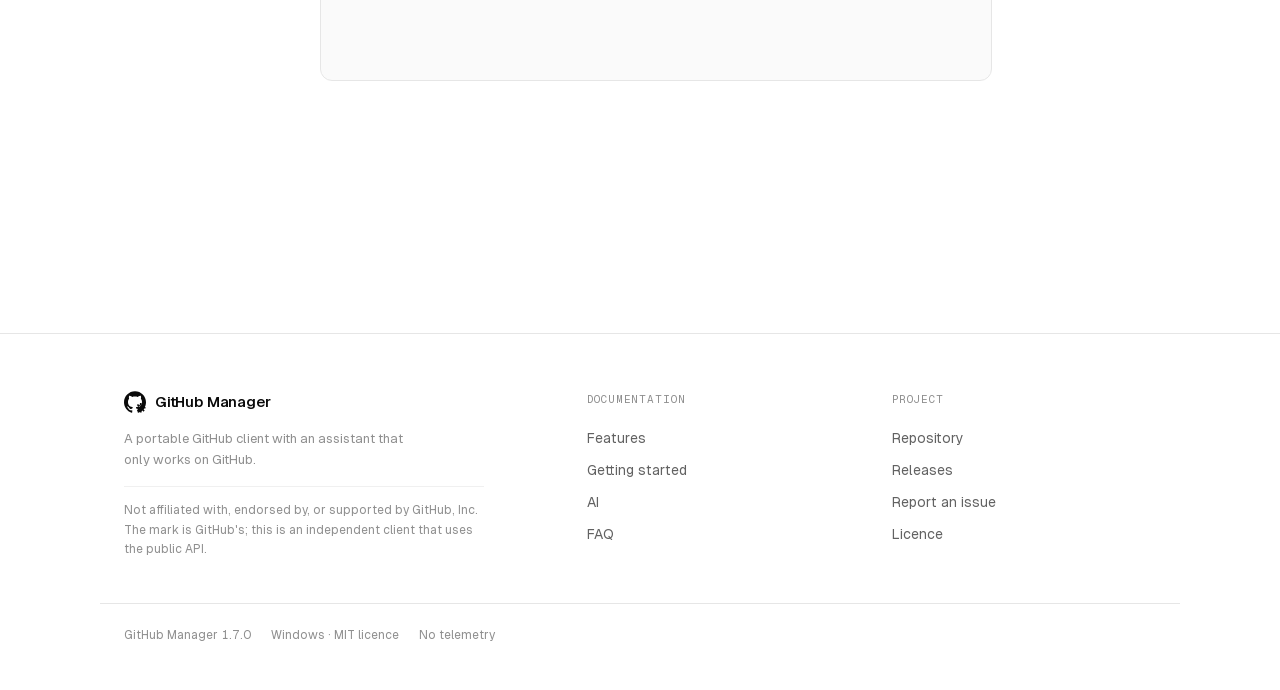
<file: docs/install.html>
<!DOCTYPE html>
<html lang="en" dir="ltr">
<head>
<meta charset="utf-8">
<meta name="viewport" content="width=device-width, initial-scale=1">
<!-- Pages are served straight from this folder with no header of our own, so the
     policy travels with the document. It refuses inline script and event handler
     attributes even if something slipped past the body sanitiser, which is what
     turns a mistake in a markdown file into broken markup instead of a compromise.

     Two things this policy deliberately does NOT claim:

     'unsafe-inline' for style. It was here on the reasoning that markdown
     carries style attributes. The sanitiser has no "style" in _ALLOWED_ATTRS
     and no page in docs_src contains one, so it was pure concession. The
     check in check_no_inline_styles() fails the build if that ever stops
     being true.

     frame-ancestors 'none'. This is the one that matters, and it cannot be
     fixed here: CSP3 section 3.3 lists frame-ancestors among the directives
     that are not supported inside a <meta> element, so the browser discards
     it. Leaving it in the string read as protection that existed. Clickjacking
     against this site needs a real Content-Security-Policy response header,
     which GitHub Pages does not let a repository set. Until that changes the
     page is framable, and that is a property of the host, not a bug to
     patch around.

     img-src has no data:. Nothing on the site uses one, and _safe_src already
     refuses a data: source, so permitting it here only created a second,
     looser rule that disagreed with the first. -->
<meta http-equiv="Content-Security-Policy" content="default-src 'self'; script-src 'self'; style-src 'self'; font-src 'self'; img-src 'self'; connect-src 'self'; object-src 'none'; base-uri 'none'; form-action 'none'">
<meta name="referrer" content="strict-origin-when-cross-origin">
<title>Getting started · GitHub Manager</title>
<meta name="description" content="Download GitHub Manager, create a token, connect, and be writing READMEs in three minutes.">
<link rel="canonical" href="https://mrlurix.github.io/github-manager/install.html">
<link rel="stylesheet" href="assets/style.css">
<link rel="icon" href="assets/favicon.svg" type="image/svg+xml">
<link rel="preload" href="assets/fonts/Geist-Variable.woff2" as="font" type="font/woff2" crossorigin>
<meta property="og:type" content="website">
<meta property="og:title" content="Getting started · GitHub Manager">
<meta property="og:description" content="Download GitHub Manager, create a token, connect, and be writing READMEs in three minutes.">
<meta property="og:image" content="https://opengraph.githubassets.com/1/github-manager">
<meta name="twitter:card" content="summary_large_image">
<meta name="theme-color" content="#000000" media="(prefers-color-scheme: dark)">
<meta name="theme-color" content="#ffffff" media="(prefers-color-scheme: light)">
</head>
<body>
<a class="skip" href="#main">Skip to content</a>

<header class="site-header">
  <div class="bar">
    <button class="icon-btn nav-toggle" id="navToggle" aria-label="Menu" aria-expanded="false">
      <svg viewBox="0 0 24 24" aria-hidden="true"><path d="M4 7h16M4 12h16M4 17h16"/></svg>
    </button>

    <a class="brand" href="index.html">
      <svg class="brand-mark" viewBox="0 0 24 24" aria-hidden="true"><path d="M12 .297c-6.63 0-12 5.373-12 12 0 5.303 3.438 9.8 8.205 11.385.6.113.82-.258.82-.577 0-.285-.01-1.04-.015-2.04-3.338.724-4.042-1.61-4.042-1.61C4.422 18.07 3.633 17.7 3.633 17.7c-1.087-.744.084-.729.084-.729 1.205.084 1.838 1.236 1.838 1.236 1.07 1.835 2.809 1.305 3.495.998.108-.776.417-1.305.76-1.605-2.665-.3-5.466-1.332-5.466-5.93 0-1.31.465-2.38 1.235-3.22-.135-.303-.54-1.523.105-3.176 0 0 1.005-.322 3.3 1.23.96-.267 1.98-.399 3-.405 1.02.006 2.04.138 3 .405 2.28-1.552 3.285-1.23 3.285-1.23.645 1.653.24 2.873.12 3.176.765.84 1.23 1.91 1.23 3.22 0 4.61-2.805 5.625-5.475 5.92.42.36.81 1.096.81 2.22 0 1.606-.015 2.896-.015 3.286 0 .315.21.69.825.57C20.565 22.092 24 17.592 24 12.297c0-6.627-5.373-12-12-12"/>
  <path d="M21.661 17.324L23.423 17.406L23.423 19.194L21.716 19.064L21.367 19.986L22.554 21.290L21.290 22.554L20.175 21.255L19.276 21.661L19.194 23.423L17.406 23.423L17.536 21.716L16.614 21.367L15.310 22.554L14.046 21.290L15.345 20.175L14.939 19.276L13.177 19.194L13.177 17.406L14.884 17.536L15.233 16.614L14.046 15.310L15.310 14.046L16.425 15.345L17.324 14.939L17.406 13.177L19.194 13.177L19.064 14.884L19.986 15.233L21.290 14.046L22.554 15.310L21.255 16.425ZM15.700 18.300A2.600 2.600 0 1 0 20.900 18.300A2.600 2.600 0 1 0 15.700 18.300Z" fill="currentColor" fill-rule="evenodd"/></svg>
      <span>GitHub&nbsp;Manager</span>
    </a>

    <nav class="top-nav" aria-label="Sections"></nav>

    <div class="tools">
      <button class="search-icon-button" id="searchToggle" aria-label="Search" aria-expanded="false">
        <svg viewBox="0 0 24 24" aria-hidden="true">
          <circle cx="11" cy="11" r="7"/><path d="M20 20l-3.5-3.5"/>
        </svg>
      </button>
      <div class="search" role="search">
        <svg class="search-icon" viewBox="0 0 24 24" aria-hidden="true">
          <circle cx="11" cy="11" r="7"/><path d="M20 20l-3.5-3.5"/>
        </svg>
        <input id="searchInput" type="search" placeholder="Search"
               autocomplete="off" aria-label="Search the documentation" aria-controls="searchResults">
        <div class="results" id="searchResults" hidden></div>
      </div>

      <button class="icon-btn" id="themeToggle" aria-label="Switch between dark and light">
        <svg class="i-sun" viewBox="0 0 24 24" aria-hidden="true">
          <circle cx="12" cy="12" r="4.2"/>
          <path d="M12 2.5v2M12 19.5v2M2.5 12h2M19.5 12h2M5.2 5.2l1.4 1.4M17.4 17.4l1.4 1.4M18.8 5.2l-1.4 1.4M6.6 17.4l-1.4 1.4"/>
        </svg>
        <svg class="i-moon" viewBox="0 0 24 24" aria-hidden="true">
          <path d="M20 14.5A8.5 8.5 0 0 1 9.5 4a8.5 8.5 0 1 0 10.5 10.5z"/>
        </svg>
      </button>

      <a class="btn btn-primary" href="https://github.com/mrlurix/github-manager/releases/latest/download/GitHubManager.exe" target="_blank" rel="noopener noreferrer">Download</a>
      <a class="icon-btn" href="https://github.com/mrlurix/github-manager" target="_blank" rel="noopener noreferrer" aria-label="Repository on GitHub">
        <svg viewBox="0 0 24 24" aria-hidden="true">
          <path d="M9 19c-4.3 1.4-4.3-2.5-6-3m12 5v-3.5c0-1 .1-1.4-.5-2 2.8-.3 5.5-1.4 5.5-6a4.6 4.6 0 0 0-1.3-3.2 4.2 4.2 0 0 0-.1-3.2s-1.1-.3-3.5 1.3a12 12 0 0 0-6.2 0C6.6 2.8 5.5 3.1 5.5 3.1a4.2 4.2 0 0 0-.1 3.2A4.6 4.6 0 0 0 4 9.5c0 4.6 2.7 5.7 5.5 6-.6.6-.6 1.2-.5 2V21"/>
        </svg>
      </a>
    </div>
  </div>
  <div class="progress" role="presentation"></div>
</header>

<div class="shell">
<aside class="rail" id="rail">
    <nav class="rail-nav" aria-label="Documentation"><a class="rail-link" href="index.html">Home</a><a class="rail-link" href="features.html">Features</a><a class="rail-link is-active" href="install.html" aria-current="page">Getting started</a><p class="rail-caption">How it works</p><a class="rail-link" href="ai.html">AI</a><a class="rail-link" href="security.html">Security</a><p class="rail-caption">Reference</p><a class="rail-link" href="build.html">Building from source</a><a class="rail-link" href="faq.html">FAQ</a></nav>
    <div class="rail-foot">
      <a class="btn" href="https://github.com/mrlurix/github-manager/releases/latest/download/GitHubManager.exe" target="_blank" rel="noopener noreferrer">Download 1.7.0</a>
      <p>63 MB &middot; no Python needed</p>
    </div>
  </aside>

  <main id="main" class="content">
<header class="doc-head"><h1>Getting started</h1><p>Download GitHub Manager, create a token, connect, and be writing READMEs in three minutes.</p></header>
<h2 id="download" data-reveal>Download</h2>
<p data-reveal data-stagger="1">Grab <code>GitHubManager.exe</code> from the
<a href="https://github.com/mrlurix/github-manager/releases/latest" target="_blank" rel="noopener noreferrer">&gt;releases page</a>.</p>
<ul data-reveal data-stagger="1">
<li>About 63 MB</li>
<li>A single file, no installer</li>
<li>Runs on 64-bit Windows</li>
</ul>
<p data-reveal data-stagger="1">Put it wherever you like — <code>C:\Tools</code>, a desktop folder, a USB stick. Nothing is
written to Program Files and no administrator rights are needed.</p>
<blockquote data-reveal data-stagger="1">
<p data-reveal data-stagger="1">The exe is unsigned, so SmartScreen may warn that the publisher is unknown.
Choose <strong>More info → Run anyway</strong>. Every app without a commercial certificate
gets this.</p>
</blockquote>
<h2 id="create-a-token" data-reveal>Create a token</h2>
<p data-reveal data-stagger="1">The app needs a <strong>Personal Access Token</strong>.</p>
<ol data-reveal data-stagger="1">
<li>Go to <a href="https://github.com/settings/tokens" target="_blank" rel="noopener noreferrer">&gt;github.com/settings/tokens</a></li>
<li>Choose <strong>Generate new token → Fine-grained</strong></li>
<li>Grant only what the app actually uses:
<ul data-reveal data-stagger="1">
<li><code>Contents: Read and write</code> — to commit READMEs and other files</li>
<li><code>Issues: Read and write</code> — to work with issues</li>
<li><code>Pull requests: Read and write</code> — to work with pull requests</li>
<li><code>Metadata: Read-only</code> — added automatically</li>
</ul>
</li>
<li>Restrict it to the repositories you actually want to touch</li>
<li>Generate and copy it — <strong>it is shown only once</strong></li>
</ol>
<p data-reveal data-stagger="1">Classic tokens work too; they need the <code>repo</code> and <code>delete_repo</code> scopes. Skip
<code>delete_repo</code> unless you intend to delete repositories — everything else works
without it.</p>
<h2 id="first-run" data-reveal>First run</h2>
<ol data-reveal data-stagger="1">
<li>Open the app</li>
<li>Click <strong>Connect GitHub</strong></li>
<li>Paste the token and confirm</li>
</ol>
<p data-reveal data-stagger="1">The token is encrypted with <strong>Windows DPAPI</strong> immediately and stored in the
<code>data</code> folder next to the executable. Another user on the same machine cannot
decrypt it.</p>
<p data-reveal data-stagger="1">If that folder is not writable — inside Program Files, say — the app falls back
to your user data folder automatically.</p>
<h2 id="configure-the-ai" data-reveal>Configure the AI</h2>
<p data-reveal data-stagger="1">Next step is picking a provider:</p>
<ol data-reveal data-stagger="1">
<li>Open <strong>Settings → AI</strong></li>
<li>Choose a provider</li>
<li>Enter an API key if it is a cloud service</li>
<li>Click <strong>Test connection</strong></li>
</ol>
<p data-reveal data-stagger="1">If you run a model locally, pick <code>Ollama</code> — <strong>no API key is needed</strong> and the
whole app works offline.</p>
<h2 id="where-to-start" data-reveal>Where to start</h2>
<div class="scroll-x"><table data-reveal data-stagger="1">
<thead>
<tr>
<th>You want to…</th>
<th>Start here</th>
</tr>
</thead>
<tbody>
<tr>
<td>Write a README</td>
<td>README Studio → pick a repository → <strong>Generate README</strong></td>
</tr>
<tr>
<td>Tidy up issues</td>
<td>Issues &amp; PRs → <strong>AI triage</strong></td>
</tr>
<tr>
<td>Ship a release</td>
<td>Releases &amp; commits → <strong>Load commits</strong> → <strong>Generate notes</strong></td>
</tr>
<tr>
<td>Ask a question</td>
<td>Press <strong>Ctrl+K</strong> and just ask</td>
</tr>
</tbody>
</table></div>
<h2 id="updating" data-reveal>Updating</h2>
<p data-reveal data-stagger="1">Download the new exe from the releases page and replace the old one. The <code>data</code>
folder is left alone, so your token and settings survive.</p>
<h2 id="if-something-does-not-work" data-reveal>If something does not work</h2>
<div class="scroll-x"><table data-reveal data-stagger="1">
<thead>
<tr>
<th>Symptom</th>
<th>Likely cause</th>
<th>Fix</th>
</tr>
</thead>
<tbody>
<tr>
<td>"Invalid or expired token"</td>
<td>Token expired or missing scopes</td>
<td>Create a new one and check the scopes</td>
</tr>
<tr>
<td>"Not found, or the token lacks access"</td>
<td>No access to that repository</td>
<td>Make sure the repository is selected when creating the token</td>
</tr>
<tr>
<td>"API rate limit exceeded"</td>
<td>Hourly quota spent</td>
<td>The error names roughly when it resets; wait</td>
</tr>
<tr>
<td>"Access denied"</td>
<td>Writing to a protected repository</td>
<td>That is GitHub's own rule</td>
</tr>
<tr>
<td>AI buttons are greyed out</td>
<td>No provider configured</td>
<td>Finish the AI settings</td>
</tr>
<tr>
<td>The app will not open</td>
<td>Antivirus, or an old Windows build</td>
<td>Unblock the file, or update Windows</td>
</tr>
</tbody>
</table></div>
<h2 id="running-from-source" data-reveal>Running from source</h2>
<p data-reveal data-stagger="1">To run or modify it yourself, see <a href="build.html" target="_blank" rel="noopener noreferrer">Building from source</a>.</p>
<pre><code data-reveal data-stagger="1" class="language-bash">git clone https://github.com/mrlurix/github-manager.git
cd github-manager
pip install -r requirements.txt
python main.py
</code></pre>
<p data-reveal data-stagger="1">On Windows you can just run <code>run.bat</code>.</p>

<details class="toc-inline"><summary>On this page</summary><nav class="toc" aria-label="On this page"><ul><li class="toc-item toc-level-2"><a href="#download">Download</a></li><li class="toc-item toc-level-2"><a href="#create-a-token">Create a token</a></li><li class="toc-item toc-level-2"><a href="#first-run">First run</a></li><li class="toc-item toc-level-2"><a href="#configure-the-ai">Configure the AI</a></li><li class="toc-item toc-level-2"><a href="#where-to-start">Where to start</a></li><li class="toc-item toc-level-2"><a href="#updating">Updating</a></li><li class="toc-item toc-level-2"><a href="#if-something-does-not-work">If something does not work</a></li><li class="toc-item toc-level-2"><a href="#running-from-source">Running from source</a></li></ul></nav></details>
  </main>

  <nav class="toc toc-rail" aria-labelledby="toc-heading"><p class="toc-title" id="toc-heading">On this page</p><ul><li class="toc-item toc-level-2"><a href="#download">Download</a></li><li class="toc-item toc-level-2"><a href="#create-a-token">Create a token</a></li><li class="toc-item toc-level-2"><a href="#first-run">First run</a></li><li class="toc-item toc-level-2"><a href="#configure-the-ai">Configure the AI</a></li><li class="toc-item toc-level-2"><a href="#where-to-start">Where to start</a></li><li class="toc-item toc-level-2"><a href="#updating">Updating</a></li><li class="toc-item toc-level-2"><a href="#if-something-does-not-work">If something does not work</a></li><li class="toc-item toc-level-2"><a href="#running-from-source">Running from source</a></li></ul></nav>
</div>

<footer class="site-foot">
  <div class="foot-grid">
    <div class="foot-brand">
      <a class="brand" href="index.html">
        <svg class="brand-mark" viewBox="0 0 24 24" aria-hidden="true"><path d="M12 .297c-6.63 0-12 5.373-12 12 0 5.303 3.438 9.8 8.205 11.385.6.113.82-.258.82-.577 0-.285-.01-1.04-.015-2.04-3.338.724-4.042-1.61-4.042-1.61C4.422 18.07 3.633 17.7 3.633 17.7c-1.087-.744.084-.729.084-.729 1.205.084 1.838 1.236 1.838 1.236 1.07 1.835 2.809 1.305 3.495.998.108-.776.417-1.305.76-1.605-2.665-.3-5.466-1.332-5.466-5.93 0-1.31.465-2.38 1.235-3.22-.135-.303-.54-1.523.105-3.176 0 0 1.005-.322 3.3 1.23.96-.267 1.98-.399 3-.405 1.02.006 2.04.138 3 .405 2.28-1.552 3.285-1.23 3.285-1.23.645 1.653.24 2.873.12 3.176.765.84 1.23 1.91 1.23 3.22 0 4.61-2.805 5.625-5.475 5.92.42.36.81 1.096.81 2.22 0 1.606-.015 2.896-.015 3.286 0 .315.21.69.825.57C20.565 22.092 24 17.592 24 12.297c0-6.627-5.373-12-12-12"/>
  <path d="M21.661 17.324L23.423 17.406L23.423 19.194L21.716 19.064L21.367 19.986L22.554 21.290L21.290 22.554L20.175 21.255L19.276 21.661L19.194 23.423L17.406 23.423L17.536 21.716L16.614 21.367L15.310 22.554L14.046 21.290L15.345 20.175L14.939 19.276L13.177 19.194L13.177 17.406L14.884 17.536L15.233 16.614L14.046 15.310L15.310 14.046L16.425 15.345L17.324 14.939L17.406 13.177L19.194 13.177L19.064 14.884L19.986 15.233L21.290 14.046L22.554 15.310L21.255 16.425ZM15.700 18.300A2.600 2.600 0 1 0 20.900 18.300A2.600 2.600 0 1 0 15.700 18.300Z" fill="currentColor" fill-rule="evenodd"/></svg>
        <span>GitHub&nbsp;Manager</span>
      </a>
      <p>A portable GitHub client with an assistant that only works on GitHub.</p>
      <p class="unofficial">
        Not affiliated with, endorsed by, or supported by GitHub, Inc. The mark
        is GitHub's; this is an independent client that uses the public API.
      </p>
    </div>
    <div class="foot-col"><h4>Documentation</h4><a href="features.html">Features</a><a href="install.html">Getting started</a><a href="ai.html">AI</a><a href="faq.html">FAQ</a></div><div class="foot-col"><h4>Project</h4><a href="https://github.com/mrlurix/github-manager" target="_blank" rel="noopener noreferrer">Repository</a><a href="https://github.com/mrlurix/github-manager/releases/latest" target="_blank" rel="noopener noreferrer">Releases</a><a href="https://github.com/mrlurix/github-manager/issues" target="_blank" rel="noopener noreferrer">Report an issue</a><a href="https://github.com/mrlurix/github-manager/blob/main/LICENSE" target="_blank" rel="noopener noreferrer">Licence</a></div>
  </div>
  <div class="foot-base">
    <span>GitHub Manager 1.7.0</span>
    <span>Windows &middot; MIT licence</span>
    <span>No telemetry</span>
  </div>
</footer>

<script src="assets/search.js"></script>
<script src="assets/motion.js"></script>
<script src="assets/app.js"></script>
</body>
</html>
</file>
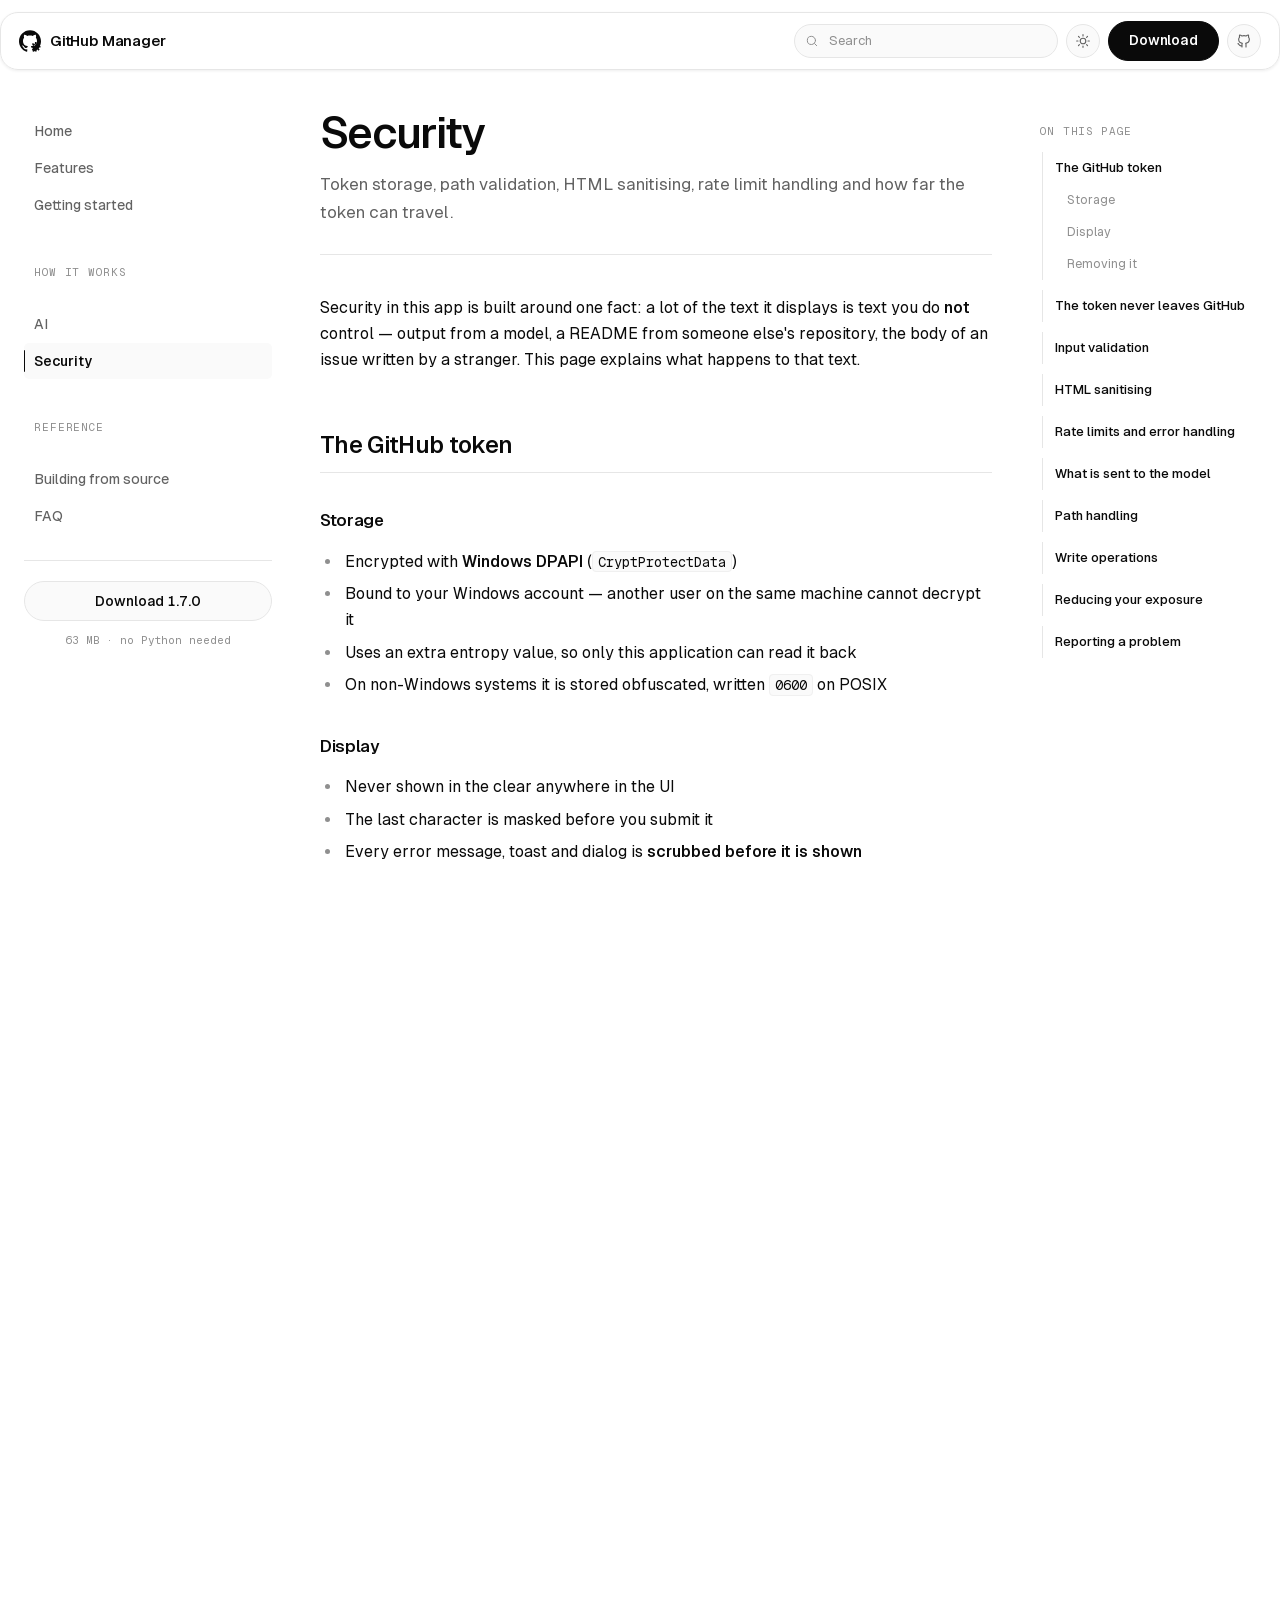
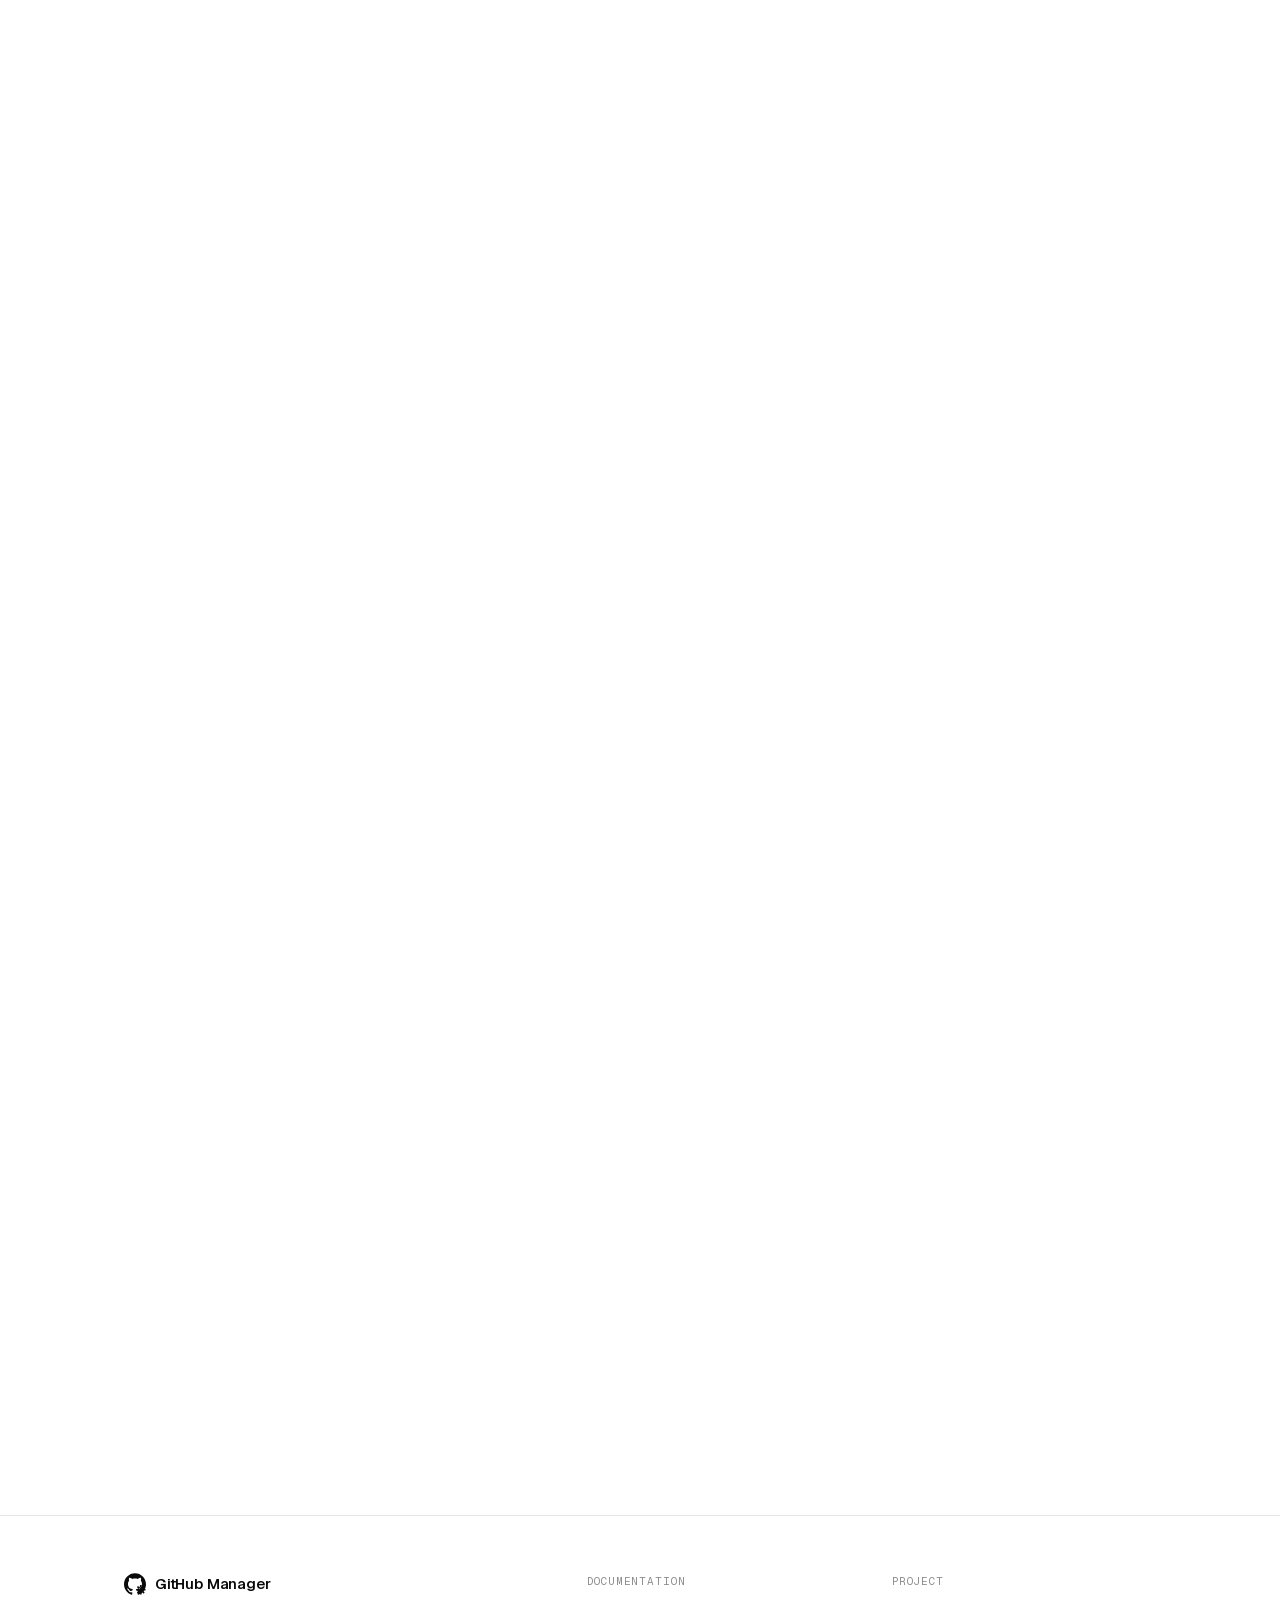
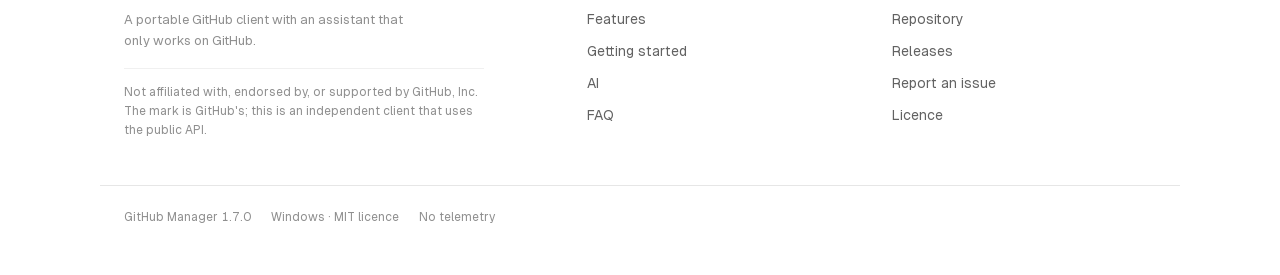
<file: docs/security.html>
<!DOCTYPE html>
<html lang="en" dir="ltr">
<head>
<meta charset="utf-8">
<meta name="viewport" content="width=device-width, initial-scale=1">
<!-- Pages are served straight from this folder with no header of our own, so the
     policy travels with the document. It refuses inline script and event handler
     attributes even if something slipped past the body sanitiser, which is what
     turns a mistake in a markdown file into broken markup instead of a compromise.

     Two things this policy deliberately does NOT claim:

     'unsafe-inline' for style. It was here on the reasoning that markdown
     carries style attributes. The sanitiser has no "style" in _ALLOWED_ATTRS
     and no page in docs_src contains one, so it was pure concession. The
     check in check_no_inline_styles() fails the build if that ever stops
     being true.

     frame-ancestors 'none'. This is the one that matters, and it cannot be
     fixed here: CSP3 section 3.3 lists frame-ancestors among the directives
     that are not supported inside a <meta> element, so the browser discards
     it. Leaving it in the string read as protection that existed. Clickjacking
     against this site needs a real Content-Security-Policy response header,
     which GitHub Pages does not let a repository set. Until that changes the
     page is framable, and that is a property of the host, not a bug to
     patch around.

     img-src has no data:. Nothing on the site uses one, and _safe_src already
     refuses a data: source, so permitting it here only created a second,
     looser rule that disagreed with the first. -->
<meta http-equiv="Content-Security-Policy" content="default-src 'self'; script-src 'self'; style-src 'self'; font-src 'self'; img-src 'self'; connect-src 'self'; object-src 'none'; base-uri 'none'; form-action 'none'">
<meta name="referrer" content="strict-origin-when-cross-origin">
<title>Security · GitHub Manager</title>
<meta name="description" content="Token storage, path validation, HTML sanitising, rate limit handling and how far the token can travel.">
<link rel="canonical" href="https://mrlurix.github.io/github-manager/security.html">
<link rel="stylesheet" href="assets/style.css">
<link rel="icon" href="assets/favicon.svg" type="image/svg+xml">
<link rel="preload" href="assets/fonts/Geist-Variable.woff2" as="font" type="font/woff2" crossorigin>
<meta property="og:type" content="website">
<meta property="og:title" content="Security · GitHub Manager">
<meta property="og:description" content="Token storage, path validation, HTML sanitising, rate limit handling and how far the token can travel.">
<meta property="og:image" content="https://opengraph.githubassets.com/1/github-manager">
<meta name="twitter:card" content="summary_large_image">
<meta name="theme-color" content="#000000" media="(prefers-color-scheme: dark)">
<meta name="theme-color" content="#ffffff" media="(prefers-color-scheme: light)">
</head>
<body>
<a class="skip" href="#main">Skip to content</a>

<header class="site-header">
  <div class="bar">
    <button class="icon-btn nav-toggle" id="navToggle" aria-label="Menu" aria-expanded="false">
      <svg viewBox="0 0 24 24" aria-hidden="true"><path d="M4 7h16M4 12h16M4 17h16"/></svg>
    </button>

    <a class="brand" href="index.html">
      <svg class="brand-mark" viewBox="0 0 24 24" aria-hidden="true"><path d="M12 .297c-6.63 0-12 5.373-12 12 0 5.303 3.438 9.8 8.205 11.385.6.113.82-.258.82-.577 0-.285-.01-1.04-.015-2.04-3.338.724-4.042-1.61-4.042-1.61C4.422 18.07 3.633 17.7 3.633 17.7c-1.087-.744.084-.729.084-.729 1.205.084 1.838 1.236 1.838 1.236 1.07 1.835 2.809 1.305 3.495.998.108-.776.417-1.305.76-1.605-2.665-.3-5.466-1.332-5.466-5.93 0-1.31.465-2.38 1.235-3.22-.135-.303-.54-1.523.105-3.176 0 0 1.005-.322 3.3 1.23.96-.267 1.98-.399 3-.405 1.02.006 2.04.138 3 .405 2.28-1.552 3.285-1.23 3.285-1.23.645 1.653.24 2.873.12 3.176.765.84 1.23 1.91 1.23 3.22 0 4.61-2.805 5.625-5.475 5.92.42.36.81 1.096.81 2.22 0 1.606-.015 2.896-.015 3.286 0 .315.21.69.825.57C20.565 22.092 24 17.592 24 12.297c0-6.627-5.373-12-12-12"/>
  <path d="M21.661 17.324L23.423 17.406L23.423 19.194L21.716 19.064L21.367 19.986L22.554 21.290L21.290 22.554L20.175 21.255L19.276 21.661L19.194 23.423L17.406 23.423L17.536 21.716L16.614 21.367L15.310 22.554L14.046 21.290L15.345 20.175L14.939 19.276L13.177 19.194L13.177 17.406L14.884 17.536L15.233 16.614L14.046 15.310L15.310 14.046L16.425 15.345L17.324 14.939L17.406 13.177L19.194 13.177L19.064 14.884L19.986 15.233L21.290 14.046L22.554 15.310L21.255 16.425ZM15.700 18.300A2.600 2.600 0 1 0 20.900 18.300A2.600 2.600 0 1 0 15.700 18.300Z" fill="currentColor" fill-rule="evenodd"/></svg>
      <span>GitHub&nbsp;Manager</span>
    </a>

    <nav class="top-nav" aria-label="Sections"></nav>

    <div class="tools">
      <button class="search-icon-button" id="searchToggle" aria-label="Search" aria-expanded="false">
        <svg viewBox="0 0 24 24" aria-hidden="true">
          <circle cx="11" cy="11" r="7"/><path d="M20 20l-3.5-3.5"/>
        </svg>
      </button>
      <div class="search" role="search">
        <svg class="search-icon" viewBox="0 0 24 24" aria-hidden="true">
          <circle cx="11" cy="11" r="7"/><path d="M20 20l-3.5-3.5"/>
        </svg>
        <input id="searchInput" type="search" placeholder="Search"
               autocomplete="off" aria-label="Search the documentation" aria-controls="searchResults">
        <div class="results" id="searchResults" hidden></div>
      </div>

      <button class="icon-btn" id="themeToggle" aria-label="Switch between dark and light">
        <svg class="i-sun" viewBox="0 0 24 24" aria-hidden="true">
          <circle cx="12" cy="12" r="4.2"/>
          <path d="M12 2.5v2M12 19.5v2M2.5 12h2M19.5 12h2M5.2 5.2l1.4 1.4M17.4 17.4l1.4 1.4M18.8 5.2l-1.4 1.4M6.6 17.4l-1.4 1.4"/>
        </svg>
        <svg class="i-moon" viewBox="0 0 24 24" aria-hidden="true">
          <path d="M20 14.5A8.5 8.5 0 0 1 9.5 4a8.5 8.5 0 1 0 10.5 10.5z"/>
        </svg>
      </button>

      <a class="btn btn-primary" href="https://github.com/mrlurix/github-manager/releases/latest/download/GitHubManager.exe" target="_blank" rel="noopener noreferrer">Download</a>
      <a class="icon-btn" href="https://github.com/mrlurix/github-manager" target="_blank" rel="noopener noreferrer" aria-label="Repository on GitHub">
        <svg viewBox="0 0 24 24" aria-hidden="true">
          <path d="M9 19c-4.3 1.4-4.3-2.5-6-3m12 5v-3.5c0-1 .1-1.4-.5-2 2.8-.3 5.5-1.4 5.5-6a4.6 4.6 0 0 0-1.3-3.2 4.2 4.2 0 0 0-.1-3.2s-1.1-.3-3.5 1.3a12 12 0 0 0-6.2 0C6.6 2.8 5.5 3.1 5.5 3.1a4.2 4.2 0 0 0-.1 3.2A4.6 4.6 0 0 0 4 9.5c0 4.6 2.7 5.7 5.5 6-.6.6-.6 1.2-.5 2V21"/>
        </svg>
      </a>
    </div>
  </div>
  <div class="progress" role="presentation"></div>
</header>

<div class="shell">
<aside class="rail" id="rail">
    <nav class="rail-nav" aria-label="Documentation"><a class="rail-link" href="index.html">Home</a><a class="rail-link" href="features.html">Features</a><a class="rail-link" href="install.html">Getting started</a><p class="rail-caption">How it works</p><a class="rail-link" href="ai.html">AI</a><a class="rail-link is-active" href="security.html" aria-current="page">Security</a><p class="rail-caption">Reference</p><a class="rail-link" href="build.html">Building from source</a><a class="rail-link" href="faq.html">FAQ</a></nav>
    <div class="rail-foot">
      <a class="btn" href="https://github.com/mrlurix/github-manager/releases/latest/download/GitHubManager.exe" target="_blank" rel="noopener noreferrer">Download 1.7.0</a>
      <p>63 MB &middot; no Python needed</p>
    </div>
  </aside>

  <main id="main" class="content">
<header class="doc-head"><h1>Security</h1><p>Token storage, path validation, HTML sanitising, rate limit handling and how far the token can travel.</p></header>
<p data-reveal data-stagger="1">Security in this app is built around one fact: a lot of the text it displays is
text you do <strong>not</strong> control — output from a model, a README from someone else's
repository, the body of an issue written by a stranger. This page explains what
happens to that text.</p>
<h2 id="the-github-token" data-reveal>The GitHub token</h2>
<h3 id="storage" data-reveal>Storage</h3>
<ul data-reveal data-stagger="1">
<li>Encrypted with <strong>Windows DPAPI</strong> (<code>CryptProtectData</code>)</li>
<li>Bound to your Windows account — another user on the same machine cannot decrypt it</li>
<li>Uses an extra entropy value, so only this application can read it back</li>
<li>On non-Windows systems it is stored obfuscated, written <code>0600</code> on POSIX</li>
</ul>
<h3 id="display" data-reveal>Display</h3>
<ul data-reveal data-stagger="1">
<li>Never shown in the clear anywhere in the UI</li>
<li>The last character is masked before you submit it</li>
<li>Every error message, toast and dialog is <strong>scrubbed before it is shown</strong></li>
</ul>
<h3 id="removing-it" data-reveal>Removing it</h3>
<ul data-reveal data-stagger="1">
<li><strong>Settings → Clear API key</strong> removes the model key</li>
<li><strong>Settings → Erase everything</strong> removes tokens, keys, the repository cache and settings</li>
<li>To wipe it by hand, delete the <code>data</code> folder next to the executable</li>
</ul>
<h2 id="the-token-never-leaves-github" data-reveal>The token never leaves GitHub</h2>
<p data-reveal data-stagger="1">The <code>Authorization</code> header goes only to the address the app itself configured.
Any other absolute URL is refused:</p>
<div class="scroll-x"><table data-reveal data-stagger="1">
<thead>
<tr>
<th>URL</th>
<th>Result</th>
</tr>
</thead>
<tbody>
<tr>
<td><code>https://api.github.com/...</code></td>
<td>allowed</td>
</tr>
<tr>
<td><code>https://uploads.github.com/...</code></td>
<td>allowed (release asset uploads)</td>
</tr>
<tr>
<td><code>https://evil.example.com/...</code></td>
<td>refused</td>
</tr>
<tr>
<td><code>https://api.github.com.evil.com/...</code></td>
<td>refused</td>
</tr>
<tr>
<td><code>https://user:pass@api.github.com@evil.com/...</code></td>
<td>refused</td>
</tr>
</tbody>
</table></div>
<p data-reveal data-stagger="1">The check is made on the parsed <strong>hostname</strong>, not on the text of the URL, so
tricks that merely look like the right host do not work.</p>
<h2 id="input-validation" data-reveal>Input validation</h2>
<p data-reveal data-stagger="1">A repository name can be typed by hand in the picker, so it is not trusted.</p>
<div class="scroll-x"><table data-reveal data-stagger="1">
<thead>
<tr>
<th>Input</th>
<th>Rule</th>
</tr>
</thead>
<tbody>
<tr>
<td>Repository name</td>
<td>exactly <code>owner/repo</code>, using GitHub's own allowed characters</td>
</tr>
<tr>
<td>File path</td>
<td>no <code>..</code>, no path separator inside a segment</td>
</tr>
<tr>
<td>Branch name</td>
<td>no space and none of <code>~ ^ : ? * [ \</code>, and no trailing <code>/</code></td>
</tr>
</tbody>
</table></div>
<p data-reveal data-stagger="1">Anything like <code>owner/../../user</code> is refused <strong>before the URL is built</strong>, rather
than being sent and coming back as a 404.</p>
<h2 id="html-sanitising" data-reveal>HTML sanitising</h2>
<p data-reveal data-stagger="1">The preview renders into a <code>QTextBrowser</code>, which is a real HTML engine: it
fetches images and follows links. Rendered markdown therefore passes through an
<strong>allow-list</strong> sanitiser.</p>
<div class="scroll-x"><table data-reveal data-stagger="1">
<thead>
<tr>
<th>Threat</th>
<th>What happens</th>
</tr>
</thead>
<tbody>
<tr>
<td><code>&lt;script&gt;</code>, <code>&lt;iframe&gt;</code>, <code>&lt;object&gt;</code></td>
<td>tag and its content removed</td>
</tr>
<tr>
<td><code>onclick</code> and friends</td>
<td>any attribute starting with <code>on</code> removed</td>
</tr>
<tr>
<td>Image with a <code>file://</code> source</td>
<td>limited to <code>http</code> and <code>https</code></td>
</tr>
<tr>
<td>Image with <code>data:</code> or a schemeless path</td>
<td>refused</td>
</tr>
<tr>
<td><code>javascript:</code> or <code>file:</code> links</td>
<td>limited to <code>http</code>, <code>https</code> and <code>mailto</code></td>
</tr>
<tr>
<td>CSS with <code>url()</code> or <code>@import</code></td>
<td>the whole declaration is dropped</td>
</tr>
<tr>
<td>CSS hiding a keyword with a comment (<code>ur/**/l(</code>)</td>
<td>any declaration containing a comment is dropped</td>
</tr>
<tr>
<td><code>&lt;a target="…"&gt;</code> pointing at a named frame</td>
<td>only <code>_blank</code> and <code>_self</code> are allowed</td>
</tr>
</tbody>
</table></div>
<p data-reveal data-stagger="1">On top of that, <strong>every link click is checked again</strong> before the browser opens.
If a future markdown renderer ever slipped past the sanitiser, this layer would
still stop a dangerous URL from launching.</p>
<blockquote data-reveal data-stagger="1">
<p data-reveal data-stagger="1">Remote <code>http(s)</code> images <strong>are</strong> loaded so that badges work. That is a conscious
choice — GitHub does the same thing behind its camo proxy. What remains is that
a third party can see which repository page was opened.</p>
</blockquote>
<h2 id="rate-limits-and-error-handling" data-reveal>Rate limits and error handling</h2>
<p data-reveal data-stagger="1">GitHub enforces an hourly quota per token. When it runs out, the API returns 403.</p>
<p data-reveal data-stagger="1">The app <strong>does not retry that</strong>. Retrying after a couple of seconds cannot help,
because the quota returns after minutes, not seconds — all it achieves is freezing
the UI for several seconds before explaining why. Instead:</p>
<ul data-reveal data-stagger="1">
<li>The error appears immediately</li>
<li>The approximate reset time, read from the <code>X-RateLimit-Reset</code> header, is included in the message</li>
</ul>
<p data-reveal data-stagger="1">401 and 422 behave the same way: one request, one clear message, no retry. Only
5xx is retried, because those are genuinely transient.</p>
<p data-reveal data-stagger="1">Every error message passes through the redaction filter, so a service that echoes
your API key back in an error body never shows it on screen.</p>
<h2 id="what-is-sent-to-the-model" data-reveal>What is sent to the model</h2>
<p data-reveal data-stagger="1">The exact list is on the <a href="ai.html" target="_blank" rel="noopener noreferrer">AI</a> page. In short: repository content, and
only when you ask for it.</p>
<p data-reveal data-stagger="1"><strong>Never sent:</strong> your GitHub token, your API key, local file paths, or the
contents of the <code>data</code> folder.</p>
<h2 id="path-handling" data-reveal>Path handling</h2>
<p data-reveal data-stagger="1">When the app opens a file or folder on your behalf, the path is passed to the
system as an argument rather than as a string to a shell. A path containing shell
metacharacters can therefore never be interpreted as a command.</p>
<h2 id="write-operations" data-reveal>Write operations</h2>
<p data-reveal data-stagger="1">Nothing is written to GitHub without confirmation:</p>
<ul data-reveal data-stagger="1">
<li><strong>Delete repository</strong> — you must type the full repository name</li>
<li><strong>Publish release</strong> — a dialog naming the tag and repository</li>
<li><strong>Commit a file</strong> — a dialog showing the path, the branch and the message</li>
<li><strong>Close an issue or create one</strong> — a confirmation dialog</li>
</ul>
<p data-reveal data-stagger="1">The AI assistant never writes anything without one of these.</p>
<h2 id="reducing-your-exposure" data-reveal>Reducing your exposure</h2>
<p data-reveal data-stagger="1">Give the token the least it can do:</p>
<ul data-reveal data-stagger="1">
<li>Only the repositories you really work in</li>
<li>Skip the delete scope if you do not delete repositories</li>
<li><code>Contents: Read-only</code> is enough if you only ever read</li>
</ul>
<h2 id="reporting-a-problem" data-reveal>Reporting a problem</h2>
<p data-reveal data-stagger="1">If you find a security issue, report it privately on the repository so it can be
fixed before it becomes public.</p>

<details class="toc-inline"><summary>On this page</summary><nav class="toc" aria-label="On this page"><ul><li class="toc-item toc-level-2"><a href="#the-github-token">The GitHub token</a></li><li class="toc-item toc-level-3"><a href="#storage">Storage</a></li><li class="toc-item toc-level-3"><a href="#display">Display</a></li><li class="toc-item toc-level-3"><a href="#removing-it">Removing it</a></li><li class="toc-item toc-level-2"><a href="#the-token-never-leaves-github">The token never leaves GitHub</a></li><li class="toc-item toc-level-2"><a href="#input-validation">Input validation</a></li><li class="toc-item toc-level-2"><a href="#html-sanitising">HTML sanitising</a></li><li class="toc-item toc-level-2"><a href="#rate-limits-and-error-handling">Rate limits and error handling</a></li><li class="toc-item toc-level-2"><a href="#what-is-sent-to-the-model">What is sent to the model</a></li><li class="toc-item toc-level-2"><a href="#path-handling">Path handling</a></li><li class="toc-item toc-level-2"><a href="#write-operations">Write operations</a></li><li class="toc-item toc-level-2"><a href="#reducing-your-exposure">Reducing your exposure</a></li><li class="toc-item toc-level-2"><a href="#reporting-a-problem">Reporting a problem</a></li></ul></nav></details>
  </main>

  <nav class="toc toc-rail" aria-labelledby="toc-heading"><p class="toc-title" id="toc-heading">On this page</p><ul><li class="toc-item toc-level-2"><a href="#the-github-token">The GitHub token</a></li><li class="toc-item toc-level-3"><a href="#storage">Storage</a></li><li class="toc-item toc-level-3"><a href="#display">Display</a></li><li class="toc-item toc-level-3"><a href="#removing-it">Removing it</a></li><li class="toc-item toc-level-2"><a href="#the-token-never-leaves-github">The token never leaves GitHub</a></li><li class="toc-item toc-level-2"><a href="#input-validation">Input validation</a></li><li class="toc-item toc-level-2"><a href="#html-sanitising">HTML sanitising</a></li><li class="toc-item toc-level-2"><a href="#rate-limits-and-error-handling">Rate limits and error handling</a></li><li class="toc-item toc-level-2"><a href="#what-is-sent-to-the-model">What is sent to the model</a></li><li class="toc-item toc-level-2"><a href="#path-handling">Path handling</a></li><li class="toc-item toc-level-2"><a href="#write-operations">Write operations</a></li><li class="toc-item toc-level-2"><a href="#reducing-your-exposure">Reducing your exposure</a></li><li class="toc-item toc-level-2"><a href="#reporting-a-problem">Reporting a problem</a></li></ul></nav>
</div>

<footer class="site-foot">
  <div class="foot-grid">
    <div class="foot-brand">
      <a class="brand" href="index.html">
        <svg class="brand-mark" viewBox="0 0 24 24" aria-hidden="true"><path d="M12 .297c-6.63 0-12 5.373-12 12 0 5.303 3.438 9.8 8.205 11.385.6.113.82-.258.82-.577 0-.285-.01-1.04-.015-2.04-3.338.724-4.042-1.61-4.042-1.61C4.422 18.07 3.633 17.7 3.633 17.7c-1.087-.744.084-.729.084-.729 1.205.084 1.838 1.236 1.838 1.236 1.07 1.835 2.809 1.305 3.495.998.108-.776.417-1.305.76-1.605-2.665-.3-5.466-1.332-5.466-5.93 0-1.31.465-2.38 1.235-3.22-.135-.303-.54-1.523.105-3.176 0 0 1.005-.322 3.3 1.23.96-.267 1.98-.399 3-.405 1.02.006 2.04.138 3 .405 2.28-1.552 3.285-1.23 3.285-1.23.645 1.653.24 2.873.12 3.176.765.84 1.23 1.91 1.23 3.22 0 4.61-2.805 5.625-5.475 5.92.42.36.81 1.096.81 2.22 0 1.606-.015 2.896-.015 3.286 0 .315.21.69.825.57C20.565 22.092 24 17.592 24 12.297c0-6.627-5.373-12-12-12"/>
  <path d="M21.661 17.324L23.423 17.406L23.423 19.194L21.716 19.064L21.367 19.986L22.554 21.290L21.290 22.554L20.175 21.255L19.276 21.661L19.194 23.423L17.406 23.423L17.536 21.716L16.614 21.367L15.310 22.554L14.046 21.290L15.345 20.175L14.939 19.276L13.177 19.194L13.177 17.406L14.884 17.536L15.233 16.614L14.046 15.310L15.310 14.046L16.425 15.345L17.324 14.939L17.406 13.177L19.194 13.177L19.064 14.884L19.986 15.233L21.290 14.046L22.554 15.310L21.255 16.425ZM15.700 18.300A2.600 2.600 0 1 0 20.900 18.300A2.600 2.600 0 1 0 15.700 18.300Z" fill="currentColor" fill-rule="evenodd"/></svg>
        <span>GitHub&nbsp;Manager</span>
      </a>
      <p>A portable GitHub client with an assistant that only works on GitHub.</p>
      <p class="unofficial">
        Not affiliated with, endorsed by, or supported by GitHub, Inc. The mark
        is GitHub's; this is an independent client that uses the public API.
      </p>
    </div>
    <div class="foot-col"><h4>Documentation</h4><a href="features.html">Features</a><a href="install.html">Getting started</a><a href="ai.html">AI</a><a href="faq.html">FAQ</a></div><div class="foot-col"><h4>Project</h4><a href="https://github.com/mrlurix/github-manager" target="_blank" rel="noopener noreferrer">Repository</a><a href="https://github.com/mrlurix/github-manager/releases/latest" target="_blank" rel="noopener noreferrer">Releases</a><a href="https://github.com/mrlurix/github-manager/issues" target="_blank" rel="noopener noreferrer">Report an issue</a><a href="https://github.com/mrlurix/github-manager/blob/main/LICENSE" target="_blank" rel="noopener noreferrer">Licence</a></div>
  </div>
  <div class="foot-base">
    <span>GitHub Manager 1.7.0</span>
    <span>Windows &middot; MIT licence</span>
    <span>No telemetry</span>
  </div>
</footer>

<script src="assets/search.js"></script>
<script src="assets/motion.js"></script>
<script src="assets/app.js"></script>
</body>
</html>
</file>
<file: docs/assets/style.css>
/* GitHub Manager documentation site
   ---------------------------------------------------------------------------
   A rebuild in the register Vercel uses: pure black, hairline geometry, a
   display face set tight enough to read as one shape, and colour held back
   until it has something to say.

   The rules that hold it together:

   1. Black is #000 and white is #fff. No tinted greys. A neutral ramp reads as
      paper; a true ramp reads as screen, and every hairline lands on the same
      value on every device.
   2. Structure is drawn with 1px borders, not with fills or shadows. Borders
      scale to any density and never muddy the type sitting on them.
   3. The grid is the brand. A masked line grid behind the hero, and bento cells
      that share edges instead of floating apart on a gap.
   4. One accent, used for focus and links and nothing else. A colour that means
      something everywhere stops meaning anything.
   5. Display type is tight (-0.045em). Body type is not. The contrast between the
      two is what makes a headline feel set rather than typed.
   6. Motion explains. It shows where something came from and where it went, and
      it never hides content that is already on screen. Everything here is off
      under prefers-reduced-motion, and the reveal never gates readability - see
      the "reveal" section for why that matters.
*/

/* ------------------------------------------------------------------- tokens */
@font-face {
  font-family: "Geist";
  src: url("fonts/Geist-Variable.woff2") format("woff2-variations");
  font-weight: 100 900;
  font-style: normal;
  font-display: swap;
}
@font-face {
  font-family: "Geist Mono";
  src: url("fonts/GeistMono-Variable.woff2") format("woff2-variations");
  font-weight: 100 900;
  font-style: normal;
  font-display: swap;
}

:root {
  color-scheme: dark;

  --bg: #000000;
  /* One step up, used for panels that sit on the page. Never two. */
  --bg-raised: #0a0a0a;
  --bg-sunken: #050505;

  --line: #1f1f1f;
  --line-strong: #2e2e2e;
  --line-faint: #131313;

  --text: #ededed;
  --text-dim: #a1a1a1;
  --text-faint: #737373;

  --accent: #3291fd;
  --accent-ink: #ffffff;
  --accent-soft: rgba(50, 145, 253, 0.14);

  --ok: #3ecf8e;
  --ok-soft: rgba(62, 207, 142, 0.12);
  --warn: #f5a524;
  --warn-soft: rgba(245, 165, 36, 0.12);
  --danger: #f2555a;
  --danger-soft: rgba(242, 85, 90, 0.12);

  --sans: "Geist", -apple-system, BlinkMacSystemFont, "Segoe UI", Helvetica,
    Arial, sans-serif;
  --mono: "Geist Mono", ui-monospace, SFMono-Regular, "SF Mono", Menlo,
    Consolas, "Liberation Mono", monospace;

  --header-h: 58px;
  /* The header floats 12px down and is --header-h tall, so content has to clear
     that much more than the bar itself. Every sticky rail and every scroll
     offset below is derived from these two rather than from --header-h alone. */
  --header-top: 12px;
  --header-clear: calc(var(--header-top) + var(--header-h) + 12px);
  --rail-w: 248px;
  --toc-w: 216px;
  --measure: 68ch;
  --edge: 24px;

  /* Round, deliberately. A 6px corner on a 40px button reads as square; the
     ask was round, so the buttons go all the way and the header is a floating
     pill rather than a full-bleed bar. Panels sit between the two: enough curve
     to match, not so much that a card grid starts looking like bubbles. */
  --r: 12px;
  --r-btn: 999px;
  --r-head: 18px;
  --ease: cubic-bezier(0.16, 1, 0.3, 1);
  /* A second curve, slower and with no overshoot. Used for anything that moves
     a long way: reveals and panels. */
  --ease-soft: cubic-bezier(0.22, 0.61, 0.36, 1);
  /* The sheen that sweeps a filled button on hover. Dark on a light surface,
     light on a dark one - set per theme below. */
  --sheen: rgba(0, 0, 0, 0.16);
}

html[data-theme="light"] {
  color-scheme: light;

  --bg: #ffffff;
  --bg-raised: #fafafa;
  --bg-sunken: #f2f2f2;

  --line: #e6e6e6;
  --line-strong: #d0d0d0;
  --line-faint: #f0f0f0;

  --text: #0a0a0a;
  --text-dim: #626262;
  --text-faint: #8f8f8f;

  --accent: #0068d6;
  --accent-ink: #ffffff;
  --accent-soft: rgba(0, 104, 214, 0.08);

  --ok: #0f7b4f;
  --ok-soft: rgba(15, 123, 79, 0.09);
  --warn: #8a5a00;
  --warn-soft: rgba(138, 90, 0, 0.09);
  --danger: #c11c1c;
  --danger-soft: rgba(193, 28, 28, 0.08);

  --sheen: rgba(255, 255, 255, 0.24);
}

* { box-sizing: border-box; }

html {
  scroll-behavior: smooth;
  scroll-padding-top: calc(var(--header-clear) + 12px);
  -webkit-text-size-adjust: 100%;
}

body {
  margin: 0;
  background: var(--bg);
  color: var(--text);
  font-family: var(--sans);
  font-size: 16px;
  line-height: 1.65;
  font-feature-settings: "cv01", "ss01";
  -webkit-font-smoothing: antialiased;
  -moz-osx-font-smoothing: grayscale;
  font-variant-numeric: tabular-nums;
}

a { color: var(--accent); text-decoration: none; }
a:hover { text-decoration: underline; text-underline-offset: 3px; }
a:focus-visible,
button:focus-visible,
input:focus-visible,
summary:focus-visible {
  outline: 2px solid var(--accent);
  outline-offset: 2px;
  border-radius: 4px;
}

svg {
  width: 16px; height: 16px; flex: none;
  fill: none; stroke: currentColor;
  stroke-width: 1.7; stroke-linecap: round; stroke-linejoin: round;
}

::selection { background: var(--accent-soft); color: var(--text); }

.skip {
  position: fixed; top: 8px; inset-inline-start: 8px;
  z-index: 200; transform: translateY(-200%);
  background: var(--text); color: var(--bg);
  padding: 10px 16px; border-radius: var(--r); font-weight: 600;
}
.skip:focus { transform: none; text-decoration: none; }

/* ------------------------------------------------------------------ motion */
/* The whole animation system hangs off this one class.

   Without JavaScript - or with it blocked, or slow - the class is never added,
   and nothing is hidden. That is the reason the reveal states are scoped to
   `html.motion` rather than written on the elements themselves: a reveal that
   can hide content is a bug waiting for a reader who never scrolls far enough. */
@media (prefers-reduced-motion: no-preference) {
  html.motion [data-reveal] {
    opacity: 0;
    transform: translateY(18px);
    transition:
      opacity .7s var(--ease-soft),
      transform .7s var(--ease-soft);
    transition-delay: var(--reveal-delay, 0ms);
  }
  html.motion [data-reveal="left"] { transform: translateX(-18px); }
  html.motion [data-reveal="scale"] { transform: translateY(26px) scale(.965); }
  html.motion [data-reveal="fade"] { transform: none; }

  html.motion [data-reveal].is-revealed {
    opacity: 1;
    transform: none;
  }
}

/* ------------------------------------------------------------------- header
   A floating bar rather than a full-bleed one. Rounding the corners of a bar
   that runs edge to edge looks like a mistake - there is nothing for the curve
   to sit inside. Insetting it turns the same idea into a shape: the header reads
   as a control that happens to be always present, which is what it is.
   ------------------------------------------------------------------------- */
.site-header {
  position: sticky; top: 12px; z-index: 60;
  height: var(--header-h);
  max-width: 1416px;
  margin: 12px auto 0;
  padding-inline: 6px;
  /* Translucent so content scrolling underneath reads as motion rather than as
     a second, sharper copy of itself. */
  background: color-mix(in srgb, var(--bg) 76%, transparent);
  backdrop-filter: saturate(180%) blur(20px);
  border: 1px solid var(--line);
  border-radius: var(--r-head);
  box-shadow: 0 1px 2px rgba(0, 0, 0, .3);
}
html[data-theme="light"] .site-header { box-shadow: 0 1px 3px rgba(0, 0, 0, .07); }

.bar {
  height: 100%;
  display: flex; align-items: center; gap: 14px;
  padding-inline: 12px;
}

/* Reading progress. A two pixel line along the bottom that grows with the page.
   Scaled rather than resized: transform stays on the compositor, so it does not
   cost a layout pass per frame.

   The text colour, not the accent. It sits directly under a translucent blurred
   header over moving content, and a saturated blue against black shimmered while
   the page moved under it; a neutral line reads as one thing moving rather than
   two, which is all a progress indicator is supposed to do.

   Inset from each end so it runs along the flat part of the curve. Without it
   the line would sit under the rounded corners, where it is mostly invisible
   and looks like a rendering fault at the two points it does show. */
.progress {
  position: absolute; inset-block-end: 0; inset-inline: var(--r-head);
  height: 2px;
  background: var(--text);
  transform: scaleX(0); transform-origin: 0 50%;
  opacity: .75;
}
@media (prefers-reduced-motion: reduce) {
  .progress { display: none; }
}

.brand {
  display: flex; align-items: center; gap: 9px;
  color: var(--text); font-weight: 560; font-size: 0.94rem;
  letter-spacing: -0.012em; white-space: nowrap;
}
.brand:hover { color: var(--text); text-decoration: none; }
/* The app mark: the GitHub Octocat with a gear. Filled, so the fill has to be
   set explicitly - the site's global svg rule is for stroked icons. */
.brand-mark {
  width: 22px; height: 22px;
  fill: currentColor; stroke: none;
  transition: transform .45s var(--ease);
}
/* A small turn on hover, not a spin: the gear implies rotation, and this much
   of it reads as acknowledging the pointer rather than as a loading state. */
.brand:hover .brand-mark { transform: rotate(18deg); }

.top-nav {
  display: flex; align-items: center; gap: 4px;
  margin-inline-start: 8px;
}
.top-nav a {
  position: relative;
  color: var(--text-dim); font-size: 0.875rem; font-weight: 460;
  padding: 5px 10px; border-radius: var(--r);
  transition: color .12s var(--ease);
}
.top-nav a:hover { color: var(--text); text-decoration: none; background: var(--bg-raised); }
.top-nav a.is-active { color: var(--text); }

.tools { display: flex; align-items: center; gap: 8px; margin-inline-start: auto; }

.icon-btn {
  display: grid; place-items: center;
  width: 34px; height: 34px; flex: none;
  border: 1px solid var(--line); border-radius: var(--r-btn);
  background: var(--bg-raised); color: var(--text-dim); cursor: pointer;
  transition: color .12s var(--ease), border-color .12s var(--ease),
    background .12s var(--ease), transform .12s var(--ease);
}
.icon-btn:hover {
  color: var(--text); border-color: var(--line-strong);
  background: var(--bg-sunken); transform: translateY(-1px);
}
.icon-btn:active { transform: translateY(0) scale(.94); }
html[data-theme="light"] .i-moon,
html:not([data-theme="light"]) .i-sun { display: none; }
.nav-toggle { display: none; }

/* -------------------------------------------------------------------- search */
/* On a narrow screen the input collapses to its icon and expands over the bar
   when tapped. A visible field plus a theme button plus a download button does
   not fit in 380px, and shrinking all three produces something unusable. */
.search { position: relative; width: 264px; flex: none; }
.search-icon-button {
  display: none; place-items: center;
  width: 34px; height: 34px; flex: none;
  border: 1px solid var(--line); border-radius: var(--r-btn);
  background: var(--bg-raised); color: var(--text-dim); cursor: pointer;
}
.search-icon-button:hover { color: var(--text); border-color: var(--line-strong); }

.search-icon {
  position: absolute; inset-inline-start: 11px; top: 50%;
  transform: translateY(-50%);
  width: 14px; height: 14px; color: var(--text-faint);
  pointer-events: none;
}

.search input {
  width: 100%; height: 34px;
  padding: 0 14px 0 34px;
  border: 1px solid var(--line); border-radius: var(--r-btn);
  background: var(--bg-raised); color: var(--text);
  font: inherit; font-size: 0.8125rem; outline: none;
  transition: border-color .12s var(--ease), background .12s var(--ease);
}
.search input::placeholder { color: var(--text-faint); }
.search input:hover { border-color: var(--line-strong); }
.search input:focus { border-color: var(--accent); background: var(--bg); }
.search input::-webkit-search-cancel-button { display: none; }

.results {
  position: absolute; top: calc(100% + 8px); inset-inline: 0;
  background: var(--bg-raised);
  border: 1px solid var(--line-strong); border-radius: var(--r);
  box-shadow: 0 24px 60px rgba(0, 0, 0, 0.5);
  max-height: min(70vh, 520px); overflow-y: auto; overscroll-behavior: contain;
  padding: 4px; z-index: 70;
}

.result {
  display: block; padding: 9px 11px; border-radius: 5px;
  color: var(--text); line-height: 1.5;
  transition: background .1s var(--ease);
}
.result:hover, .result.is-active { background: var(--bg); text-decoration: none; }
.result-title { display: block; font-weight: 560; font-size: 0.8125rem; }
.result-page {
  display: inline-block; font-family: var(--mono); font-size: 10px;
  letter-spacing: 0.04em; color: var(--text-faint);
  margin-inline-end: 7px; font-weight: 400;
}
.result-text {
  display: block; font-size: 0.75rem; color: var(--text-dim); margin-top: 3px;
}
.result-text mark, .result-title mark {
  background: var(--accent-soft); color: var(--accent);
  border-radius: 2px; padding: 0 1px;
}
.result-empty {
  padding: 20px; text-align: center;
  color: var(--text-faint); font-size: 0.8125rem;
}

/* ------------------------------------------------------------------ buttons */
/* Filled, not outlined.

   An outline reads as "this is available". A fill reads as "this is the thing
   to press", which is what a call to action actually is. On a black page a
   light fill is also the brightest object on the screen, so it is found without
   needing colour to point at it.

   Three weights, all filled:
     primary  - light surface, dark label. One per view.
     solid    - dark surface, light label. For a second action.
     ghost    - no fill until hover. For a tertiary action in a dense row. */
.btn {
  position: relative; overflow: hidden;
  display: inline-flex; align-items: center; justify-content: center; gap: 8px;
  height: 40px;
  border: 1px solid var(--line); border-radius: var(--r-btn);
  background: var(--bg-raised); color: var(--text);
  font: inherit; font-size: 0.875rem; font-weight: 520; letter-spacing: -0.008em;
  cursor: pointer; white-space: nowrap;
  /* A pill needs more horizontal room than a rectangle of the same label, or
     the curve eats the space the text needs. */
  padding-inline: 20px;
  transition: background .14s var(--ease), border-color .14s var(--ease),
    color .14s var(--ease), transform .14s var(--ease),
    box-shadow .14s var(--ease);
}
.btn:hover {
  text-decoration: none; background: var(--bg-sunken);
  border-color: var(--line-strong);
  transform: translateY(-2px);
  box-shadow: 0 6px 18px -6px rgba(0, 0, 0, .7);
}
.btn:active { transform: translateY(0) scale(.98); box-shadow: none; }
html[data-theme="light"] .btn:hover { box-shadow: 0 6px 18px -8px rgba(0, 0, 0, .3); }

/* Each variant repeats the base class in its own selector on purpose.
   `.btn:hover` is two selectors deep, so it beats a bare `.btn-primary` - and
   the primary button inverted to dark on hover, which is exactly the moment it
   must not, since that is when someone is deciding whether to press it. */
.btn.btn-primary {
  background: var(--text); color: var(--bg); border-color: var(--text);
  font-weight: 560;
}
.btn.btn-primary:hover {
  background: var(--text); color: var(--bg);
  border-color: var(--text);
  box-shadow: 0 8px 26px -8px color-mix(in srgb, var(--text) 55%, transparent);
}

.btn.btn-solid {
  background: var(--bg-sunken); color: var(--text); border-color: var(--line-strong);
}
.btn.btn-solid:hover { background: var(--bg-raised); border-color: var(--text-faint); }

.btn.btn-ghost { background: transparent; border-color: transparent; color: var(--text-dim); }
.btn.btn-ghost:hover { background: var(--bg-raised); border-color: var(--line); color: var(--text); }

/* The sheen. One pass of light across the surface on hover, which is what makes
   a filled button feel like an object rather than a rectangle of colour. */
.btn::after {
  content: "";
  position: absolute; inset-block: 0; inset-inline-start: -60%;
  width: 55%;
  background: linear-gradient(100deg, transparent, var(--sheen), transparent);
  transform: skewX(-18deg);
  pointer-events: none;
}
@media (prefers-reduced-motion: no-preference) {
  .btn::after { transform: translateX(0) skewX(-18deg); opacity: 0; }
  .btn:hover::after { animation: sheen .75s var(--ease) forwards; }
}
@keyframes sheen {
  from { transform: translateX(-40%) skewX(-18deg); opacity: 0; }
  35% { opacity: 1; }
  to { transform: translateX(320%) skewX(-18deg); opacity: 0; }
}

/* An arrow that steps forward on hover, so the button points at its destination.

   Drawn with two borders rather than written as an <svg>. The body sanitiser
   drops svg outright, and rightly so - it can carry script, event handlers and
   external references. A shape made of borders cannot, costs nothing, and
   scales with the button. */
.btn-arrow {
  display: inline-block; flex: none;
  width: 8px; height: 8px;
  margin-inline-start: 2px;
  border-top: 1.6px solid currentColor;
  border-right: 1.6px solid currentColor;
  transform: rotate(45deg) translate(-1px, 1px);
  transition: transform .22s var(--ease);
}
.btn:hover .btn-arrow { transform: rotate(45deg) translate(2px, -2px); }

.cta-row { display: flex; flex-wrap: wrap; gap: 10px; margin-top: 30px; }
.cta-row .btn { height: 46px; padding: 0 26px; font-size: 0.9375rem; }

/* ------------------------------------------------------------ marketing shell
   The landing page drops the docs rails: one centred column, full bleed, with
   the grid doing the structural work.
   ------------------------------------------------------------------------- */
.marketing { max-width: 1080px; margin: 0 auto; padding: 0 var(--edge); }

/* A masked line grid. The mask is what makes it read as light falling off a
   surface rather than as graph paper laid over the text. */
.gridfield { position: relative; isolation: isolate; }
.gridfield::before {
  content: "";
  position: absolute; inset: -1px 0 auto; height: 760px; z-index: -1;
  background-image:
    linear-gradient(to right, var(--line) 1px, transparent 1px),
    linear-gradient(to bottom, var(--line) 1px, transparent 1px);
  background-size: 68px 68px;
  mask-image: radial-gradient(115% 62% at 50% 0%, #000 8%, transparent 78%);
  pointer-events: none;
}
/* A single soft highlight at the top, the way a screen catches light. */
.gridfield::after {
  content: "";
  position: absolute; inset: -1px 0 auto; height: 620px; z-index: -1;
  background: radial-gradient(58% 44% at 50% 0%,
    color-mix(in srgb, var(--text) 7%, transparent), transparent 72%);
  pointer-events: none;
}

/* The grid drifts, slowly enough that you notice it only if you stop reading.
   24s across one cell: long enough to never resolve into a loop. */
@media (prefers-reduced-motion: no-preference) {
  .gridfield::before { animation: drift 24s linear infinite; }
  .gridfield::after { animation: breathe 9s var(--ease-soft) infinite alternate; }
}
@keyframes drift {
  from { background-position: 0 0, 0 0; }
  to { background-position: 68px 68px, 68px 68px; }
}
@keyframes breathe {
  from { opacity: .7; }
  to { opacity: 1; }
}

.hero { padding: 108px 0 0; text-align: center; }

.eyebrow {
  display: inline-flex; align-items: center; gap: 8px;
  font-family: var(--mono); font-size: 0.75rem; font-weight: 400;
  letter-spacing: 0.09em; text-transform: uppercase;
  color: var(--text-dim);
  border: 1px solid var(--line); border-radius: 999px;
  padding: 5px 14px; margin-bottom: 26px;
  background: var(--bg-raised);
}
.eyebrow b { color: var(--text); font-weight: 500; }
/* A slow pulse on the version number, so the eyebrow reads as live rather than
   as a label someone typed once. */
@media (prefers-reduced-motion: no-preference) {
  .eyebrow b { animation: pulse 3.4s var(--ease-soft) infinite; }
}
@keyframes pulse {
  0%, 100% { opacity: 1; }
  50% { opacity: .5; }
}

.hero h1 {
  font-size: clamp(2.6rem, 7.2vw, 4.75rem);
  line-height: 1.02; letter-spacing: -0.045em; font-weight: 560;
  margin: 0 auto 22px; max-width: 15ch;
  text-wrap: balance;
}

.lede {
  font-size: clamp(1.0625rem, 1.9vw, 1.25rem);
  line-height: 1.55; color: var(--text-dim);
  margin: 0 auto; max-width: 56ch; text-wrap: pretty;
}

.hero .cta-row { justify-content: center; margin-top: 34px; }

.hero-note {
  margin-top: 18px; font-family: var(--mono); font-size: 0.75rem;
  color: var(--text-faint); letter-spacing: 0.01em;
}

/* ------------------------------------------------------------- app mockup
   Drawn rather than screenshotted. A screenshot is a picture of one moment on
   one machine; these divs stay sharp on every display and cost no bytes.
   ------------------------------------------------------------------------- */
.shot {
  position: relative;
  margin: 68px 0 0;
  border: 1px solid var(--line-strong);
  border-radius: 14px;
  background: var(--bg-raised);
  overflow: hidden;
  /* The glow sits behind the window, not around it. */
  box-shadow: 0 0 0 1px var(--bg), 0 40px 120px -40px rgba(0, 0, 0, 0.9);
  text-align: start;
}

.shot-bar {
  display: flex; align-items: center; gap: 6px;
  height: 34px; padding: 0 12px;
  border-bottom: 1px solid var(--line);
  background: var(--bg-sunken);
}
.shot-dot {
  width: 9px; height: 9px; border-radius: 50%; background: var(--line-strong);
}
@media (prefers-reduced-motion: no-preference) {
  .shot-dot:nth-child(1) { animation: blink 4s var(--ease-soft) infinite; }
  .shot-dot:nth-child(2) { animation: blink 4s var(--ease-soft) .5s infinite; }
  .shot-dot:nth-child(3) { animation: blink 4s var(--ease-soft) 1s infinite; }
}
@keyframes blink {
  0%, 70%, 100% { background: var(--line-strong); }
  35% { background: var(--text-faint); }
}
.shot-title {
  margin-inline-start: 10px; font-family: var(--mono); font-size: 0.6875rem;
  color: var(--text-faint); letter-spacing: 0.02em;
  white-space: nowrap; overflow: hidden; text-overflow: ellipsis;
}

.shot-body { display: grid; grid-template-columns: 172px minmax(0, 1fr); min-height: 268px; }

.shot-nav {
  border-inline-end: 1px solid var(--line);
  padding: 14px 10px;
  display: flex; flex-direction: column; gap: 2px;
}
.shot-nav i {
  display: block; min-height: 24px; border-radius: 5px;
  font-style: normal; font-size: 0.75rem; color: var(--text-faint);
  padding: 4px 9px;
}
.shot-nav i.on {
  background: var(--bg-sunken); color: var(--text);
  box-shadow: inset 2px 0 0 var(--text);
}

.shot-main { padding: 18px; display: flex; flex-direction: column; gap: 12px; min-width: 0; }
.shot-row { display: flex; align-items: center; gap: 10px; flex-wrap: wrap; }
.shot-h {
  font-size: 0.9375rem; font-weight: 560; letter-spacing: -0.015em; color: var(--text);
}
.shot-p { font-family: var(--mono); font-size: 0.6875rem; color: var(--text-faint); }

.shot-chips { display: flex; gap: 6px; flex-wrap: wrap; }
.shot-chip {
  font-family: var(--mono); font-size: 0.6875rem; color: var(--text-dim);
  border: 1px solid var(--line); border-radius: 999px; padding: 2px 9px;
  transition: color .16s var(--ease), border-color .16s var(--ease);
}
.shot-chip.on { color: var(--bg); background: var(--text); border-color: var(--text); }
.shot:hover .shot-chip { color: var(--text-faint); }
.shot:hover .shot-chip.on { color: var(--bg); background: var(--text); }

/* The panes are equal height, which is what a real split view looks like, but
   they hug their contents rather than filling the window - an empty lower half
   reads as a screenshot that failed to load. */
.shot-split { display: grid; grid-template-columns: 1fr 1fr; gap: 12px; }

@media (max-width: 720px) {
  .shot-body { grid-template-columns: 1fr; min-height: 0; }
  .shot-nav { display: none; }
  .shot-split { grid-template-columns: 1fr; }
}

/* ----------------------------------------------------------------- sections */
/* Padded on both sides on purpose. The rule belongs to the top edge of its own
   section, so without space below the previous one the divider lands directly on
   the block above it and reads as that block's bottom border. */
.section { padding: 96px 0; }
.section-rule { border-top: 1px solid var(--line); }

.section-head { max-width: 60ch; margin-bottom: 40px; }
.section-head h2 {
  font-size: clamp(1.75rem, 3.6vw, 2.5rem);
  line-height: 1.1; letter-spacing: -0.035em; font-weight: 560;
  margin: 0 0 14px;
}
.section-head p {
  font-size: 1.0625rem; color: var(--text-dim); margin: 0;
  line-height: 1.6; text-wrap: pretty;
}
.section-head .eyebrow { margin-bottom: 18px; }

/* Bento: cells share edges, so the whole block reads as one table rather than as
   a pile of separate boxes.

   The dividers are the cells' own borders, pulled one pixel under the frame by a
   negative margin. The obvious alternative - a one pixel gap over a coloured
   container - draws that colour into whatever the grid leaves empty, so a row
   that does not divide evenly ends up with a grey block in the corner. */
.bento {
  display: grid;
  grid-template-columns: repeat(auto-fit, minmax(296px, 1fr));
  border: 1px solid var(--line);
  border-radius: var(--r);
  overflow: hidden;
}
.bento > * {
  position: relative;
  padding: 26px 24px 28px;
  border-inline-end: 1px solid var(--line);
  border-block-end: 1px solid var(--line);
  margin-inline-end: -1px;
  margin-block-end: -1px;
  transition: background .2s var(--ease);
}
/* A wash that rises from the bottom edge on hover. Contained by the cell's own
   padding box, so it cannot bleed into its neighbour through the shared border. */
.bento > *::after {
  content: "";
  position: absolute; inset-inline: 0; inset-block-end: 0; height: 0;
  background: linear-gradient(to top,
    color-mix(in srgb, var(--text) 5%, transparent), transparent);
  pointer-events: none;
  transition: height .3s var(--ease);
}
.bento > *:hover { background: var(--bg-raised); }
.bento > *:hover::after { height: 100%; }
.bento h3 {
  margin: 0 0 8px; font-size: 1rem; font-weight: 560;
  letter-spacing: -0.018em;
  transition: transform .2s var(--ease);
}
.bento p { margin: 0; color: var(--text-dim); font-size: 0.875rem; line-height: 1.6; }
.bento > *:hover h3 { transform: translateX(3px); }
.bento-num {
  font-family: var(--mono); font-size: 0.6875rem; color: var(--text-faint);
  letter-spacing: 0.06em; margin-bottom: 14px; display: block;
}
.bento svg { width: 18px; height: 18px; color: var(--text); margin-bottom: 14px; }

/* Numbered steps. The counter is CSS, so the markdown stays prose. */
.steps { counter-reset: step; display: grid; gap: 0; border-top: 1px solid var(--line); }
.step {
  counter-increment: step;
  display: grid; grid-template-columns: 64px minmax(0, 1fr);
  gap: 8px; align-items: start;
  padding: 26px 0; border-bottom: 1px solid var(--line);
  transition: background .2s var(--ease), padding-inline-start .2s var(--ease);
}
.step:hover { background: var(--bg-raised); padding-inline-start: 10px; }
.step::before {
  content: "0" counter(step);
  font-family: var(--mono); font-size: 0.8125rem; color: var(--text-faint);
  letter-spacing: 0.02em; padding-top: 3px;
  transition: color .2s var(--ease);
}
.step:hover::before { color: var(--text); }
.step h3 {
  margin: 0 0 6px; font-size: 1.0625rem; font-weight: 560; letter-spacing: -0.018em;
}
.step p { margin: 0; color: var(--text-dim); font-size: 0.9375rem; }

/* A fact strip. Four numbers, hairline separated. The count-up is driven by
   assets/motion.js reading data-count; the final value is written in the markup
   too, so a reader without JavaScript sees the right number immediately. */
.facts {
  display: grid; grid-template-columns: repeat(auto-fit, minmax(150px, 1fr));
  border-top: 1px solid var(--line); border-bottom: 1px solid var(--line);
}
.fact {
  padding: 28px 24px; border-inline-end: 1px solid var(--line);
  transition: background .2s var(--ease);
}
.fact:last-child { border-inline-end: none; }
.fact:hover { background: var(--bg-raised); }
.fact b {
  display: block; font-size: 1.75rem; font-weight: 560;
  letter-spacing: -0.035em; line-height: 1.1; margin-bottom: 6px;
}
.fact span { font-size: 0.8125rem; color: var(--text-dim); }

/* A note that carries weight without a coloured background shouting it. */
.callout {
  border: 1px solid var(--line); border-radius: var(--r);
  border-inline-start: 2px solid var(--text);
  background: var(--bg-raised);
  padding: 18px 20px; margin: 24px 0;
}
.callout p { margin: 0; color: var(--text-dim); font-size: 0.9375rem; }
.callout p + p { margin-top: 10px; }

/* ------------------------------------------------------------------- footer */
.site-foot {
  border-top: 1px solid var(--line);
  margin-top: 96px;
  padding: 56px 0 48px;
}
.foot-grid {
  max-width: 1080px; margin: 0 auto; padding: 0 var(--edge);
  display: grid; grid-template-columns: minmax(0, 1.6fr) repeat(auto-fit, minmax(130px, 1fr));
  gap: 40px;
}
.foot-brand p {
  color: var(--text-faint); font-size: 0.8125rem;
  margin: 14px 0 0; max-width: 34ch; line-height: 1.6;
}
/* The mark is GitHub's, so the line saying so has to be here rather than only
   in the source repository: this is where someone decides whether the app is
   an official product, and the answer has to be on the page. */
.foot-brand .unofficial {
  margin-top: 16px; padding-top: 14px;
  border-top: 1px solid var(--line-faint);
  color: var(--text-faint); font-size: 0.75rem;
  line-height: 1.6; max-width: 40ch;
}
.foot-brand .unofficial a { color: var(--text-dim); }
.foot-brand .unofficial a:hover { color: var(--text); }
.foot-col h4 {
  font-family: var(--mono); font-size: 0.6875rem; font-weight: 400;
  letter-spacing: 0.08em; text-transform: uppercase;
  color: var(--text-faint); margin: 0 0 14px;
}
.foot-col a {
  display: flex; align-items: center;
  min-height: 32px; color: var(--text-dim); font-size: 0.875rem;
  transition: color .12s var(--ease), transform .18s var(--ease);
}
.foot-col a:hover { color: var(--text); transform: translateX(3px); }
.foot-base {
  max-width: 1080px; margin: 44px auto 0; padding: 22px var(--edge) 0;
  border-top: 1px solid var(--line);
  display: flex; flex-wrap: wrap; gap: 8px 20px;
  color: var(--text-faint); font-size: 0.75rem;
}

/* ------------------------------------------------------------- docs shell */
.shell {
  max-width: 1440px; margin: 0 auto; padding: 0 var(--edge) 96px;
  display: grid;
  grid-template-columns: var(--rail-w) minmax(0, 1fr) var(--toc-w);
  gap: 48px;
  align-items: start;
}
/* The landing page has no shell, so its content needs the same clearance. */
.marketing { padding-top: 40px; }

.rail {
  position: sticky; top: var(--header-clear);
  max-height: calc(100vh - var(--header-clear));
  overflow-y: auto; overscroll-behavior: contain;
  padding: 32px 0 28px;
}
.rail-nav { display: flex; flex-direction: column; gap: 1px; }
.rail-caption {
  font-family: var(--mono); font-size: 0.6875rem; font-weight: 400;
  letter-spacing: 0.08em; text-transform: uppercase;
  color: var(--text-faint);
  padding: 22px 10px 8px;
}
.rail-caption:first-child { padding-top: 0; }
.rail-link {
  position: relative;
  display: flex; align-items: center;
  padding: 6px 10px; border-radius: 5px;
  min-height: 36px;
  color: var(--text-dim); font-size: 0.875rem; font-weight: 460;
  transition: color .12s var(--ease), background .12s var(--ease),
    transform .18s var(--ease);
}
.rail-link:hover {
  background: var(--bg-raised); color: var(--text);
  text-decoration: none; transform: translateX(2px);
}
.rail-link.is-active { color: var(--text); background: var(--bg-raised); font-weight: 540; }
/* The active entry gets a bar rather than only a background tint, so it stays
   findable in a long list. */
.rail-link.is-active::before {
  content: "";
  position: absolute; inset-block: 7px; inset-inline-start: -1px;
  width: 2px; border-radius: 1px; background: var(--text);
}
@media (prefers-reduced-motion: no-preference) {
  html.motion .rail-link.is-active::before { animation: grow .45s var(--ease) both; }
}
@keyframes grow { from { transform: scaleY(0); } to { transform: scaleY(1); } }

.rail-foot { margin-top: 26px; padding-top: 20px; border-top: 1px solid var(--line); }
.rail-foot .btn { width: 100%; }
.rail-foot p {
  margin: 10px 0 0; font-family: var(--mono); font-size: 0.6875rem;
  color: var(--text-faint); text-align: center;
}

.content { padding: 40px 0 0; min-width: 0; }
.content > * { min-width: 0; }

/* Prose is held to a measure. Code and tables opt out below. */
.content > h2, .content > h3, .content > h4,
.content > p, .content > ul, .content > ol,
.content > blockquote, .content > .callout,
.content > .steps, .content > .bento, .content > .facts,
.content > .scroll-x { max-width: var(--measure); }

.doc-head { max-width: var(--measure); margin-bottom: 40px; padding-bottom: 28px; border-bottom: 1px solid var(--line); }
.doc-head h1 {
  font-size: clamp(2rem, 4.4vw, 2.75rem);
  line-height: 1.08; letter-spacing: -0.038em; font-weight: 560;
  margin: 0 0 12px;
}
.doc-head p { font-size: 1.0625rem; color: var(--text-dim); margin: 0; max-width: 60ch; }
/* The first h2 sits under the head's own rule, so it does not need to push
   away from a border it would collide with. */
.doc-head + h2 { margin-top: 36px; }

h2 {
  font-size: 1.5rem; letter-spacing: -0.028em; font-weight: 560;
  margin: 56px 0 16px; padding-bottom: 12px;
  border-bottom: 1px solid var(--line);
  line-height: 1.25;
  scroll-margin-top: var(--header-clear);
}
h3 {
  font-size: 1.0625rem; letter-spacing: -0.018em; font-weight: 560;
  margin: 36px 0 10px; line-height: 1.4;
  scroll-margin-top: var(--header-clear);
}
h4 {
  font-size: 0.9375rem; font-weight: 560;
  margin: 26px 0 8px;
  scroll-margin-top: var(--header-clear);
}
p { margin: 16px 0; }
.content > h2:first-child, .doc-head + h2 { margin-top: 40px; }

ul, ol { padding-inline-start: 22px; margin: 16px 0; }
li { margin: 6px 0; padding-inline-start: 3px; }
li::marker { color: var(--text-faint); }
li > ul, li > ol { margin: 6px 0; }
strong { font-weight: 560; }

/* Prose links grow an underline from the left rather than snapping it on. */
.content p a, .content li a, td a, .step p a {
  background-image: linear-gradient(currentColor, currentColor);
  background-size: 0% 1px;
  background-position: 0 100%;
  background-repeat: no-repeat;
  transition: background-size .22s var(--ease), color .12s var(--ease);
}
.content p a:hover, .content li a:hover, td a:hover, .step p a:hover {
  background-size: 100% 1px;
  text-decoration: none;
}

code {
  font-family: var(--mono); font-size: 0.855em;
  background: var(--bg-raised);
  border: 1px solid var(--line-faint); border-radius: 4px;
  padding: 0.14em 0.38em;
  direction: ltr; unicode-bidi: embed;
  overflow-wrap: anywhere;
}

/* A path that wraps is a path you cannot read, so code and tables may exceed
   the prose measure. The scroll lives on a wrapper around the table rather than
   on the table: display:block on a table stops the rows from filling its width,
   and the header row's background ends mid-table. */
.scroll-x { max-width: min(100%, 900px); overflow-x: auto; }
pre { max-width: min(100%, 900px); }

pre {
  position: relative;
  background: var(--bg-raised); border: 1px solid var(--line);
  border-radius: var(--r); padding: 15px 17px;
  overflow-x: auto; direction: ltr; text-align: left;
  margin: 18px 0; line-height: 1.6;
  font-size: 0.8125rem;
  transition: border-color .2s var(--ease);
}
pre:hover { border-color: var(--line-strong); }
pre code {
  background: none; border: none; padding: 0; font-size: inherit;
  overflow-wrap: normal;
}

/* Copy button, added by motion.js only when it can work. */
.copy {
  position: absolute; top: 8px; inset-inline-end: 8px;
  height: 28px; padding: 0 10px;
  display: inline-flex; align-items: center; gap: 6px;
  border: 1px solid var(--line); border-radius: 5px;
  background: var(--bg-sunken); color: var(--text-dim);
  font: inherit; font-size: 0.6875rem; font-family: var(--mono);
  cursor: pointer;
  opacity: 0; transform: translateY(-4px);
  transition: opacity .18s var(--ease), transform .18s var(--ease),
    color .12s var(--ease), border-color .12s var(--ease);
}
pre:hover .copy, .copy:focus-visible { opacity: 1; transform: none; }
.copy:hover { color: var(--text); border-color: var(--line-strong); }
.copy.is-done { color: var(--ok); border-color: color-mix(in srgb, var(--ok) 45%, transparent); }
.copy svg { width: 13px; height: 13px; }

blockquote {
  margin: 20px 0; padding: 12px 18px;
  border-inline-start: 2px solid var(--line-strong);
  color: var(--text-dim);
  transition: border-inline-start-color .2s var(--ease);
}
blockquote:hover { border-inline-start-color: var(--text); }
blockquote p { margin: 6px 0; }
blockquote > :first-child { margin-top: 0; }
blockquote > :last-child { margin-bottom: 0; }

table {
  border-collapse: collapse; width: 100%; margin: 20px 0;
  font-size: 0.875rem;
}
th, td {
  border-bottom: 1px solid var(--line-faint);
  padding: 10px 14px; text-align: start; vertical-align: top;
  transition: background .14s var(--ease);
}
th {
  background: var(--bg-raised); font-weight: 560;
  font-family: var(--mono); font-size: 0.75rem;
  letter-spacing: 0.04em; text-transform: uppercase; color: var(--text-dim);
  white-space: nowrap;
}
tbody tr:last-child td { border-bottom: none; }
tbody tr:hover { background: var(--bg-raised); }
/* The frame belongs to the wrapper so it stays put while the table inside
   scrolls under it. */
.scroll-x table { border: 1px solid var(--line); border-radius: var(--r); }

hr { border: none; border-top: 1px solid var(--line); margin: 44px 0; }

details {
  border: 1px solid var(--line); border-radius: var(--r);
  padding: 12px 16px; margin: 16px 0;
  background: var(--bg-raised);
  transition: border-color .18s var(--ease);
}
details[open] { border-color: var(--line-strong); }
summary { cursor: pointer; font-weight: 540; font-size: 0.9375rem; }
summary:hover { color: var(--accent); }
details > *:not(summary) { margin-top: 12px; }

/* A pill states something, so it carries a dot to be read at a glance. */
.pill {
  display: inline-flex; align-items: center; gap: 7px;
  font-family: var(--mono); font-size: 0.75rem;
  padding: 4px 11px; border-radius: 999px;
  border: 1px solid var(--line); background: var(--bg-raised);
  color: var(--text-dim);
  margin-inline-end: 7px; margin-block: 4px;
  transition: border-color .16s var(--ease), color .16s var(--ease);
}
.pill::before {
  content: ""; width: 5px; height: 5px; border-radius: 50%;
  background: currentColor; flex: none;
}
.pill-ok { color: var(--ok); }
.pill-warn { color: var(--warn); }
.pill:hover { border-color: var(--line-strong); color: var(--text); }

/* ---------------------------------------------------------------------- toc */
.toc {
  position: sticky; top: var(--header-clear);
  max-height: calc(100vh - var(--header-clear));
  overflow-y: auto; overscroll-behavior: contain;
  padding: 40px 0 28px;
}
.toc-title {
  font-family: var(--mono); font-size: 0.6875rem; font-weight: 400;
  letter-spacing: 0.08em; text-transform: uppercase;
  color: var(--text-faint); margin: 0 0 12px;
}
.toc ul { list-style: none; padding: 0; margin: 0; }
.toc-item { margin: 0; }
/* Sections and their subsections are told apart by weight and colour, not by
   size: a list of forty entries set at two sizes stops being readable. */
.toc-level-2 > a { color: var(--text); font-weight: 500; margin-top: 10px; }
.toc-level-2:first-child > a { margin-top: 0; }
.toc-level-3 > a { color: var(--text-faint); }
.toc-item a {
  display: flex; align-items: center;
  padding: 4px 0 4px 12px; margin-inline-start: -1px;
  min-height: 32px; line-height: 1.45;
  font-size: 0.8125rem;
  border-inline-start: 1px solid var(--line);
  transition: color .12s var(--ease), border-color .12s var(--ease);
}
.toc-level-3 > a { padding-inline-start: 24px; font-size: 0.78125rem; }
.toc-item a:hover { color: var(--text); border-inline-start-color: var(--text); }

/* The heading the reader is currently at, tracked by motion.js. */
.toc-item a.is-current {
  color: var(--text); border-inline-start-color: var(--text);
  font-weight: 500;
}

/* Below the three-column threshold the right rail drops; the TOC moves into the
   flow as a disclosure so the headings are still reachable. */
.toc-inline { display: none; }
.toc-inline > summary { margin: 48px 0 0; }

.page-foot {
  margin-top: 72px; padding-top: 24px;
  border-top: 1px solid var(--line);
  color: var(--text-faint); font-size: 0.8125rem;
}
.page-foot p { margin: 4px 0; }
.foot-nav { display: flex; flex-wrap: wrap; gap: 6px 22px; margin-bottom: 10px; }
.foot-nav a { color: var(--text-dim); font-weight: 460; }
.foot-nav a:hover { color: var(--text); }

@media (max-width: 1180px) {
  .shell { grid-template-columns: var(--rail-w) minmax(0, 1fr); gap: 40px; }
  .toc-rail { display: none; }
  .toc-inline { display: block; max-width: var(--measure); }
}

@media (max-width: 900px) {
  .top-nav { display: none; }
  .nav-toggle { display: grid; }
  .shell { grid-template-columns: minmax(0, 1fr); gap: 0; }

  /* The landing page has no rail, so these links are its whole navigation. The
     hamburger turns them into a panel rather than leaving a button that opens
     nothing - which is what the bar did on that page until the button was
     wired to whichever navigation the page actually has.

     Positioned against the header, which is sticky and therefore already a
     containing block; the inset matches the header's own padding so the panel
     lines up with its edges rather than floating inside them. */
  .top-nav.is-open {
    display: flex;
    position: absolute;
    inset-inline: var(--header-h);
    top: calc(100% + 8px);
    flex-direction: column;
    align-items: stretch;
    gap: 2px;
    margin-inline-start: 0;
    padding: 8px;
    background: var(--bg-raised);
    border: 1px solid var(--line);
    border-radius: var(--r);
    box-shadow: 0 12px 32px -12px rgba(0, 0, 0, .5);
  }
  .top-nav.is-open a {
    /* A full-width target, and tall enough to hit with a thumb. */
    padding-block: 12px;
    padding-inline: 14px;
    font-size: 0.9375rem;
  }

  /* A tablet is often touched with a stylus or a finger even with a mouse
     attached, so the bar grows here too. This sits above the narrow-screen
     rules below deliberately: they are the ones that reach 44px, and a later
     rule with the same specificity would quietly undo that. */
  .icon-btn, .search-icon-button, .bar .btn { height: 38px; }
  .icon-btn, .search-icon-button { width: 38px; }

  .rail {
    position: fixed; inset-block: var(--header-clear) 0; inset-inline-start: 0;
    width: 288px; max-height: none;
    background: var(--bg); border-inline-end: 1px solid var(--line);
    padding: 24px 16px; z-index: 55;
    transform: translateX(-100%); transition: transform .22s var(--ease);
    box-shadow: 24px 0 60px rgba(0, 0, 0, 0.5);
  }
  .rail.is-open { transform: none; }

  .content > h2, .content > h3, .content > h4, .content > p,
  .content > ul, .content > ol, .content > blockquote,
  .content > .callout, .content > .steps,
  .content > .bento, .content > .facts,
  .content > .scroll-x, pre { max-width: 100%; }
  .bento > * { padding: 22px 18px; }
  .fact {
    border-inline-end: none;
    border-bottom: 1px solid var(--line);
    padding: 22px 18px;
  }
  .fact:last-child { border-bottom: none; }
}

@media (max-width: 640px) {
  :root { --edge: 16px; --header-top: 8px; }
  .bar { gap: 8px; padding-inline: 6px; }
  .brand span { display: none; }
  /* Nearly the full width, so the pill has room to be a pill. The margin is
     what keeps the curve from being cut off at the screen edge. */
  .site-header { margin-inline: 10px; padding-inline: 4px; }

  /* The search box becomes an overlay so the bar keeps room to breathe. */
  .search-icon-button { display: grid; }
  .search {
    position: absolute; inset-inline: 0;
    display: none; width: auto; padding: 0 var(--edge);
    background: var(--bg); border-bottom: 1px solid var(--line);
  }
  .bar { position: relative; }
  body.searching .search {
    display: block;
    /* Covers the whole width when open. The bar is rounded, so an overlay
       clipped to its box would leave square corners floating over it. */
    position: fixed; inset-inline: 0; inset-block-start: 0; z-index: 70;
    padding: 14px var(--edge);
    border-bottom: 1px solid var(--line);
  }
  body.searching .search-icon-button { visibility: hidden; }
  .results { inset-inline: var(--edge); }

  /* "Download" alone is enough at this width; the hero carries the rest. */
  .bar .btn { padding-inline: 14px; }

  /* 44px is the smallest target a finger reliably lands on. Everything in the
     bar grows to it rather than being shrunk to fit. */
  .bar .btn, .icon-btn, .search-icon-button { height: 44px; }
  .icon-btn, .search-icon-button { width: 44px; }
  .search input { height: 44px; }

  .hero { padding-top: 72px; }
  .cta-row .btn { width: 100%; height: 48px; }
  .step { grid-template-columns: 44px minmax(0, 1fr); }
  .step:hover { padding-inline-start: 0; }
  .section { padding: 64px 0; }
  .shot-title { display: none; }
  .bento { grid-template-columns: minmax(0, 1fr); }
  .foot-grid { grid-template-columns: repeat(auto-fit, minmax(130px, 1fr)); gap: 28px; }
  .foot-brand { grid-column: 1 / -1; }
  /* A hover wash on a touch screen sticks after the tap and never leaves. */
  .bento > *:hover::after { height: 0; }
  .bento > *:active::after { height: 100%; }
}

@media (min-width: 641px) {
  .search-icon-button { display: none !important; }
}

/* Coarse pointers get no hover states at all: they do not exist, and faking
   them with :active leaves things stuck on. */
@media (hover: none) {
  .bento > *::after { transition: none; }
  .bento > *:hover::after, .bento > *:hover h3 { transform: none; }
  .copy { opacity: 1; transform: none; }
}

/* A finger needs 44px. A mouse pointer does not, and making every link on a
   dense documentation rail 44px tall would push the list past the fold, so the
   sizing follows the input rather than the screen.

   This block comes last on purpose. The width-based rules above already set the
   bar's height, and a media query of the same specificity that follows them
   wins outright - which is how the header ended up 40px on a phone. */
@media (pointer: coarse) {
  .rail-link, .toc-item a, .foot-col a { min-height: 44px; }
  .top-nav a { padding-block: 12px; }
  /* Every button, not only the ones in the bar. The rail's download button is
     the most-pressed control on the whole site and it was 40px. */
  .btn { height: 44px; }
  .icon-btn, .search-icon-button { height: 44px; width: 44px; }
}

@media (prefers-reduced-motion: reduce) {
  html { scroll-behavior: auto; }
  *, *::before, *::after {
    animation-duration: 0.01ms !important;
    animation-iteration-count: 1 !important;
    transition-duration: 0.01ms !important;
    scroll-behavior: auto !important;
  }
  /* Not an animation: the reader needs to be able to see it. */
  .progress { display: none; }
}

@media print {
  .site-header, .rail, .toc-rail, .toc-inline, .page-foot, .search, .copy {
    display: none;
  }
  .shell { display: block; padding: 0; }
  .content { padding: 0; }
  body { background: #fff; color: #000; }
  /* Reveal states are scoped to html.motion; print may run with the class set
     and paint hidden content as blank paper. */
  html.motion [data-reveal] { opacity: 1 !important; transform: none !important; }
}
</file>
